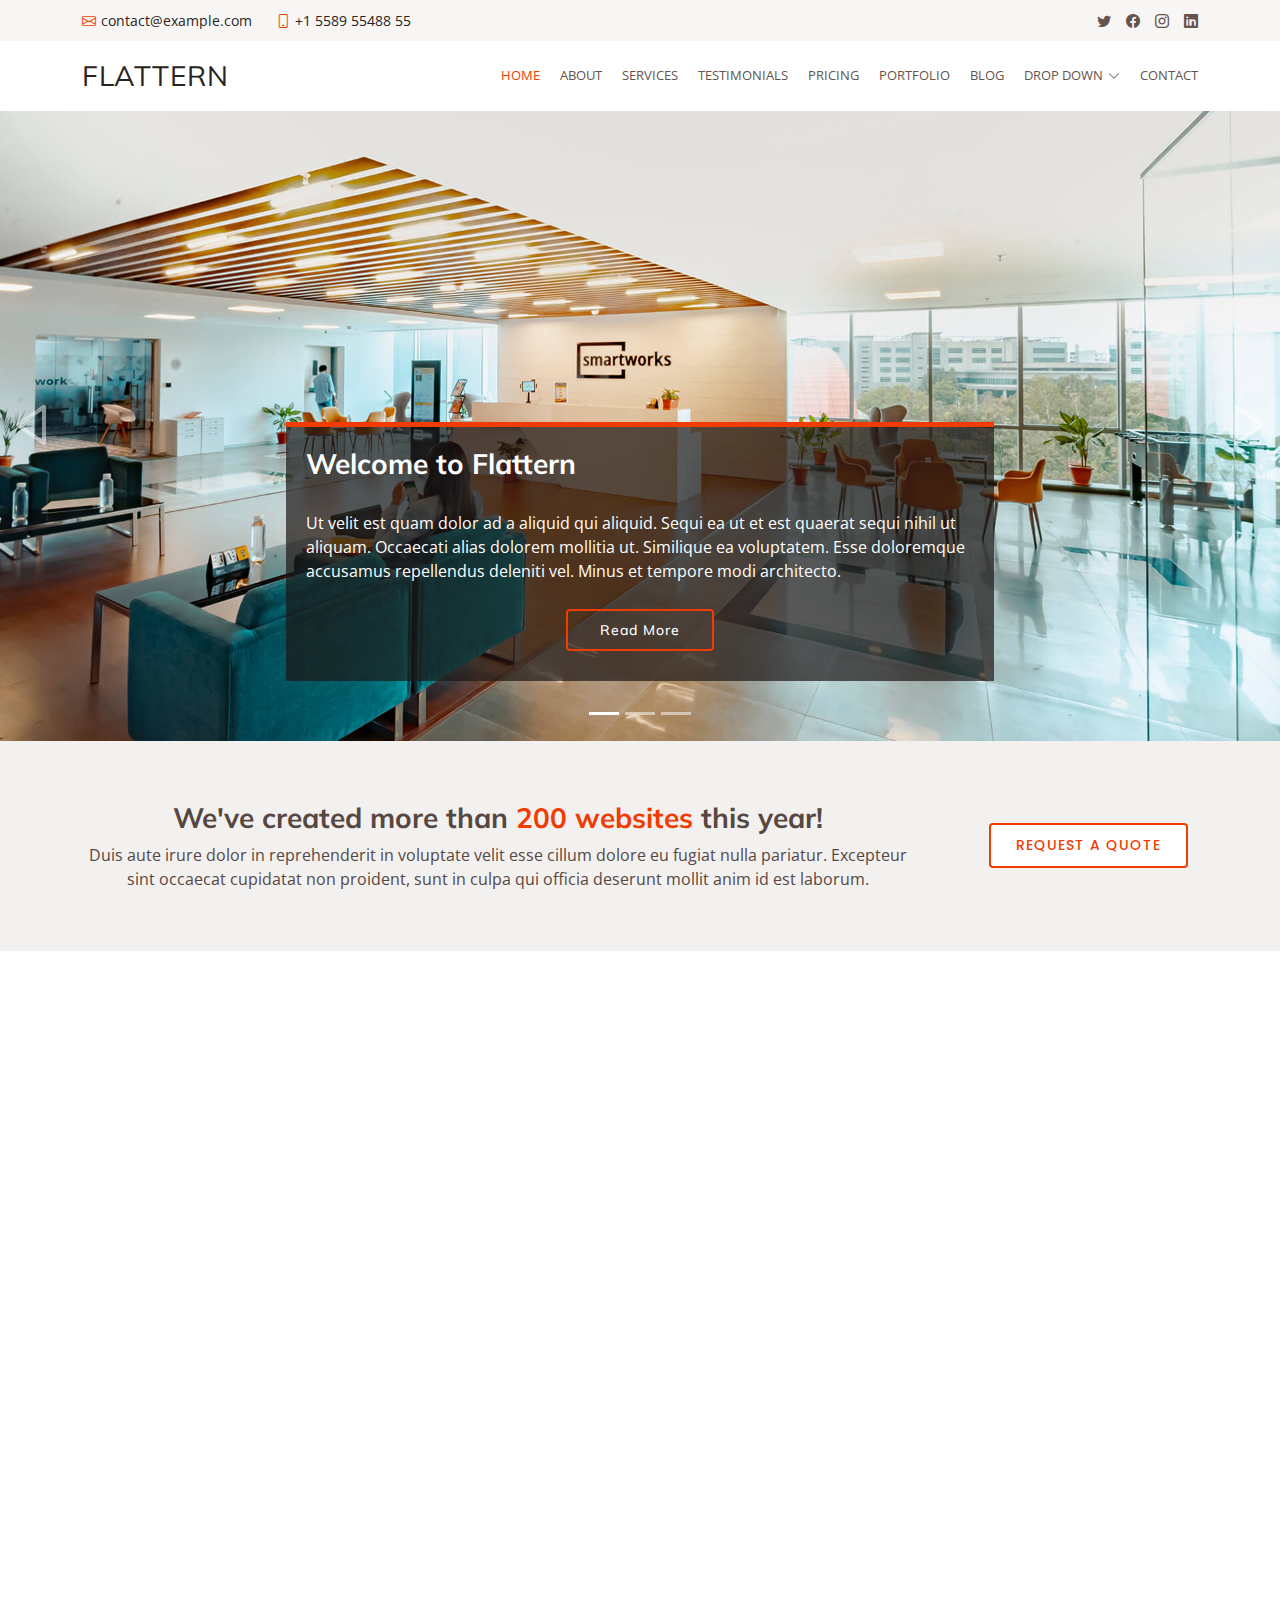
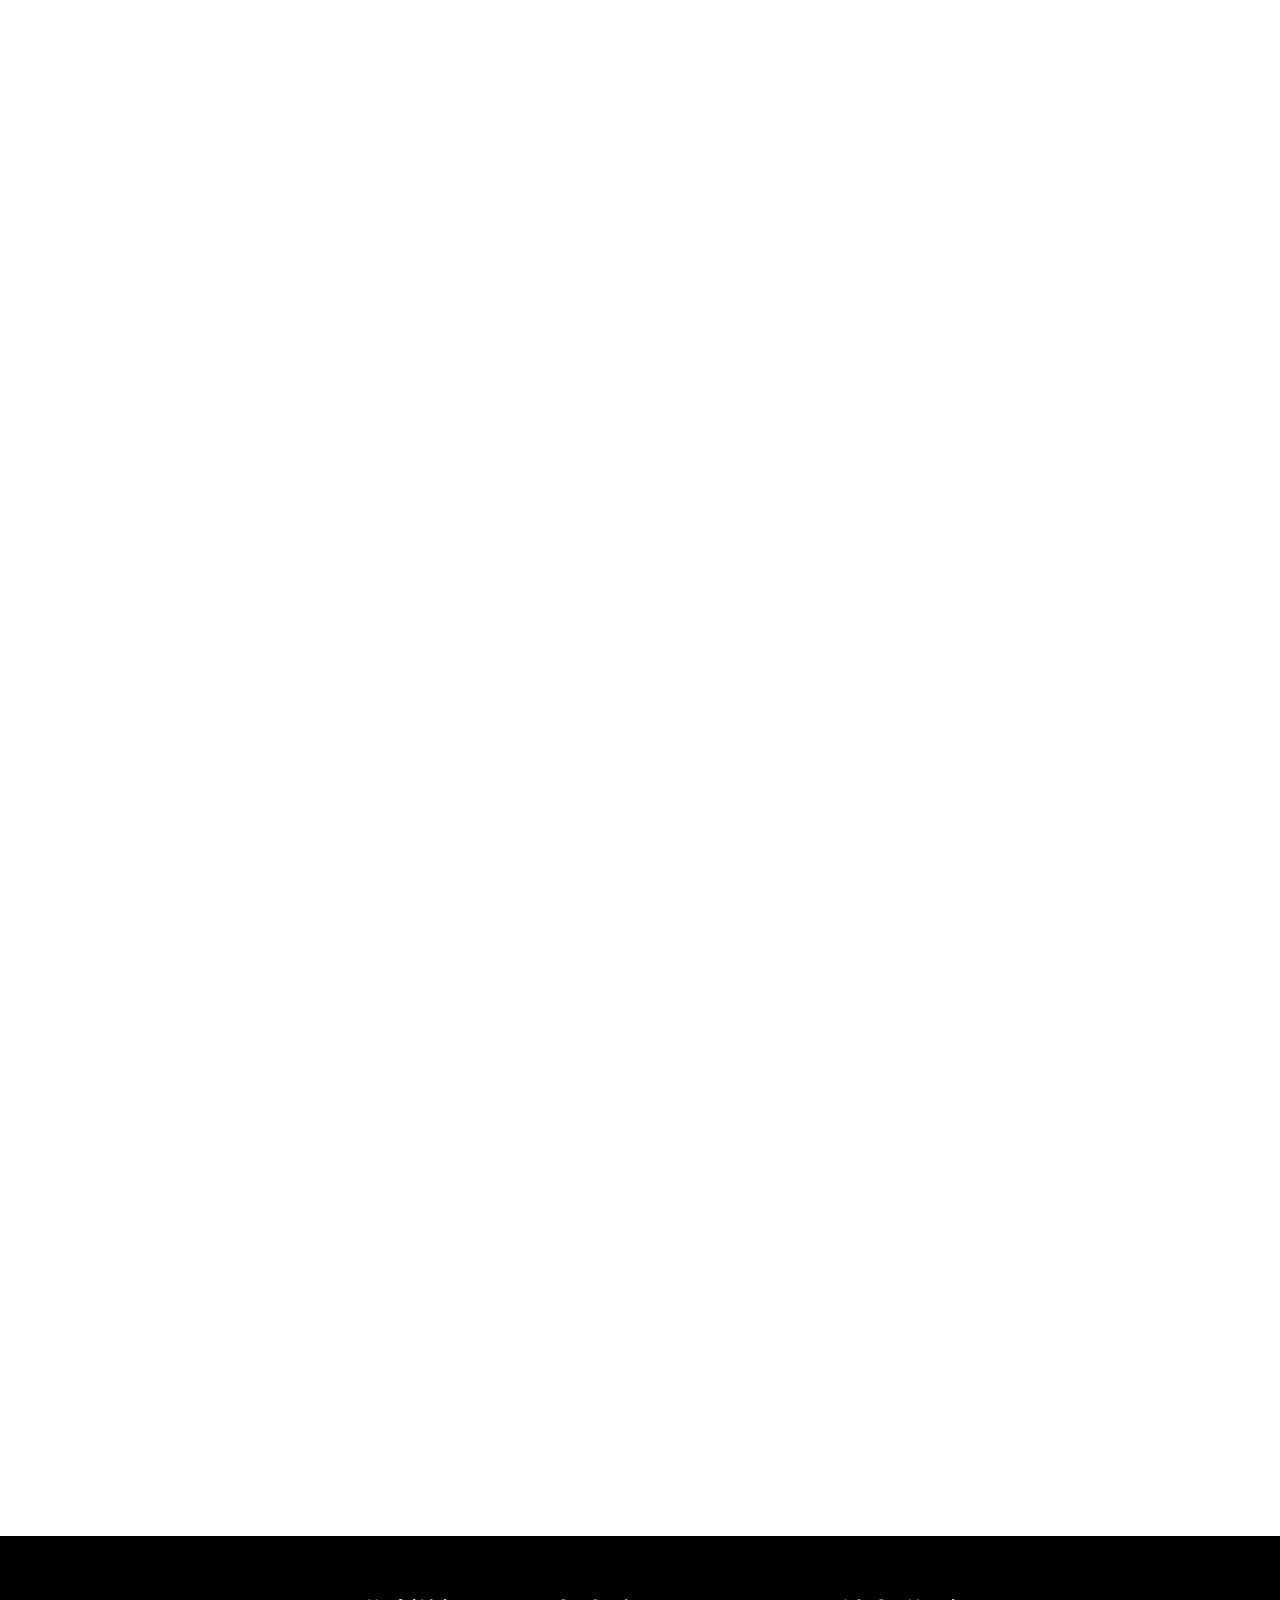
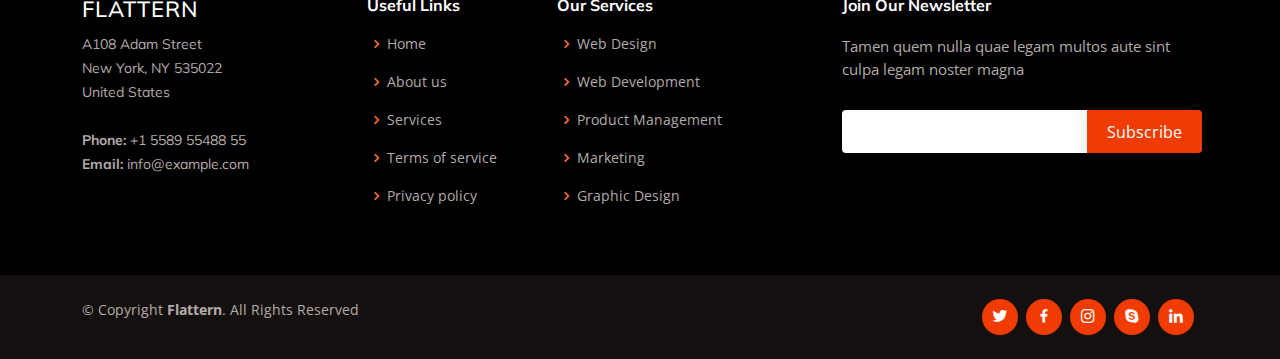
<file: index.html>
<!DOCTYPE html>
<html lang="en">

<head>
  <meta charset="utf-8">
  <meta content="width=device-width, initial-scale=1.0" name="viewport">

  <title>Flattern Bootstrap Template - Index</title>
  <meta content="" name="description">
  <meta content="" name="keywords">

  <!-- Favicons -->
  <link href="assets/img/favicon.png" rel="icon">
  <link href="assets/img/apple-touch-icon.png" rel="apple-touch-icon">

  <!-- Google Fonts -->
  <link href="https://fonts.googleapis.com/css?family=Open+Sans:300,300i,400,400i,600,600i,700,700i|Muli:300,300i,400,400i,500,500i,600,600i,700,700i|Poppins:300,300i,400,400i,500,500i,600,600i,700,700i" rel="stylesheet">

  <!-- Vendor CSS Files -->
  <link href="assets/vendor/animate.css/animate.min.css" rel="stylesheet">
  <link href="assets/vendor/aos/aos.css" rel="stylesheet">
  <link href="assets/vendor/bootstrap/css/bootstrap.min.css" rel="stylesheet">
  <link href="assets/vendor/bootstrap-icons/bootstrap-icons.css" rel="stylesheet">
  <link href="assets/vendor/boxicons/css/boxicons.min.css" rel="stylesheet">
  <link href="assets/vendor/glightbox/css/glightbox.min.css" rel="stylesheet">
  <link href="assets/vendor/swiper/swiper-bundle.min.css" rel="stylesheet">

  <!-- Template Main CSS File -->
  <link href="assets/css/style.css" rel="stylesheet">

</head>

<body>

  <!-- ======= Top Bar ======= -->
  <section id="topbar" class="d-flex align-items-center">
    <div class="container d-flex justify-content-center justify-content-md-between">
      <div class="contact-info d-flex align-items-center">
        <i class="bi bi-envelope d-flex align-items-center"><a href="mailto:contact@example.com">contact@example.com</a></i>
        <i class="bi bi-phone d-flex align-items-center ms-4"><span>+1 5589 55488 55</span></i>
      </div>
      <div class="social-links d-none d-md-flex align-items-center">
        <a href="#" class="twitter"><i class="bi bi-twitter"></i></a>
        <a href="#" class="facebook"><i class="bi bi-facebook"></i></a>
        <a href="#" class="instagram"><i class="bi bi-instagram"></i></a>
        <a href="#" class="linkedin"><i class="bi bi-linkedin"></i></i></a>
      </div>
    </div>
  </section>

  <!-- ======= Header ======= -->
  <header id="header" class="d-flex align-items-center">
    <div class="container d-flex justify-content-between">

      <div class="logo">
        <h1 class="text-light"><a href="index.html">Flattern</a></h1>
        <!-- Uncomment below if you prefer to use an image logo -->
        <!-- <a href="index.html"><img src="assets/img/logo.png" alt="" class="img-fluid"></a>-->
      </div>

      <nav id="navbar" class="navbar">
        <ul>
          <li><a class="active" href="index.html">Home</a></li>
          <li><a href="about.html">About</a></li>
          <li><a href="services.html">Services</a></li>
          <li><a href="testimonials.html">Testimonials</a></li>
          <li><a href="pricing.html">Pricing</a></li>
          <li><a href="portfolio.html">Portfolio</a></li>
          <li><a href="blog.html">Blog</a></li>
          <li class="dropdown"><a href="#"><span>Drop Down</span> <i class="bi bi-chevron-down"></i></a>
            <ul>
              <li><a href="#">Drop Down 1</a></li>
              <li class="dropdown"><a href="#"><span>Deep Drop Down</span> <i class="bi bi-chevron-right"></i></a>
                <ul>
                  <li><a href="#">Deep Drop Down 1</a></li>
                  <li><a href="#">Deep Drop Down 2</a></li>
                  <li><a href="#">Deep Drop Down 3</a></li>
                  <li><a href="#">Deep Drop Down 4</a></li>
                  <li><a href="#">Deep Drop Down 5</a></li>
                </ul>
              </li>
              <li><a href="#">Drop Down 2</a></li>
              <li><a href="#">Drop Down 3</a></li>
              <li><a href="#">Drop Down 4</a></li>
            </ul>
          </li>
          <li><a href="contact.html">Contact</a></li>
        </ul>
        <i class="bi bi-list mobile-nav-toggle"></i>
      </nav><!-- .navbar -->

    </div>
  </header><!-- End Header -->

  <!-- ======= Hero Section ======= -->
  <section id="hero">
    <div id="heroCarousel" data-bs-interval="5000" class="carousel slide carousel-fade" data-bs-ride="carousel">

      <div class="carousel-inner" role="listbox">

        <!-- Slide 1 -->
        <div class="carousel-item active" style="background-image: url(assets/img/slide/slide-1.jpg);">
          <div class="carousel-container">
            <div class="carousel-content animate__animated animate__fadeInUp">
              <h2>Welcome to <span>Flattern</span></h2>
              <p>Ut velit est quam dolor ad a aliquid qui aliquid. Sequi ea ut et est quaerat sequi nihil ut aliquam. Occaecati alias dolorem mollitia ut. Similique ea voluptatem. Esse doloremque accusamus repellendus deleniti vel. Minus et tempore modi architecto.</p>
              <div class="text-center"><a href="" class="btn-get-started">Read More</a></div>
            </div>
          </div>
        </div>

        <!-- Slide 2 -->
        <div class="carousel-item" style="background-image: url(assets/img/slide/slide-2.jpg);">
          <div class="carousel-container">
            <div class="carousel-content animate__animated animate__fadeInUp">
              <h2>Lorem Ipsum Dolor</h2>
              <p>Ut velit est quam dolor ad a aliquid qui aliquid. Sequi ea ut et est quaerat sequi nihil ut aliquam. Occaecati alias dolorem mollitia ut. Similique ea voluptatem. Esse doloremque accusamus repellendus deleniti vel. Minus et tempore modi architecto.</p>
              <div class="text-center"><a href="" class="btn-get-started">Read More</a></div>
            </div>
          </div>
        </div>

        <!-- Slide 3 -->
        <div class="carousel-item" style="background-image: url(assets/img/slide/slide-3.jpg);">
          <div class="carousel-container">
            <div class="carousel-content animate__animated animate__fadeInUp">
              <h2>Sequi ea ut et est quaerat</h2>
              <p>Ut velit est quam dolor ad a aliquid qui aliquid. Sequi ea ut et est quaerat sequi nihil ut aliquam. Occaecati alias dolorem mollitia ut. Similique ea voluptatem. Esse doloremque accusamus repellendus deleniti vel. Minus et tempore modi architecto.</p>
              <div class="text-center"><a href="" class="btn-get-started">Read More</a></div>
            </div>
          </div>
        </div>

      </div>

      <a class="carousel-control-prev" href="#heroCarousel" role="button" data-bs-slide="prev">
        <span class="carousel-control-prev-icon bx bx-left-arrow" aria-hidden="true"></span>
      </a>

      <a class="carousel-control-next" href="#heroCarousel" role="button" data-bs-slide="next">
        <span class="carousel-control-next-icon bx bx-right-arrow" aria-hidden="true"></span>
      </a>

      <ol class="carousel-indicators" id="hero-carousel-indicators"></ol>

    </div>
  </section><!-- End Hero -->

  <main id="main">

    <!-- ======= Cta Section ======= -->
    <section id="cta" class="cta">
      <div class="container">

        <div class="row">
          <div class="col-lg-9 text-center text-lg-left">
            <h3>We've created more than <span>200 websites</span> this year!</h3>
            <p> Duis aute irure dolor in reprehenderit in voluptate velit esse cillum dolore eu fugiat nulla pariatur. Excepteur sint occaecat cupidatat non proident, sunt in culpa qui officia deserunt mollit anim id est laborum.</p>
          </div>
          <div class="col-lg-3 cta-btn-container text-center">
            <a class="cta-btn align-middle" href="#">Request a quote</a>
          </div>
        </div>

      </div>
    </section><!-- End Cta Section -->

    <!-- ======= Services Section ======= -->
    <section id="services" class="services">
      <div class="container">

        <div class="row">
          <div class="col-lg-4 col-md-6">
            <div class="icon-box" data-aos="fade-up">
              <div class="icon"><i class="bi bi-briefcase"></i></div>
              <h4 class="title"><a href="">Lorem Ipsum</a></h4>
              <p class="description">Voluptatum deleniti atque corrupti quos dolores et quas molestias excepturi sint occaecati cupiditate non provident</p>
            </div>
          </div>
          <div class="col-lg-4 col-md-6">
            <div class="icon-box" data-aos="fade-up" data-aos-delay="100">
              <div class="icon"><i class="bi bi-card-checklist"></i></div>
              <h4 class="title"><a href="">Dolor Sitema</a></h4>
              <p class="description">Minim veniam, quis nostrud exercitation ullamco laboris nisi ut aliquip ex ea commodo consequat tarad limino ata</p>
            </div>
          </div>
          <div class="col-lg-4 col-md-6">
            <div class="icon-box" data-aos="fade-up" data-aos-delay="200">
              <div class="icon"><i class="bi bi-bar-chart"></i></div>
              <h4 class="title"><a href="">Sed ut perspiciatis</a></h4>
              <p class="description">Duis aute irure dolor in reprehenderit in voluptate velit esse cillum dolore eu fugiat nulla pariatur</p>
            </div>
          </div>
          <div class="col-lg-4 col-md-6">
            <div class="icon-box" data-aos="fade-up" data-aos-delay="200">
              <div class="icon"><i class="bi bi-binoculars"></i></div>
              <h4 class="title"><a href="">Magni Dolores</a></h4>
              <p class="description">Excepteur sint occaecat cupidatat non proident, sunt in culpa qui officia deserunt mollit anim id est laborum</p>
            </div>
          </div>
          <div class="col-lg-4 col-md-6">
            <div class="icon-box" data-aos="fade-up" data-aos-delay="300">
              <div class="icon"><i class="bi bi-brightness-high"></i></div>
              <h4 class="title"><a href="">Nemo Enim</a></h4>
              <p class="description">At vero eos et accusamus et iusto odio dignissimos ducimus qui blanditiis praesentium voluptatum deleniti atque</p>
            </div>
          </div>
          <div class="col-lg-4 col-md-6">
            <div class="icon-box" data-aos="fade-up" data-aos-delay="400">
              <div class="icon"><i class="bi bi-calendar4-week"></i></div>
              <h4 class="title"><a href="">Eiusmod Tempor</a></h4>
              <p class="description">Et harum quidem rerum facilis est et expedita distinctio. Nam libero tempore, cum soluta nobis est eligendi</p>
            </div>
          </div>
        </div>

      </div>
    </section><!-- End Services Section -->

    <!-- ======= Portfolio Section ======= -->
    <section id="portfolio" class="portfolio">
      <div class="container">

        <div class="row" data-aos="fade-up">
          <div class="col-lg-12 d-flex justify-content-center">
            <ul id="portfolio-flters">
              <li data-filter="*" class="filter-active">All</li>
              <li data-filter=".filter-app">App</li>
              <li data-filter=".filter-card">Card</li>
              <li data-filter=".filter-web">Web</li>
            </ul>
          </div>
        </div>

        <div class="row portfolio-container" data-aos="fade-up">

          <div class="col-lg-4 col-md-6 portfolio-item filter-app">
            <img src="assets/img/portfolio/portfolio-1.jpg" class="img-fluid" alt="">
            <div class="portfolio-info">
              <h4>App 1</h4>
              <p>App</p>
              <a href="assets/img/portfolio/portfolio-1.jpg" data-gallery="portfolioGallery" class="portfolio-lightbox preview-link" title="App 1"><i class="bx bx-plus"></i></a>
              <a href="portfolio-details.html" class="details-link" title="More Details"><i class="bx bx-link"></i></a>
            </div>
          </div>

          <div class="col-lg-4 col-md-6 portfolio-item filter-web">
            <img src="assets/img/portfolio/portfolio-2.jpg" class="img-fluid" alt="">
            <div class="portfolio-info">
              <h4>Web 3</h4>
              <p>Web</p>
              <a href="assets/img/portfolio/portfolio-2.jpg" data-gallery="portfolioGallery" class="portfolio-lightbox preview-link" title="Web 3"><i class="bx bx-plus"></i></a>
              <a href="portfolio-details.html" class="details-link" title="More Details"><i class="bx bx-link"></i></a>
            </div>
          </div>

          <div class="col-lg-4 col-md-6 portfolio-item filter-app">
            <img src="assets/img/portfolio/portfolio-3.jpg" class="img-fluid" alt="">
            <div class="portfolio-info">
              <h4>App 2</h4>
              <p>App</p>
              <a href="assets/img/portfolio/portfolio-3.jpg" data-gallery="portfolioGallery" class="portfolio-lightbox preview-link" title="App 2"><i class="bx bx-plus"></i></a>
              <a href="portfolio-details.html" class="details-link" title="More Details"><i class="bx bx-link"></i></a>
            </div>
          </div>

          <div class="col-lg-4 col-md-6 portfolio-item filter-card">
            <img src="assets/img/portfolio/portfolio-4.jpg" class="img-fluid" alt="">
            <div class="portfolio-info">
              <h4>Card 2</h4>
              <p>Card</p>
              <a href="assets/img/portfolio/portfolio-4.jpg" data-gallery="portfolioGallery" class="portfolio-lightbox preview-link" title="Card 2"><i class="bx bx-plus"></i></a>
              <a href="portfolio-details.html" class="details-link" title="More Details"><i class="bx bx-link"></i></a>
            </div>
          </div>

          <div class="col-lg-4 col-md-6 portfolio-item filter-web">
            <img src="assets/img/portfolio/portfolio-5.jpg" class="img-fluid" alt="">
            <div class="portfolio-info">
              <h4>Web 2</h4>
              <p>Web</p>
              <a href="assets/img/portfolio/portfolio-5.jpg" data-gallery="portfolioGallery" class="portfolio-lightbox preview-link" title="Web 2"><i class="bx bx-plus"></i></a>
              <a href="portfolio-details.html" class="details-link" title="More Details"><i class="bx bx-link"></i></a>
            </div>
          </div>

          <div class="col-lg-4 col-md-6 portfolio-item filter-app">
            <img src="assets/img/portfolio/portfolio-6.jpg" class="img-fluid" alt="">
            <div class="portfolio-info">
              <h4>App 3</h4>
              <p>App</p>
              <a href="assets/img/portfolio/portfolio-6.jpg" data-gallery="portfolioGallery" class="portfolio-lightbox preview-link" title="App 3"><i class="bx bx-plus"></i></a>
              <a href="portfolio-details.html" class="details-link" title="More Details"><i class="bx bx-link"></i></a>
            </div>
          </div>

          <div class="col-lg-4 col-md-6 portfolio-item filter-card">
            <img src="assets/img/portfolio/portfolio-7.jpg" class="img-fluid" alt="">
            <div class="portfolio-info">
              <h4>Card 1</h4>
              <p>Card</p>
              <a href="assets/img/portfolio/portfolio-7.jpg" data-gallery="portfolioGallery" class="portfolio-lightbox preview-link" title="Card 1"><i class="bx bx-plus"></i></a>
              <a href="portfolio-details.html" class="details-link" title="More Details"><i class="bx bx-link"></i></a>
            </div>
          </div>

          <div class="col-lg-4 col-md-6 portfolio-item filter-card">
            <img src="assets/img/portfolio/portfolio-8.jpg" class="img-fluid" alt="">
            <div class="portfolio-info">
              <h4>Card 3</h4>
              <p>Card</p>
              <a href="assets/img/portfolio/portfolio-8.jpg" data-gallery="portfolioGallery" class="portfolio-lightbox preview-link" title="Card 3"><i class="bx bx-plus"></i></a>
              <a href="portfolio-details.html" class="details-link" title="More Details"><i class="bx bx-link"></i></a>
            </div>
          </div>

          <div class="col-lg-4 col-md-6 portfolio-item filter-web">
            <img src="assets/img/portfolio/portfolio-9.jpg" class="img-fluid" alt="">
            <div class="portfolio-info">
              <h4>Web 3</h4>
              <p>Web</p>
              <a href="assets/img/portfolio/portfolio-9.jpg" data-gallery="portfolioGallery" class="portfolio-lightbox preview-link" title="Web 3"><i class="bx bx-plus"></i></a>
              <a href="portfolio-details.html" class="details-link" title="More Details"><i class="bx bx-link"></i></a>
            </div>
          </div>

        </div>

      </div>
    </section><!-- End Portfolio Section -->

    <!-- ======= Our Clients Section ======= -->
    <section id="clients" class="clients">
      <div class="container">

        <div class="section-title" data-aos="fade-up">
          <h2>Our <strong>Clients</strong></h2>
          <p>Magnam dolores commodi suscipit. Necessitatibus eius consequatur ex aliquid fuga eum quidem. Sit sint consectetur velit. Quisquam quos quisquam cupiditate. Et nemo qui impedit suscipit alias ea. Quia fugiat sit in iste officiis commodi quidem hic quas.</p>
        </div>

        <div class="row no-gutters clients-wrap clearfix" data-aos="fade-up">

          <div class="col-lg-3 col-md-4 col-xs-6">
            <div class="client-logo">
              <img src="assets/img/clients/client-1.png" class="img-fluid" alt="">
            </div>
          </div>

          <div class="col-lg-3 col-md-4 col-xs-6">
            <div class="client-logo">
              <img src="assets/img/clients/client-2.png" class="img-fluid" alt="">
            </div>
          </div>

          <div class="col-lg-3 col-md-4 col-xs-6">
            <div class="client-logo">
              <img src="assets/img/clients/client-3.png" class="img-fluid" alt="">
            </div>
          </div>

          <div class="col-lg-3 col-md-4 col-xs-6">
            <div class="client-logo">
              <img src="assets/img/clients/client-4.png" class="img-fluid" alt="">
            </div>
          </div>

          <div class="col-lg-3 col-md-4 col-xs-6">
            <div class="client-logo">
              <img src="assets/img/clients/client-5.png" class="img-fluid" alt="">
            </div>
          </div>

          <div class="col-lg-3 col-md-4 col-xs-6">
            <div class="client-logo">
              <img src="assets/img/clients/client-6.png" class="img-fluid" alt="">
            </div>
          </div>

          <div class="col-lg-3 col-md-4 col-xs-6">
            <div class="client-logo">
              <img src="assets/img/clients/client-7.png" class="img-fluid" alt="">
            </div>
          </div>

          <div class="col-lg-3 col-md-4 col-xs-6">
            <div class="client-logo">
              <img src="assets/img/clients/client-8.png" class="img-fluid" alt="">
            </div>
          </div>

        </div>

      </div>
    </section><!-- End Our Clients Section -->

  </main><!-- End #main -->

  <!-- ======= Footer ======= -->
  <footer id="footer">

    <div class="footer-top">
      <div class="container">
        <div class="row">

          <div class="col-lg-3 col-md-6 footer-contact">
            <h3>Flattern</h3>
            <p>
              A108 Adam Street <br>
              New York, NY 535022<br>
              United States <br><br>
              <strong>Phone:</strong> +1 5589 55488 55<br>
              <strong>Email:</strong> info@example.com<br>
            </p>
          </div>

          <div class="col-lg-2 col-md-6 footer-links">
            <h4>Useful Links</h4>
            <ul>
              <li><i class="bx bx-chevron-right"></i> <a href="#">Home</a></li>
              <li><i class="bx bx-chevron-right"></i> <a href="#">About us</a></li>
              <li><i class="bx bx-chevron-right"></i> <a href="#">Services</a></li>
              <li><i class="bx bx-chevron-right"></i> <a href="#">Terms of service</a></li>
              <li><i class="bx bx-chevron-right"></i> <a href="#">Privacy policy</a></li>
            </ul>
          </div>

          <div class="col-lg-3 col-md-6 footer-links">
            <h4>Our Services</h4>
            <ul>
              <li><i class="bx bx-chevron-right"></i> <a href="#">Web Design</a></li>
              <li><i class="bx bx-chevron-right"></i> <a href="#">Web Development</a></li>
              <li><i class="bx bx-chevron-right"></i> <a href="#">Product Management</a></li>
              <li><i class="bx bx-chevron-right"></i> <a href="#">Marketing</a></li>
              <li><i class="bx bx-chevron-right"></i> <a href="#">Graphic Design</a></li>
            </ul>
          </div>

          <div class="col-lg-4 col-md-6 footer-newsletter">
            <h4>Join Our Newsletter</h4>
            <p>Tamen quem nulla quae legam multos aute sint culpa legam noster magna</p>
            <form action="" method="post">
              <input type="email" name="email"><input type="submit" value="Subscribe">
            </form>
          </div>

        </div>
      </div>
    </div>

    <div class="container d-md-flex py-4">

      <div class="me-md-auto text-center text-md-start">
        <div class="copyright">
          &copy; Copyright <strong><span>Flattern</span></strong>. All Rights Reserved
        </div>

      </div>
      <div class="social-links text-center text-md-right pt-3 pt-md-0">
        <a href="#" class="twitter"><i class="bx bxl-twitter"></i></a>
        <a href="#" class="facebook"><i class="bx bxl-facebook"></i></a>
        <a href="#" class="instagram"><i class="bx bxl-instagram"></i></a>
        <a href="#" class="google-plus"><i class="bx bxl-skype"></i></a>
        <a href="#" class="linkedin"><i class="bx bxl-linkedin"></i></a>
      </div>
    </div>
  </footer><!-- End Footer -->

  <a href="#" class="back-to-top d-flex align-items-center justify-content-center"><i class="bi bi-arrow-up-short"></i></a>

  <!-- Vendor JS Files -->
  <script src="assets/vendor/aos/aos.js"></script>
  <script src="assets/vendor/bootstrap/js/bootstrap.bundle.min.js"></script>
  <script src="assets/vendor/glightbox/js/glightbox.min.js"></script>
  <script src="assets/vendor/isotope-layout/isotope.pkgd.min.js"></script>
  <script src="assets/vendor/php-email-form/validate.js"></script>
  <script src="assets/vendor/swiper/swiper-bundle.min.js"></script>
  <script src="assets/vendor/waypoints/noframework.waypoints.js"></script>

  <!-- Template Main JS File -->
  <script src="assets/js/main.js"></script>

</body>

</html>
</file>
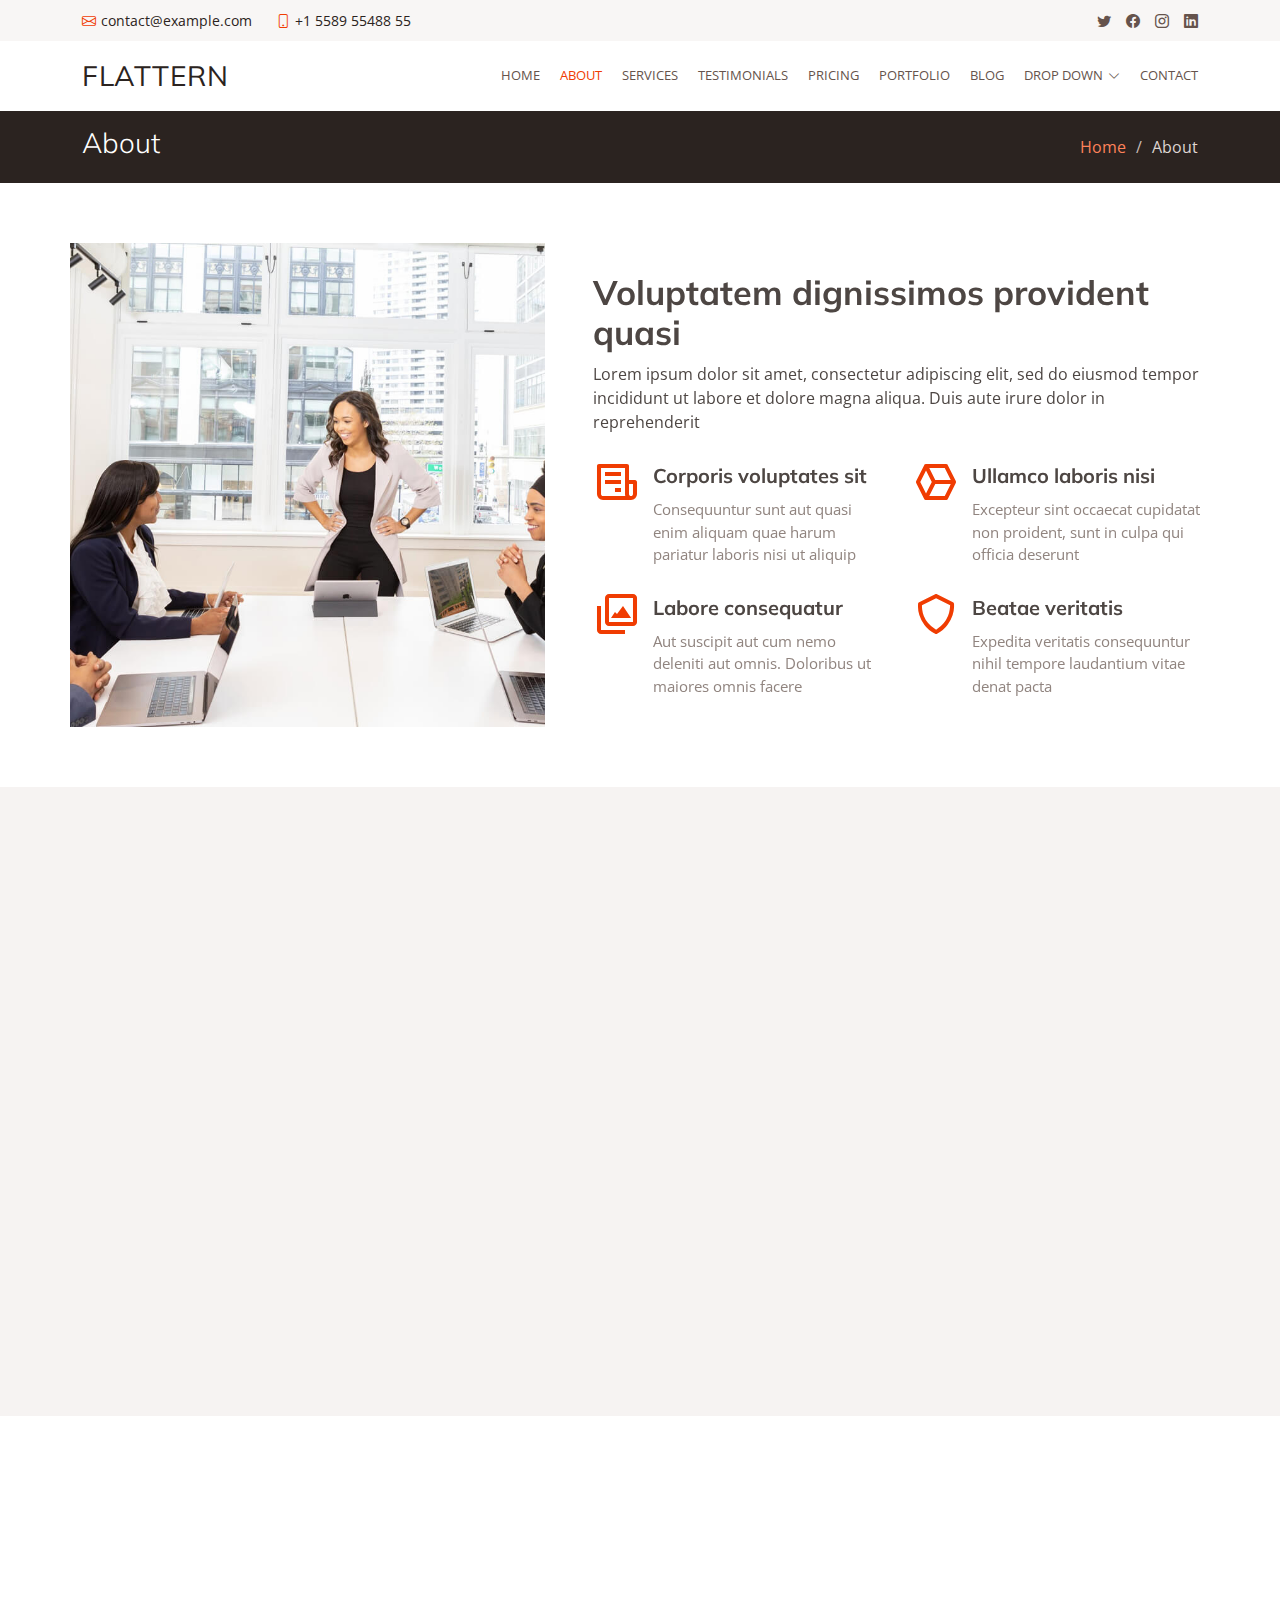
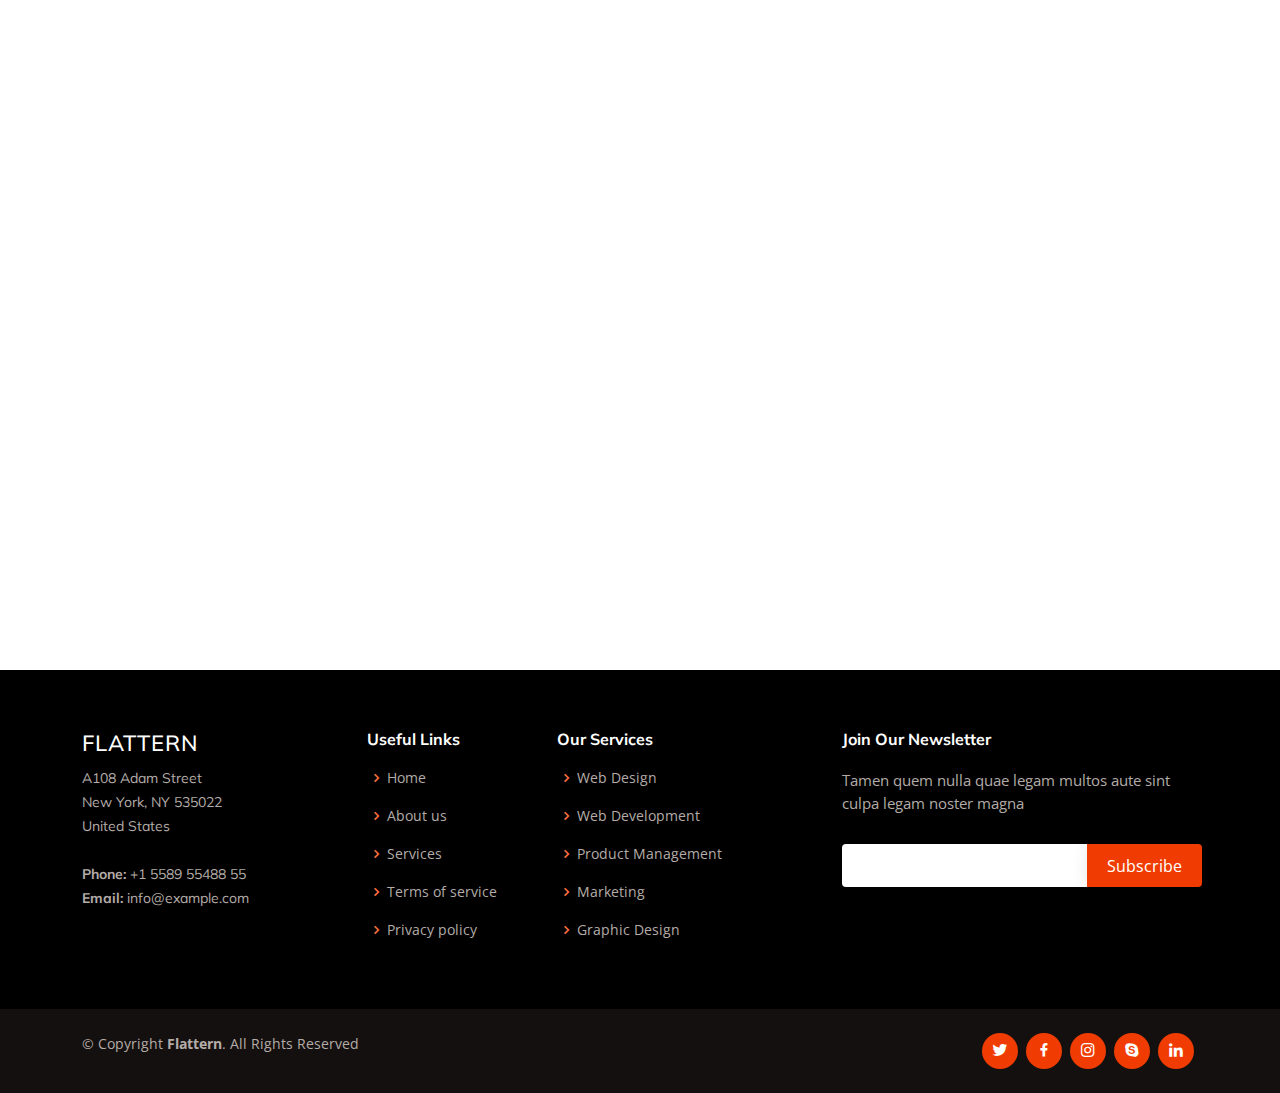
<file: about.html>
<!DOCTYPE html>
<html lang="en">

<head>
  <meta charset="utf-8">
  <meta content="width=device-width, initial-scale=1.0" name="viewport">

  <title>About - Flattern Bootstrap Template</title>
  <meta content="" name="description">
  <meta content="" name="keywords">

  <!-- Favicons -->
  <link href="assets/img/favicon.png" rel="icon">
  <link href="assets/img/apple-touch-icon.png" rel="apple-touch-icon">

  <!-- Google Fonts -->
  <link href="https://fonts.googleapis.com/css?family=Open+Sans:300,300i,400,400i,600,600i,700,700i|Muli:300,300i,400,400i,500,500i,600,600i,700,700i|Poppins:300,300i,400,400i,500,500i,600,600i,700,700i" rel="stylesheet">

  <!-- Vendor CSS Files -->
  <link href="assets/vendor/animate.css/animate.min.css" rel="stylesheet">
  <link href="assets/vendor/aos/aos.css" rel="stylesheet">
  <link href="assets/vendor/bootstrap/css/bootstrap.min.css" rel="stylesheet">
  <link href="assets/vendor/bootstrap-icons/bootstrap-icons.css" rel="stylesheet">
  <link href="assets/vendor/boxicons/css/boxicons.min.css" rel="stylesheet">
  <link href="assets/vendor/glightbox/css/glightbox.min.css" rel="stylesheet">
  <link href="assets/vendor/swiper/swiper-bundle.min.css" rel="stylesheet">

  <!-- Template Main CSS File -->
  <link href="assets/css/style.css" rel="stylesheet">

</head>

<body>

  <!-- ======= Top Bar ======= -->
  <section id="topbar" class="d-flex align-items-center">
    <div class="container d-flex justify-content-center justify-content-md-between">
      <div class="contact-info d-flex align-items-center">
        <i class="bi bi-envelope d-flex align-items-center"><a href="mailto:contact@example.com">contact@example.com</a></i>
        <i class="bi bi-phone d-flex align-items-center ms-4"><span>+1 5589 55488 55</span></i>
      </div>
      <div class="social-links d-none d-md-flex align-items-center">
        <a href="#" class="twitter"><i class="bi bi-twitter"></i></a>
        <a href="#" class="facebook"><i class="bi bi-facebook"></i></a>
        <a href="#" class="instagram"><i class="bi bi-instagram"></i></a>
        <a href="#" class="linkedin"><i class="bi bi-linkedin"></i></i></a>
      </div>
    </div>
  </section>

  <!-- ======= Header ======= -->
  <header id="header" class="d-flex align-items-center">
    <div class="container d-flex justify-content-between">

      <div class="logo">
        <h1 class="text-light"><a href="index.html">Flattern</a></h1>
        <!-- Uncomment below if you prefer to use an image logo -->
        <!-- <a href="index.html"><img src="assets/img/logo.png" alt="" class="img-fluid"></a>-->
      </div>

      <nav id="navbar" class="navbar">
        <ul>
          <li><a href="index.html">Home</a></li>
          <li><a class="active" href="about.html">About</a></li>
          <li><a href="services.html">Services</a></li>
          <li><a href="testimonials.html">Testimonials</a></li>
          <li><a href="pricing.html">Pricing</a></li>
          <li><a href="portfolio.html">Portfolio</a></li>
          <li><a href="blog.html">Blog</a></li>
          <li class="dropdown"><a href="#"><span>Drop Down</span> <i class="bi bi-chevron-down"></i></a>
            <ul>
              <li><a href="#">Drop Down 1</a></li>
              <li class="dropdown"><a href="#"><span>Deep Drop Down</span> <i class="bi bi-chevron-right"></i></a>
                <ul>
                  <li><a href="#">Deep Drop Down 1</a></li>
                  <li><a href="#">Deep Drop Down 2</a></li>
                  <li><a href="#">Deep Drop Down 3</a></li>
                  <li><a href="#">Deep Drop Down 4</a></li>
                  <li><a href="#">Deep Drop Down 5</a></li>
                </ul>
              </li>
              <li><a href="#">Drop Down 2</a></li>
              <li><a href="#">Drop Down 3</a></li>
              <li><a href="#">Drop Down 4</a></li>
            </ul>
          </li>
          <li><a href="contact.html">Contact</a></li>
        </ul>
        <i class="bi bi-list mobile-nav-toggle"></i>
      </nav><!-- .navbar -->

    </div>
  </header><!-- End Header -->

  <main id="main">

    <!-- ======= Breadcrumbs ======= -->
    <section id="breadcrumbs" class="breadcrumbs">
      <div class="container">

        <div class="d-flex justify-content-between align-items-center">
          <h2>About</h2>
          <ol>
            <li><a href="index.html">Home</a></li>
            <li>About</li>
          </ol>
        </div>

      </div>
    </section><!-- End Breadcrumbs -->

    <!-- ======= About Us Section ======= -->
    <section id="about-us" class="about-us">
      <div class="container">

        <div class="row no-gutters">
          <div class="image col-xl-5 d-flex align-items-stretch justify-content-center justify-content-lg-start" data-aos="fade-right"></div>
          <div class="col-xl-7 ps-0 ps-lg-5 pe-lg-1 d-flex align-items-stretch">
            <div class="content d-flex flex-column justify-content-center">
              <h3 data-aos="fade-up">Voluptatem dignissimos provident quasi</h3>
              <p data-aos="fade-up">
                Lorem ipsum dolor sit amet, consectetur adipiscing elit, sed do eiusmod tempor incididunt ut labore et dolore magna aliqua. Duis aute irure dolor in reprehenderit
              </p>
              <div class="row">
                <div class="col-md-6 icon-box" data-aos="fade-up">
                  <i class="bx bx-receipt"></i>
                  <h4>Corporis voluptates sit</h4>
                  <p>Consequuntur sunt aut quasi enim aliquam quae harum pariatur laboris nisi ut aliquip</p>
                </div>
                <div class="col-md-6 icon-box" data-aos="fade-up" data-aos-delay="100">
                  <i class="bx bx-cube-alt"></i>
                  <h4>Ullamco laboris nisi</h4>
                  <p>Excepteur sint occaecat cupidatat non proident, sunt in culpa qui officia deserunt</p>
                </div>
                <div class="col-md-6 icon-box" data-aos="fade-up" data-aos-delay="200">
                  <i class="bx bx-images"></i>
                  <h4>Labore consequatur</h4>
                  <p>Aut suscipit aut cum nemo deleniti aut omnis. Doloribus ut maiores omnis facere</p>
                </div>
                <div class="col-md-6 icon-box" data-aos="fade-up" data-aos-delay="300">
                  <i class="bx bx-shield"></i>
                  <h4>Beatae veritatis</h4>
                  <p>Expedita veritatis consequuntur nihil tempore laudantium vitae denat pacta</p>
                </div>
              </div>
            </div><!-- End .content-->
          </div>
        </div>

      </div>
    </section><!-- End About Us Section -->

    <!-- ======= Our Team Section ======= -->
    <section id="team" class="team section-bg">
      <div class="container">

        <div class="section-title" data-aos="fade-up">
          <h2>Our <strong>Team</strong></h2>
          <p>Magnam dolores commodi suscipit. Necessitatibus eius consequatur ex aliquid fuga eum quidem. Sit sint consectetur velit. Quisquam quos quisquam cupiditate. Et nemo qui impedit suscipit alias ea. Quia fugiat sit in iste officiis commodi quidem hic quas.</p>
        </div>

        <div class="row">

          <div class="col-lg-3 col-md-6 d-flex align-items-stretch">
            <div class="member" data-aos="fade-up">
              <div class="member-img">
                <img src="assets/img/team/team-1.jpg" class="img-fluid" alt="">
                <div class="social">
                  <a href=""><i class="bi bi-twitter"></i></a>
                  <a href=""><i class="bi bi-facebook"></i></a>
                  <a href=""><i class="bi bi-instagram"></i></a>
                  <a href=""><i class="bi bi-linkedin"></i></a>
                </div>
              </div>
              <div class="member-info">
                <h4>Walter White</h4>
                <span>Chief Executive Officer</span>
              </div>
            </div>
          </div>

          <div class="col-lg-3 col-md-6 d-flex align-items-stretch">
            <div class="member" data-aos="fade-up" data-aos-delay="100">
              <div class="member-img">
                <img src="assets/img/team/team-2.jpg" class="img-fluid" alt="">
                <div class="social">
                  <a href=""><i class="bi bi-twitter"></i></a>
                  <a href=""><i class="bi bi-facebook"></i></a>
                  <a href=""><i class="bi bi-instagram"></i></a>
                  <a href=""><i class="bi bi-linkedin"></i></a>
                </div>
              </div>
              <div class="member-info">
                <h4>Sarah Jhonson</h4>
                <span>Product Manager</span>
              </div>
            </div>
          </div>

          <div class="col-lg-3 col-md-6 d-flex align-items-stretch">
            <div class="member" data-aos="fade-up" data-aos-delay="200">
              <div class="member-img">
                <img src="assets/img/team/team-3.jpg" class="img-fluid" alt="">
                <div class="social">
                  <a href=""><i class="bi bi-twitter"></i></a>
                  <a href=""><i class="bi bi-facebook"></i></a>
                  <a href=""><i class="bi bi-instagram"></i></a>
                  <a href=""><i class="bi bi-linkedin"></i></a>
                </div>
              </div>
              <div class="member-info">
                <h4>William Anderson</h4>
                <span>CTO</span>
              </div>
            </div>
          </div>

          <div class="col-lg-3 col-md-6 d-flex align-items-stretch">
            <div class="member" data-aos="fade-up" data-aos-delay="300">
              <div class="member-img">
                <img src="assets/img/team/team-4.jpg" class="img-fluid" alt="">
                <div class="social">
                  <a href=""><i class="bi bi-twitter"></i></a>
                  <a href=""><i class="bi bi-facebook"></i></a>
                  <a href=""><i class="bi bi-instagram"></i></a>
                  <a href=""><i class="bi bi-linkedin"></i></a>
                </div>
              </div>
              <div class="member-info">
                <h4>Amanda Jepson</h4>
                <span>Accountant</span>
              </div>
            </div>
          </div>

        </div>

      </div>
    </section><!-- End Our Team Section -->

    <!-- ======= Our Skills Section ======= -->
    <section id="skills" class="skills">
      <div class="container">

        <div class="section-title" data-aos="fade-up">
          <h2>Our <strong>Skills</strong></h2>
          <p>Magnam dolores commodi suscipit. Necessitatibus eius consequatur ex aliquid fuga eum quidem. Sit sint consectetur velit. Quisquam quos quisquam cupiditate. Et nemo qui impedit suscipit alias ea. Quia fugiat sit in iste officiis commodi quidem hic quas.</p>
        </div>

        <div class="row skills-content">

          <div class="col-lg-6" data-aos="fade-up">

            <div class="progress">
              <span class="skill">HTML <i class="val">100%</i></span>
              <div class="progress-bar-wrap">
                <div class="progress-bar" role="progressbar" aria-valuenow="100" aria-valuemin="0" aria-valuemax="100"></div>
              </div>
            </div>

            <div class="progress">
              <span class="skill">CSS <i class="val">90%</i></span>
              <div class="progress-bar-wrap">
                <div class="progress-bar" role="progressbar" aria-valuenow="90" aria-valuemin="0" aria-valuemax="100"></div>
              </div>
            </div>

            <div class="progress">
              <span class="skill">JavaScript <i class="val">75%</i></span>
              <div class="progress-bar-wrap">
                <div class="progress-bar" role="progressbar" aria-valuenow="75" aria-valuemin="0" aria-valuemax="100"></div>
              </div>
            </div>

          </div>

          <div class="col-lg-6" data-aos="fade-up" data-aos-delay="100">

            <div class="progress">
              <span class="skill">PHP <i class="val">80%</i></span>
              <div class="progress-bar-wrap">
                <div class="progress-bar" role="progressbar" aria-valuenow="80" aria-valuemin="0" aria-valuemax="100"></div>
              </div>
            </div>

            <div class="progress">
              <span class="skill">WordPress/CMS <i class="val">90%</i></span>
              <div class="progress-bar-wrap">
                <div class="progress-bar" role="progressbar" aria-valuenow="90" aria-valuemin="0" aria-valuemax="100"></div>
              </div>
            </div>

            <div class="progress">
              <span class="skill">Photoshop <i class="val">55%</i></span>
              <div class="progress-bar-wrap">
                <div class="progress-bar" role="progressbar" aria-valuenow="55" aria-valuemin="0" aria-valuemax="100"></div>
              </div>
            </div>

          </div>

        </div>

      </div>
    </section><!-- End Our Skills Section -->

    <!-- ======= Our Clients Section ======= -->
    <section id="clients" class="clients">
      <div class="container">

        <div class="section-title" data-aos="fade-up">
          <h2>Our <strong>Clients</strong></h2>
          <p>Magnam dolores commodi suscipit. Necessitatibus eius consequatur ex aliquid fuga eum quidem. Sit sint consectetur velit. Quisquam quos quisquam cupiditate. Et nemo qui impedit suscipit alias ea. Quia fugiat sit in iste officiis commodi quidem hic quas.</p>
        </div>

        <div class="row no-gutters clients-wrap clearfix" data-aos="fade-up">

          <div class="col-lg-3 col-md-4 col-xs-6">
            <div class="client-logo">
              <img src="assets/img/clients/client-1.png" class="img-fluid" alt="">
            </div>
          </div>

          <div class="col-lg-3 col-md-4 col-xs-6">
            <div class="client-logo">
              <img src="assets/img/clients/client-2.png" class="img-fluid" alt="">
            </div>
          </div>

          <div class="col-lg-3 col-md-4 col-xs-6">
            <div class="client-logo">
              <img src="assets/img/clients/client-3.png" class="img-fluid" alt="">
            </div>
          </div>

          <div class="col-lg-3 col-md-4 col-xs-6">
            <div class="client-logo">
              <img src="assets/img/clients/client-4.png" class="img-fluid" alt="">
            </div>
          </div>

          <div class="col-lg-3 col-md-4 col-xs-6">
            <div class="client-logo">
              <img src="assets/img/clients/client-5.png" class="img-fluid" alt="">
            </div>
          </div>

          <div class="col-lg-3 col-md-4 col-xs-6">
            <div class="client-logo">
              <img src="assets/img/clients/client-6.png" class="img-fluid" alt="">
            </div>
          </div>

          <div class="col-lg-3 col-md-4 col-xs-6">
            <div class="client-logo">
              <img src="assets/img/clients/client-7.png" class="img-fluid" alt="">
            </div>
          </div>

          <div class="col-lg-3 col-md-4 col-xs-6">
            <div class="client-logo">
              <img src="assets/img/clients/client-8.png" class="img-fluid" alt="">
            </div>
          </div>

        </div>

      </div>
    </section><!-- End Our Clients Section -->

  </main><!-- End #main -->

  <!-- ======= Footer ======= -->
  <footer id="footer">

    <div class="footer-top">
      <div class="container">
        <div class="row">

          <div class="col-lg-3 col-md-6 footer-contact">
            <h3>Flattern</h3>
            <p>
              A108 Adam Street <br>
              New York, NY 535022<br>
              United States <br><br>
              <strong>Phone:</strong> +1 5589 55488 55<br>
              <strong>Email:</strong> info@example.com<br>
            </p>
          </div>

          <div class="col-lg-2 col-md-6 footer-links">
            <h4>Useful Links</h4>
            <ul>
              <li><i class="bx bx-chevron-right"></i> <a href="#">Home</a></li>
              <li><i class="bx bx-chevron-right"></i> <a href="#">About us</a></li>
              <li><i class="bx bx-chevron-right"></i> <a href="#">Services</a></li>
              <li><i class="bx bx-chevron-right"></i> <a href="#">Terms of service</a></li>
              <li><i class="bx bx-chevron-right"></i> <a href="#">Privacy policy</a></li>
            </ul>
          </div>

          <div class="col-lg-3 col-md-6 footer-links">
            <h4>Our Services</h4>
            <ul>
              <li><i class="bx bx-chevron-right"></i> <a href="#">Web Design</a></li>
              <li><i class="bx bx-chevron-right"></i> <a href="#">Web Development</a></li>
              <li><i class="bx bx-chevron-right"></i> <a href="#">Product Management</a></li>
              <li><i class="bx bx-chevron-right"></i> <a href="#">Marketing</a></li>
              <li><i class="bx bx-chevron-right"></i> <a href="#">Graphic Design</a></li>
            </ul>
          </div>

          <div class="col-lg-4 col-md-6 footer-newsletter">
            <h4>Join Our Newsletter</h4>
            <p>Tamen quem nulla quae legam multos aute sint culpa legam noster magna</p>
            <form action="" method="post">
              <input type="email" name="email"><input type="submit" value="Subscribe">
            </form>
          </div>

        </div>
      </div>
    </div>

    <div class="container d-md-flex py-4">

      <div class="me-md-auto text-center text-md-start">
        <div class="copyright">
          &copy; Copyright <strong><span>Flattern</span></strong>. All Rights Reserved
        </div>

      </div>
      <div class="social-links text-center text-md-right pt-3 pt-md-0">
        <a href="#" class="twitter"><i class="bx bxl-twitter"></i></a>
        <a href="#" class="facebook"><i class="bx bxl-facebook"></i></a>
        <a href="#" class="instagram"><i class="bx bxl-instagram"></i></a>
        <a href="#" class="google-plus"><i class="bx bxl-skype"></i></a>
        <a href="#" class="linkedin"><i class="bx bxl-linkedin"></i></a>
      </div>
    </div>
  </footer><!-- End Footer -->

  <a href="#" class="back-to-top d-flex align-items-center justify-content-center"><i class="bi bi-arrow-up-short"></i></a>

  <!-- Vendor JS Files -->
  <script src="assets/vendor/aos/aos.js"></script>
  <script src="assets/vendor/bootstrap/js/bootstrap.bundle.min.js"></script>
  <script src="assets/vendor/glightbox/js/glightbox.min.js"></script>
  <script src="assets/vendor/isotope-layout/isotope.pkgd.min.js"></script>
  <script src="assets/vendor/php-email-form/validate.js"></script>
  <script src="assets/vendor/swiper/swiper-bundle.min.js"></script>
  <script src="assets/vendor/waypoints/noframework.waypoints.js"></script>

  <!-- Template Main JS File -->
  <script src="assets/js/main.js"></script>

</body>

</html>
</file>
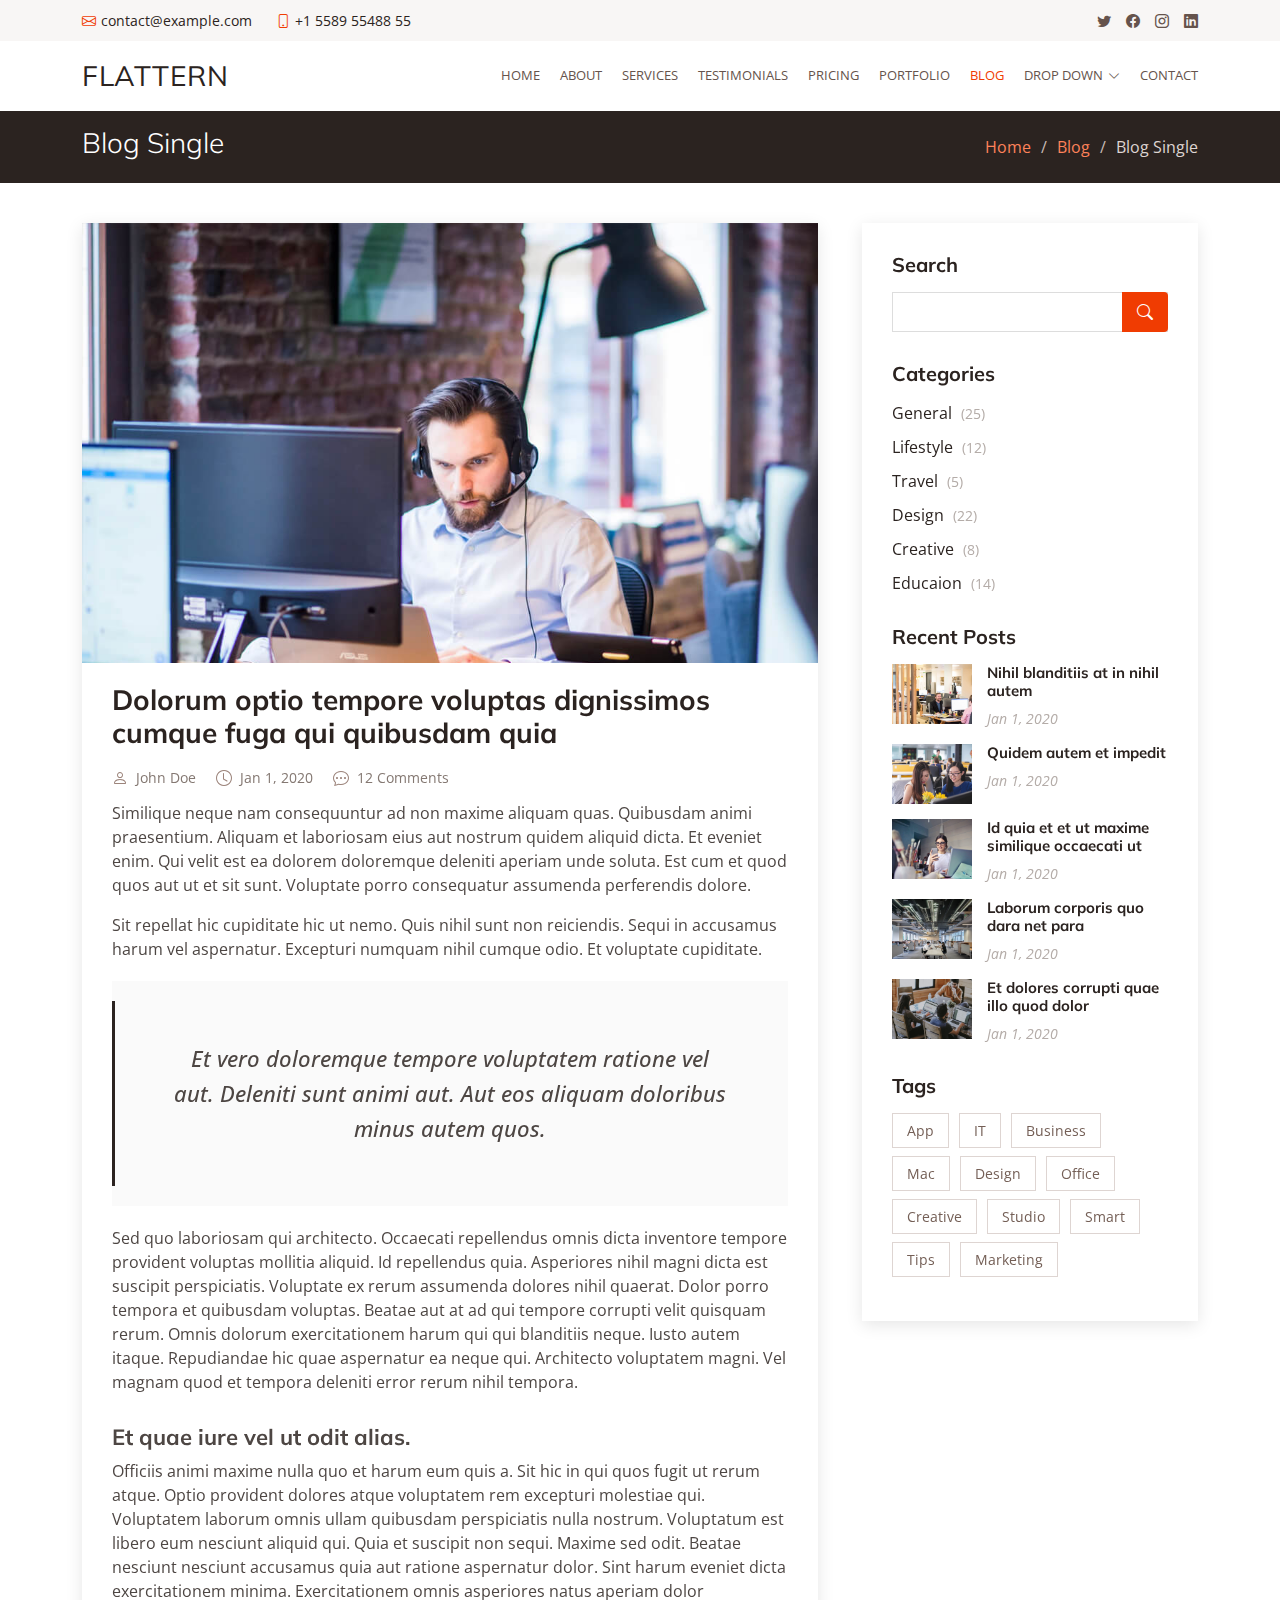
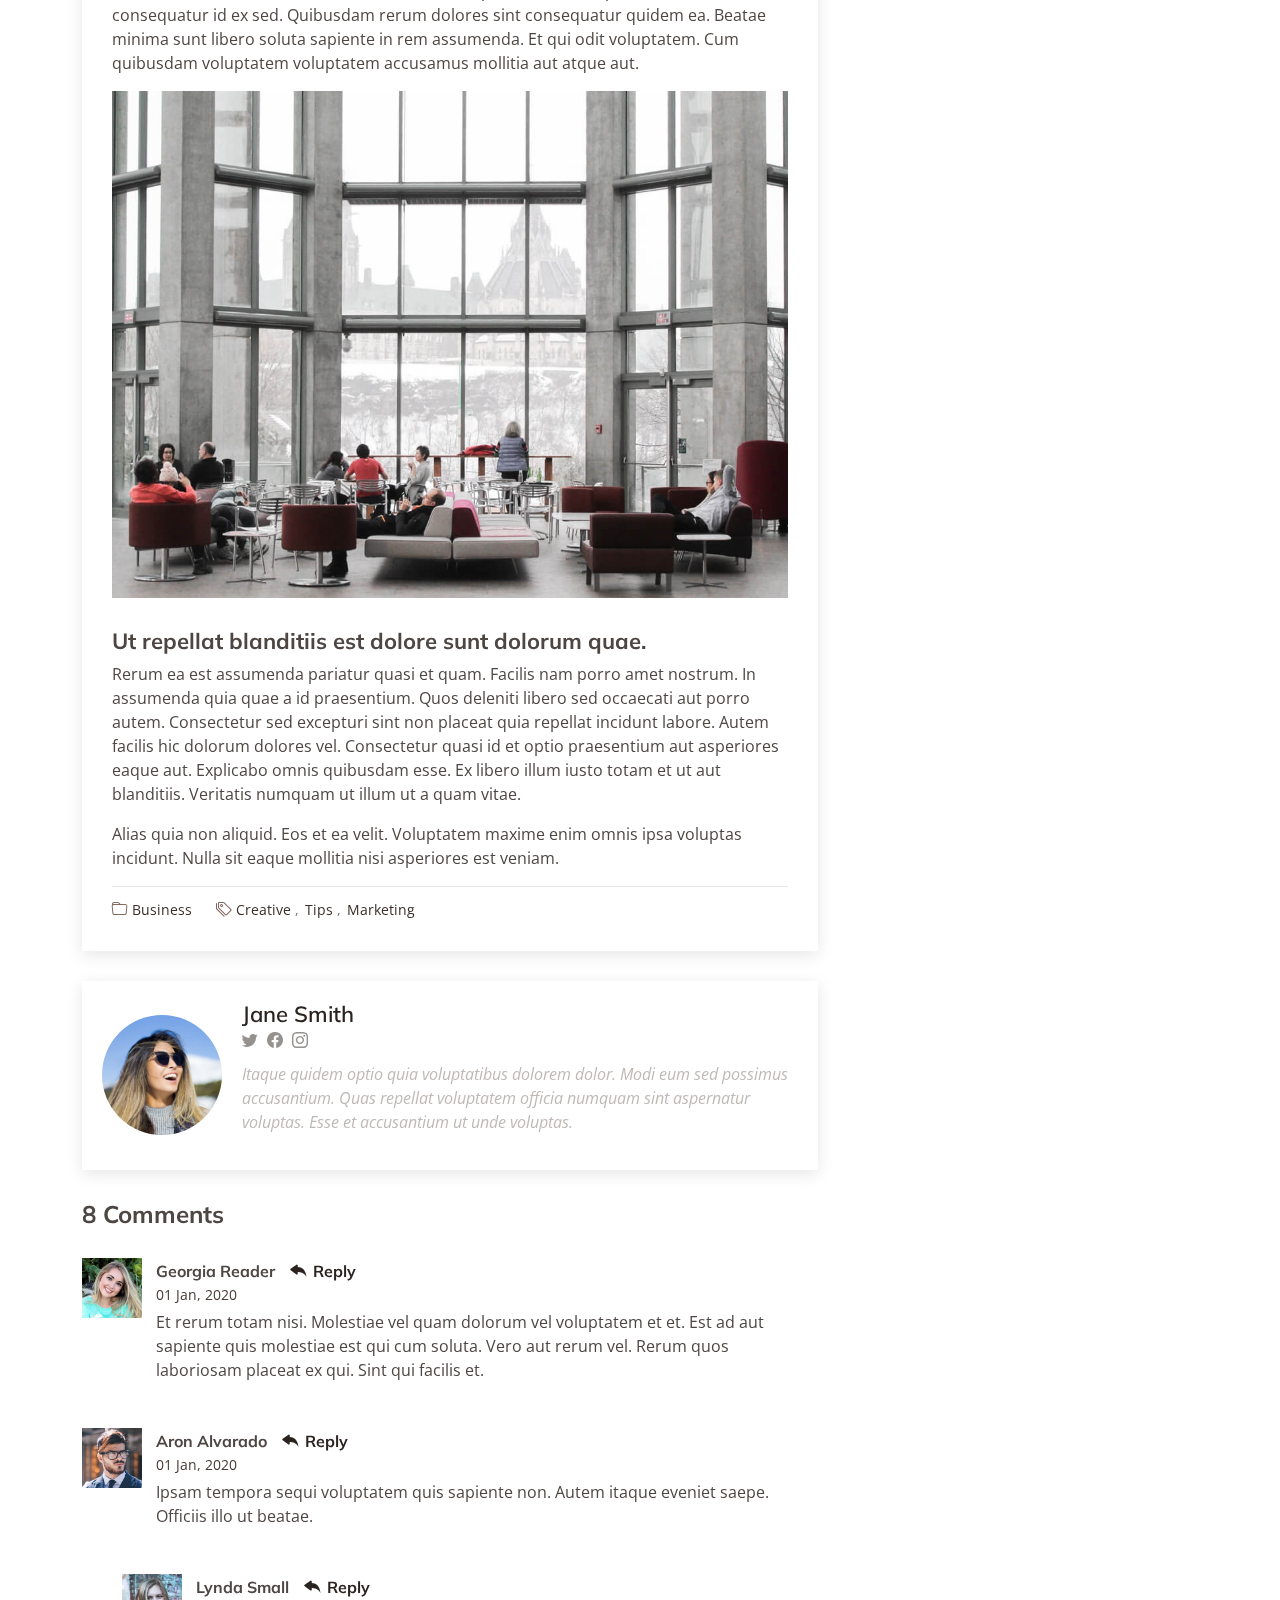
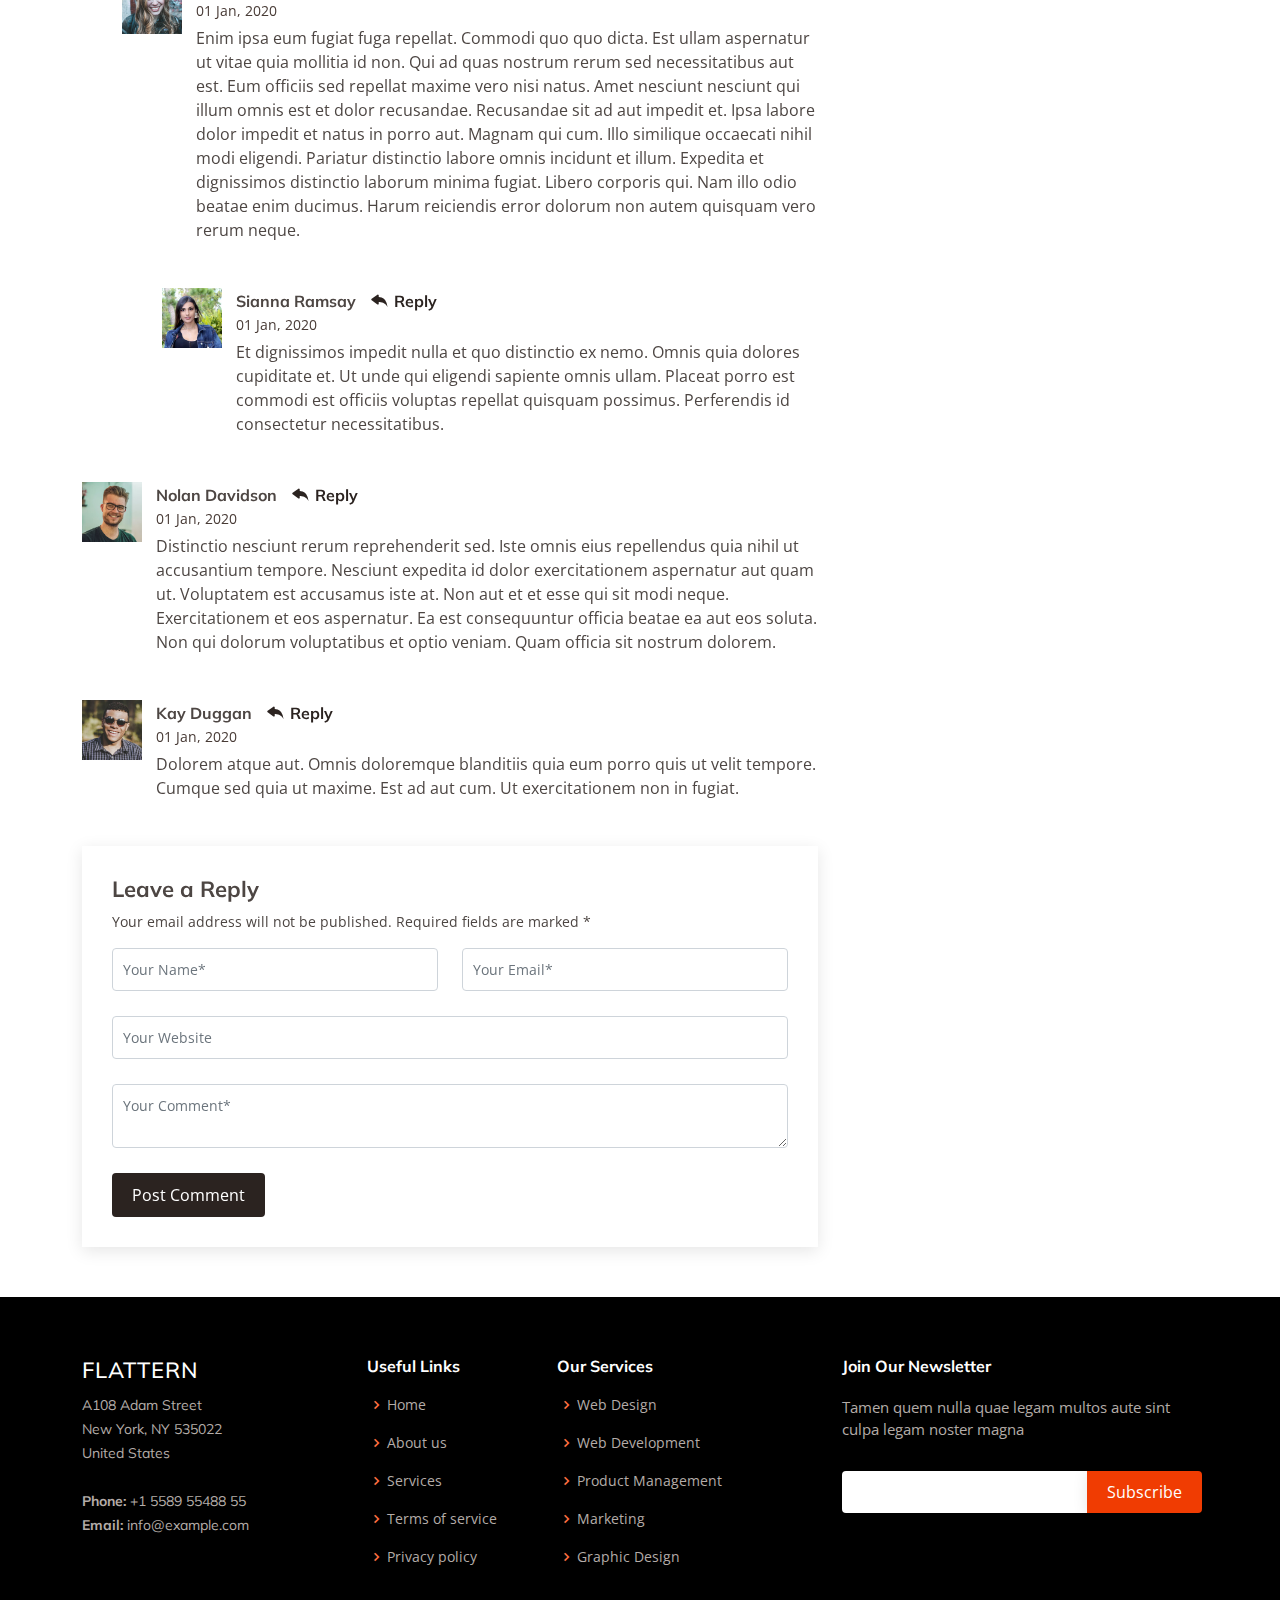
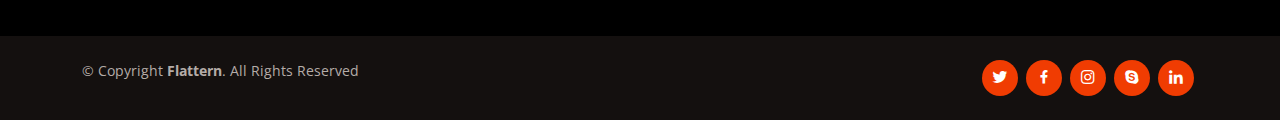
<file: blog-single.html>
<!DOCTYPE html>
<html lang="en">

<head>
  <meta charset="utf-8">
  <meta content="width=device-width, initial-scale=1.0" name="viewport">

  <title>Blog Single - Flattern Bootstrap Template</title>
  <meta content="" name="description">
  <meta content="" name="keywords">

  <!-- Favicons -->
  <link href="assets/img/favicon.png" rel="icon">
  <link href="assets/img/apple-touch-icon.png" rel="apple-touch-icon">

  <!-- Google Fonts -->
  <link href="https://fonts.googleapis.com/css?family=Open+Sans:300,300i,400,400i,600,600i,700,700i|Muli:300,300i,400,400i,500,500i,600,600i,700,700i|Poppins:300,300i,400,400i,500,500i,600,600i,700,700i" rel="stylesheet">

  <!-- Vendor CSS Files -->
  <link href="assets/vendor/animate.css/animate.min.css" rel="stylesheet">
  <link href="assets/vendor/aos/aos.css" rel="stylesheet">
  <link href="assets/vendor/bootstrap/css/bootstrap.min.css" rel="stylesheet">
  <link href="assets/vendor/bootstrap-icons/bootstrap-icons.css" rel="stylesheet">
  <link href="assets/vendor/boxicons/css/boxicons.min.css" rel="stylesheet">
  <link href="assets/vendor/glightbox/css/glightbox.min.css" rel="stylesheet">
  <link href="assets/vendor/swiper/swiper-bundle.min.css" rel="stylesheet">

  <!-- Template Main CSS File -->
  <link href="assets/css/style.css" rel="stylesheet">

</head>

<body>

  <!-- ======= Top Bar ======= -->
  <section id="topbar" class="d-flex align-items-center">
    <div class="container d-flex justify-content-center justify-content-md-between">
      <div class="contact-info d-flex align-items-center">
        <i class="bi bi-envelope d-flex align-items-center"><a href="mailto:contact@example.com">contact@example.com</a></i>
        <i class="bi bi-phone d-flex align-items-center ms-4"><span>+1 5589 55488 55</span></i>
      </div>
      <div class="social-links d-none d-md-flex align-items-center">
        <a href="#" class="twitter"><i class="bi bi-twitter"></i></a>
        <a href="#" class="facebook"><i class="bi bi-facebook"></i></a>
        <a href="#" class="instagram"><i class="bi bi-instagram"></i></a>
        <a href="#" class="linkedin"><i class="bi bi-linkedin"></i></i></a>
      </div>
    </div>
  </section>

  <!-- ======= Header ======= -->
  <header id="header" class="d-flex align-items-center">
    <div class="container d-flex justify-content-between">

      <div class="logo">
        <h1 class="text-light"><a href="index.html">Flattern</a></h1>
        <!-- Uncomment below if you prefer to use an image logo -->
        <!-- <a href="index.html"><img src="assets/img/logo.png" alt="" class="img-fluid"></a>-->
      </div>

      <nav id="navbar" class="navbar">
        <ul>
          <li><a href="index.html">Home</a></li>
          <li><a href="about.html">About</a></li>
          <li><a href="services.html">Services</a></li>
          <li><a href="testimonials.html">Testimonials</a></li>
          <li><a href="pricing.html">Pricing</a></li>
          <li><a href="portfolio.html">Portfolio</a></li>
          <li><a class="active" href="blog.html">Blog</a></li>
          <li class="dropdown"><a href="#"><span>Drop Down</span> <i class="bi bi-chevron-down"></i></a>
            <ul>
              <li><a href="#">Drop Down 1</a></li>
              <li class="dropdown"><a href="#"><span>Deep Drop Down</span> <i class="bi bi-chevron-right"></i></a>
                <ul>
                  <li><a href="#">Deep Drop Down 1</a></li>
                  <li><a href="#">Deep Drop Down 2</a></li>
                  <li><a href="#">Deep Drop Down 3</a></li>
                  <li><a href="#">Deep Drop Down 4</a></li>
                  <li><a href="#">Deep Drop Down 5</a></li>
                </ul>
              </li>
              <li><a href="#">Drop Down 2</a></li>
              <li><a href="#">Drop Down 3</a></li>
              <li><a href="#">Drop Down 4</a></li>
            </ul>
          </li>
          <li><a href="contact.html">Contact</a></li>
        </ul>
        <i class="bi bi-list mobile-nav-toggle"></i>
      </nav><!-- .navbar -->

    </div>
  </header><!-- End Header -->

  <main id="main">

    <!-- ======= Breadcrumbs ======= -->
    <section id="breadcrumbs" class="breadcrumbs">
      <div class="container">

        <div class="d-flex justify-content-between align-items-center">
          <h2>Blog Single</h2>
          <ol>
            <li><a href="index.html">Home</a></li>
            <li><a href="blog.html">Blog</a></li>
            <li>Blog Single</li>
          </ol>
        </div>

      </div>
    </section><!-- End Breadcrumbs -->

    <!-- ======= Blog Single Section ======= -->
    <section id="blog" class="blog">
      <div class="container" data-aos="fade-up">

        <div class="row">

          <div class="col-lg-8 entries">

            <article class="entry entry-single">

              <div class="entry-img">
                <img src="assets/img/blog/blog-1.jpg" alt="" class="img-fluid">
              </div>

              <h2 class="entry-title">
                <a href="blog-single.html">Dolorum optio tempore voluptas dignissimos cumque fuga qui quibusdam quia</a>
              </h2>

              <div class="entry-meta">
                <ul>
                  <li class="d-flex align-items-center"><i class="bi bi-person"></i> <a href="blog-single.html">John Doe</a></li>
                  <li class="d-flex align-items-center"><i class="bi bi-clock"></i> <a href="blog-single.html"><time datetime="2020-01-01">Jan 1, 2020</time></a></li>
                  <li class="d-flex align-items-center"><i class="bi bi-chat-dots"></i> <a href="blog-single.html">12 Comments</a></li>
                </ul>
              </div>

              <div class="entry-content">
                <p>
                  Similique neque nam consequuntur ad non maxime aliquam quas. Quibusdam animi praesentium. Aliquam et laboriosam eius aut nostrum quidem aliquid dicta.
                  Et eveniet enim. Qui velit est ea dolorem doloremque deleniti aperiam unde soluta. Est cum et quod quos aut ut et sit sunt. Voluptate porro consequatur assumenda perferendis dolore.
                </p>

                <p>
                  Sit repellat hic cupiditate hic ut nemo. Quis nihil sunt non reiciendis. Sequi in accusamus harum vel aspernatur. Excepturi numquam nihil cumque odio. Et voluptate cupiditate.
                </p>

                <blockquote>
                  <p>
                    Et vero doloremque tempore voluptatem ratione vel aut. Deleniti sunt animi aut. Aut eos aliquam doloribus minus autem quos.
                  </p>
                </blockquote>

                <p>
                  Sed quo laboriosam qui architecto. Occaecati repellendus omnis dicta inventore tempore provident voluptas mollitia aliquid. Id repellendus quia. Asperiores nihil magni dicta est suscipit perspiciatis. Voluptate ex rerum assumenda dolores nihil quaerat.
                  Dolor porro tempora et quibusdam voluptas. Beatae aut at ad qui tempore corrupti velit quisquam rerum. Omnis dolorum exercitationem harum qui qui blanditiis neque.
                  Iusto autem itaque. Repudiandae hic quae aspernatur ea neque qui. Architecto voluptatem magni. Vel magnam quod et tempora deleniti error rerum nihil tempora.
                </p>

                <h3>Et quae iure vel ut odit alias.</h3>
                <p>
                  Officiis animi maxime nulla quo et harum eum quis a. Sit hic in qui quos fugit ut rerum atque. Optio provident dolores atque voluptatem rem excepturi molestiae qui. Voluptatem laborum omnis ullam quibusdam perspiciatis nulla nostrum. Voluptatum est libero eum nesciunt aliquid qui.
                  Quia et suscipit non sequi. Maxime sed odit. Beatae nesciunt nesciunt accusamus quia aut ratione aspernatur dolor. Sint harum eveniet dicta exercitationem minima. Exercitationem omnis asperiores natus aperiam dolor consequatur id ex sed. Quibusdam rerum dolores sint consequatur quidem ea.
                  Beatae minima sunt libero soluta sapiente in rem assumenda. Et qui odit voluptatem. Cum quibusdam voluptatem voluptatem accusamus mollitia aut atque aut.
                </p>
                <img src="assets/img/blog/blog-inside-post.jpg" class="img-fluid" alt="">

                <h3>Ut repellat blanditiis est dolore sunt dolorum quae.</h3>
                <p>
                  Rerum ea est assumenda pariatur quasi et quam. Facilis nam porro amet nostrum. In assumenda quia quae a id praesentium. Quos deleniti libero sed occaecati aut porro autem. Consectetur sed excepturi sint non placeat quia repellat incidunt labore. Autem facilis hic dolorum dolores vel.
                  Consectetur quasi id et optio praesentium aut asperiores eaque aut. Explicabo omnis quibusdam esse. Ex libero illum iusto totam et ut aut blanditiis. Veritatis numquam ut illum ut a quam vitae.
                </p>
                <p>
                  Alias quia non aliquid. Eos et ea velit. Voluptatem maxime enim omnis ipsa voluptas incidunt. Nulla sit eaque mollitia nisi asperiores est veniam.
                </p>

              </div>

              <div class="entry-footer">
                <i class="bi bi-folder"></i>
                <ul class="cats">
                  <li><a href="#">Business</a></li>
                </ul>

                <i class="bi bi-tags"></i>
                <ul class="tags">
                  <li><a href="#">Creative</a></li>
                  <li><a href="#">Tips</a></li>
                  <li><a href="#">Marketing</a></li>
                </ul>
              </div>

            </article><!-- End blog entry -->

            <div class="blog-author d-flex align-items-center">
              <img src="assets/img/blog/blog-author.jpg" class="rounded-circle float-left" alt="">
              <div>
                <h4>Jane Smith</h4>
                <div class="social-links">
                  <a href="https://twitters.com/#"><i class="bi bi-twitter"></i></a>
                  <a href="https://facebook.com/#"><i class="bi bi-facebook"></i></a>
                  <a href="https://instagram.com/#"><i class="biu bi-instagram"></i></a>
                </div>
                <p>
                  Itaque quidem optio quia voluptatibus dolorem dolor. Modi eum sed possimus accusantium. Quas repellat voluptatem officia numquam sint aspernatur voluptas. Esse et accusantium ut unde voluptas.
                </p>
              </div>
            </div><!-- End blog author bio -->

            <div class="blog-comments">

              <h4 class="comments-count">8 Comments</h4>

              <div id="comment-1" class="comment">
                <div class="d-flex">
                  <div class="comment-img"><img src="assets/img/blog/comments-1.jpg" alt=""></div>
                  <div>
                    <h5><a href="">Georgia Reader</a> <a href="#" class="reply"><i class="bi bi-reply-fill"></i> Reply</a></h5>
                    <time datetime="2020-01-01">01 Jan, 2020</time>
                    <p>
                      Et rerum totam nisi. Molestiae vel quam dolorum vel voluptatem et et. Est ad aut sapiente quis molestiae est qui cum soluta.
                      Vero aut rerum vel. Rerum quos laboriosam placeat ex qui. Sint qui facilis et.
                    </p>
                  </div>
                </div>
              </div><!-- End comment #1 -->

              <div id="comment-2" class="comment">
                <div class="d-flex">
                  <div class="comment-img"><img src="assets/img/blog/comments-2.jpg" alt=""></div>
                  <div>
                    <h5><a href="">Aron Alvarado</a> <a href="#" class="reply"><i class="bi bi-reply-fill"></i> Reply</a></h5>
                    <time datetime="2020-01-01">01 Jan, 2020</time>
                    <p>
                      Ipsam tempora sequi voluptatem quis sapiente non. Autem itaque eveniet saepe. Officiis illo ut beatae.
                    </p>
                  </div>
                </div>

                <div id="comment-reply-1" class="comment comment-reply">
                  <div class="d-flex">
                    <div class="comment-img"><img src="assets/img/blog/comments-3.jpg" alt=""></div>
                    <div>
                      <h5><a href="">Lynda Small</a> <a href="#" class="reply"><i class="bi bi-reply-fill"></i> Reply</a></h5>
                      <time datetime="2020-01-01">01 Jan, 2020</time>
                      <p>
                        Enim ipsa eum fugiat fuga repellat. Commodi quo quo dicta. Est ullam aspernatur ut vitae quia mollitia id non. Qui ad quas nostrum rerum sed necessitatibus aut est. Eum officiis sed repellat maxime vero nisi natus. Amet nesciunt nesciunt qui illum omnis est et dolor recusandae.

                        Recusandae sit ad aut impedit et. Ipsa labore dolor impedit et natus in porro aut. Magnam qui cum. Illo similique occaecati nihil modi eligendi. Pariatur distinctio labore omnis incidunt et illum. Expedita et dignissimos distinctio laborum minima fugiat.

                        Libero corporis qui. Nam illo odio beatae enim ducimus. Harum reiciendis error dolorum non autem quisquam vero rerum neque.
                      </p>
                    </div>
                  </div>

                  <div id="comment-reply-2" class="comment comment-reply">
                    <div class="d-flex">
                      <div class="comment-img"><img src="assets/img/blog/comments-4.jpg" alt=""></div>
                      <div>
                        <h5><a href="">Sianna Ramsay</a> <a href="#" class="reply"><i class="bi bi-reply-fill"></i> Reply</a></h5>
                        <time datetime="2020-01-01">01 Jan, 2020</time>
                        <p>
                          Et dignissimos impedit nulla et quo distinctio ex nemo. Omnis quia dolores cupiditate et. Ut unde qui eligendi sapiente omnis ullam. Placeat porro est commodi est officiis voluptas repellat quisquam possimus. Perferendis id consectetur necessitatibus.
                        </p>
                      </div>
                    </div>

                  </div><!-- End comment reply #2-->

                </div><!-- End comment reply #1-->

              </div><!-- End comment #2-->

              <div id="comment-3" class="comment">
                <div class="d-flex">
                  <div class="comment-img"><img src="assets/img/blog/comments-5.jpg" alt=""></div>
                  <div>
                    <h5><a href="">Nolan Davidson</a> <a href="#" class="reply"><i class="bi bi-reply-fill"></i> Reply</a></h5>
                    <time datetime="2020-01-01">01 Jan, 2020</time>
                    <p>
                      Distinctio nesciunt rerum reprehenderit sed. Iste omnis eius repellendus quia nihil ut accusantium tempore. Nesciunt expedita id dolor exercitationem aspernatur aut quam ut. Voluptatem est accusamus iste at.
                      Non aut et et esse qui sit modi neque. Exercitationem et eos aspernatur. Ea est consequuntur officia beatae ea aut eos soluta. Non qui dolorum voluptatibus et optio veniam. Quam officia sit nostrum dolorem.
                    </p>
                  </div>
                </div>

              </div><!-- End comment #3 -->

              <div id="comment-4" class="comment">
                <div class="d-flex">
                  <div class="comment-img"><img src="assets/img/blog/comments-6.jpg" alt=""></div>
                  <div>
                    <h5><a href="">Kay Duggan</a> <a href="#" class="reply"><i class="bi bi-reply-fill"></i> Reply</a></h5>
                    <time datetime="2020-01-01">01 Jan, 2020</time>
                    <p>
                      Dolorem atque aut. Omnis doloremque blanditiis quia eum porro quis ut velit tempore. Cumque sed quia ut maxime. Est ad aut cum. Ut exercitationem non in fugiat.
                    </p>
                  </div>
                </div>

              </div><!-- End comment #4 -->

              <div class="reply-form">
                <h4>Leave a Reply</h4>
                <p>Your email address will not be published. Required fields are marked * </p>
                <form action="">
                  <div class="row">
                    <div class="col-md-6 form-group">
                      <input name="name" type="text" class="form-control" placeholder="Your Name*">
                    </div>
                    <div class="col-md-6 form-group">
                      <input name="email" type="text" class="form-control" placeholder="Your Email*">
                    </div>
                  </div>
                  <div class="row">
                    <div class="col form-group">
                      <input name="website" type="text" class="form-control" placeholder="Your Website">
                    </div>
                  </div>
                  <div class="row">
                    <div class="col form-group">
                      <textarea name="comment" class="form-control" placeholder="Your Comment*"></textarea>
                    </div>
                  </div>
                  <button type="submit" class="btn btn-primary">Post Comment</button>

                </form>

              </div>

            </div><!-- End blog comments -->

          </div><!-- End blog entries list -->

          <div class="col-lg-4">

            <div class="sidebar">

              <h3 class="sidebar-title">Search</h3>
              <div class="sidebar-item search-form">
                <form action="">
                  <input type="text">
                  <button type="submit"><i class="bi bi-search"></i></button>
                </form>
              </div><!-- End sidebar search formn-->

              <h3 class="sidebar-title">Categories</h3>
              <div class="sidebar-item categories">
                <ul>
                  <li><a href="#">General <span>(25)</span></a></li>
                  <li><a href="#">Lifestyle <span>(12)</span></a></li>
                  <li><a href="#">Travel <span>(5)</span></a></li>
                  <li><a href="#">Design <span>(22)</span></a></li>
                  <li><a href="#">Creative <span>(8)</span></a></li>
                  <li><a href="#">Educaion <span>(14)</span></a></li>
                </ul>
              </div><!-- End sidebar categories-->

              <h3 class="sidebar-title">Recent Posts</h3>
              <div class="sidebar-item recent-posts">
                <div class="post-item clearfix">
                  <img src="assets/img/blog/blog-recent-1.jpg" alt="">
                  <h4><a href="blog-single.html">Nihil blanditiis at in nihil autem</a></h4>
                  <time datetime="2020-01-01">Jan 1, 2020</time>
                </div>

                <div class="post-item clearfix">
                  <img src="assets/img/blog/blog-recent-2.jpg" alt="">
                  <h4><a href="blog-single.html">Quidem autem et impedit</a></h4>
                  <time datetime="2020-01-01">Jan 1, 2020</time>
                </div>

                <div class="post-item clearfix">
                  <img src="assets/img/blog/blog-recent-3.jpg" alt="">
                  <h4><a href="blog-single.html">Id quia et et ut maxime similique occaecati ut</a></h4>
                  <time datetime="2020-01-01">Jan 1, 2020</time>
                </div>

                <div class="post-item clearfix">
                  <img src="assets/img/blog/blog-recent-4.jpg" alt="">
                  <h4><a href="blog-single.html">Laborum corporis quo dara net para</a></h4>
                  <time datetime="2020-01-01">Jan 1, 2020</time>
                </div>

                <div class="post-item clearfix">
                  <img src="assets/img/blog/blog-recent-5.jpg" alt="">
                  <h4><a href="blog-single.html">Et dolores corrupti quae illo quod dolor</a></h4>
                  <time datetime="2020-01-01">Jan 1, 2020</time>
                </div>

              </div><!-- End sidebar recent posts-->

              <h3 class="sidebar-title">Tags</h3>
              <div class="sidebar-item tags">
                <ul>
                  <li><a href="#">App</a></li>
                  <li><a href="#">IT</a></li>
                  <li><a href="#">Business</a></li>
                  <li><a href="#">Mac</a></li>
                  <li><a href="#">Design</a></li>
                  <li><a href="#">Office</a></li>
                  <li><a href="#">Creative</a></li>
                  <li><a href="#">Studio</a></li>
                  <li><a href="#">Smart</a></li>
                  <li><a href="#">Tips</a></li>
                  <li><a href="#">Marketing</a></li>
                </ul>
              </div><!-- End sidebar tags-->

            </div><!-- End sidebar -->

          </div><!-- End blog sidebar -->

        </div>

      </div>
    </section><!-- End Blog Single Section -->

  </main><!-- End #main -->

  <!-- ======= Footer ======= -->
  <footer id="footer">

    <div class="footer-top">
      <div class="container">
        <div class="row">

          <div class="col-lg-3 col-md-6 footer-contact">
            <h3>Flattern</h3>
            <p>
              A108 Adam Street <br>
              New York, NY 535022<br>
              United States <br><br>
              <strong>Phone:</strong> +1 5589 55488 55<br>
              <strong>Email:</strong> info@example.com<br>
            </p>
          </div>

          <div class="col-lg-2 col-md-6 footer-links">
            <h4>Useful Links</h4>
            <ul>
              <li><i class="bx bx-chevron-right"></i> <a href="#">Home</a></li>
              <li><i class="bx bx-chevron-right"></i> <a href="#">About us</a></li>
              <li><i class="bx bx-chevron-right"></i> <a href="#">Services</a></li>
              <li><i class="bx bx-chevron-right"></i> <a href="#">Terms of service</a></li>
              <li><i class="bx bx-chevron-right"></i> <a href="#">Privacy policy</a></li>
            </ul>
          </div>

          <div class="col-lg-3 col-md-6 footer-links">
            <h4>Our Services</h4>
            <ul>
              <li><i class="bx bx-chevron-right"></i> <a href="#">Web Design</a></li>
              <li><i class="bx bx-chevron-right"></i> <a href="#">Web Development</a></li>
              <li><i class="bx bx-chevron-right"></i> <a href="#">Product Management</a></li>
              <li><i class="bx bx-chevron-right"></i> <a href="#">Marketing</a></li>
              <li><i class="bx bx-chevron-right"></i> <a href="#">Graphic Design</a></li>
            </ul>
          </div>

          <div class="col-lg-4 col-md-6 footer-newsletter">
            <h4>Join Our Newsletter</h4>
            <p>Tamen quem nulla quae legam multos aute sint culpa legam noster magna</p>
            <form action="" method="post">
              <input type="email" name="email"><input type="submit" value="Subscribe">
            </form>
          </div>

        </div>
      </div>
    </div>

    <div class="container d-md-flex py-4">

      <div class="me-md-auto text-center text-md-start">
        <div class="copyright">
          &copy; Copyright <strong><span>Flattern</span></strong>. All Rights Reserved
        </div>

      </div>
      <div class="social-links text-center text-md-right pt-3 pt-md-0">
        <a href="#" class="twitter"><i class="bx bxl-twitter"></i></a>
        <a href="#" class="facebook"><i class="bx bxl-facebook"></i></a>
        <a href="#" class="instagram"><i class="bx bxl-instagram"></i></a>
        <a href="#" class="google-plus"><i class="bx bxl-skype"></i></a>
        <a href="#" class="linkedin"><i class="bx bxl-linkedin"></i></a>
      </div>
    </div>
  </footer><!-- End Footer -->

  <a href="#" class="back-to-top d-flex align-items-center justify-content-center"><i class="bi bi-arrow-up-short"></i></a>

  <!-- Vendor JS Files -->
  <script src="assets/vendor/aos/aos.js"></script>
  <script src="assets/vendor/bootstrap/js/bootstrap.bundle.min.js"></script>
  <script src="assets/vendor/glightbox/js/glightbox.min.js"></script>
  <script src="assets/vendor/isotope-layout/isotope.pkgd.min.js"></script>
  <script src="assets/vendor/php-email-form/validate.js"></script>
  <script src="assets/vendor/swiper/swiper-bundle.min.js"></script>
  <script src="assets/vendor/waypoints/noframework.waypoints.js"></script>

  <!-- Template Main JS File -->
  <script src="assets/js/main.js"></script>

</body>

</html>
</file>
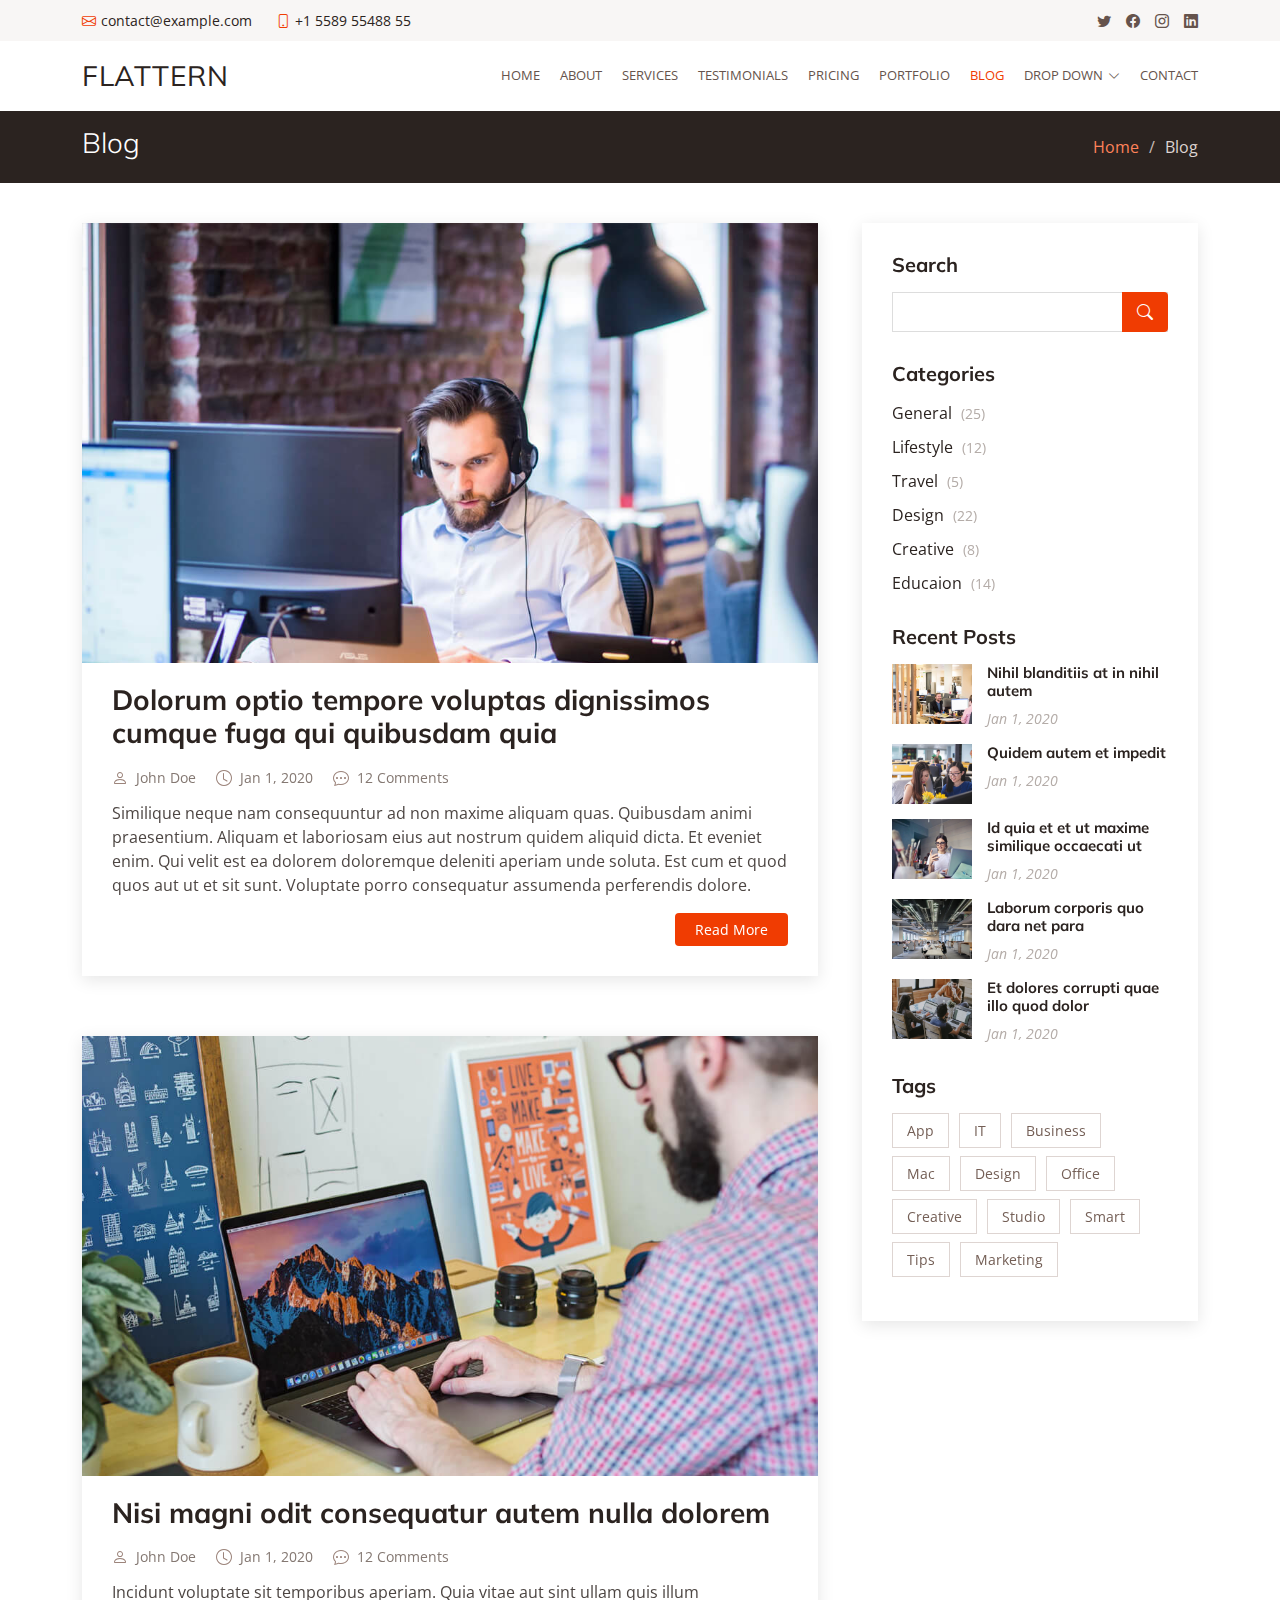
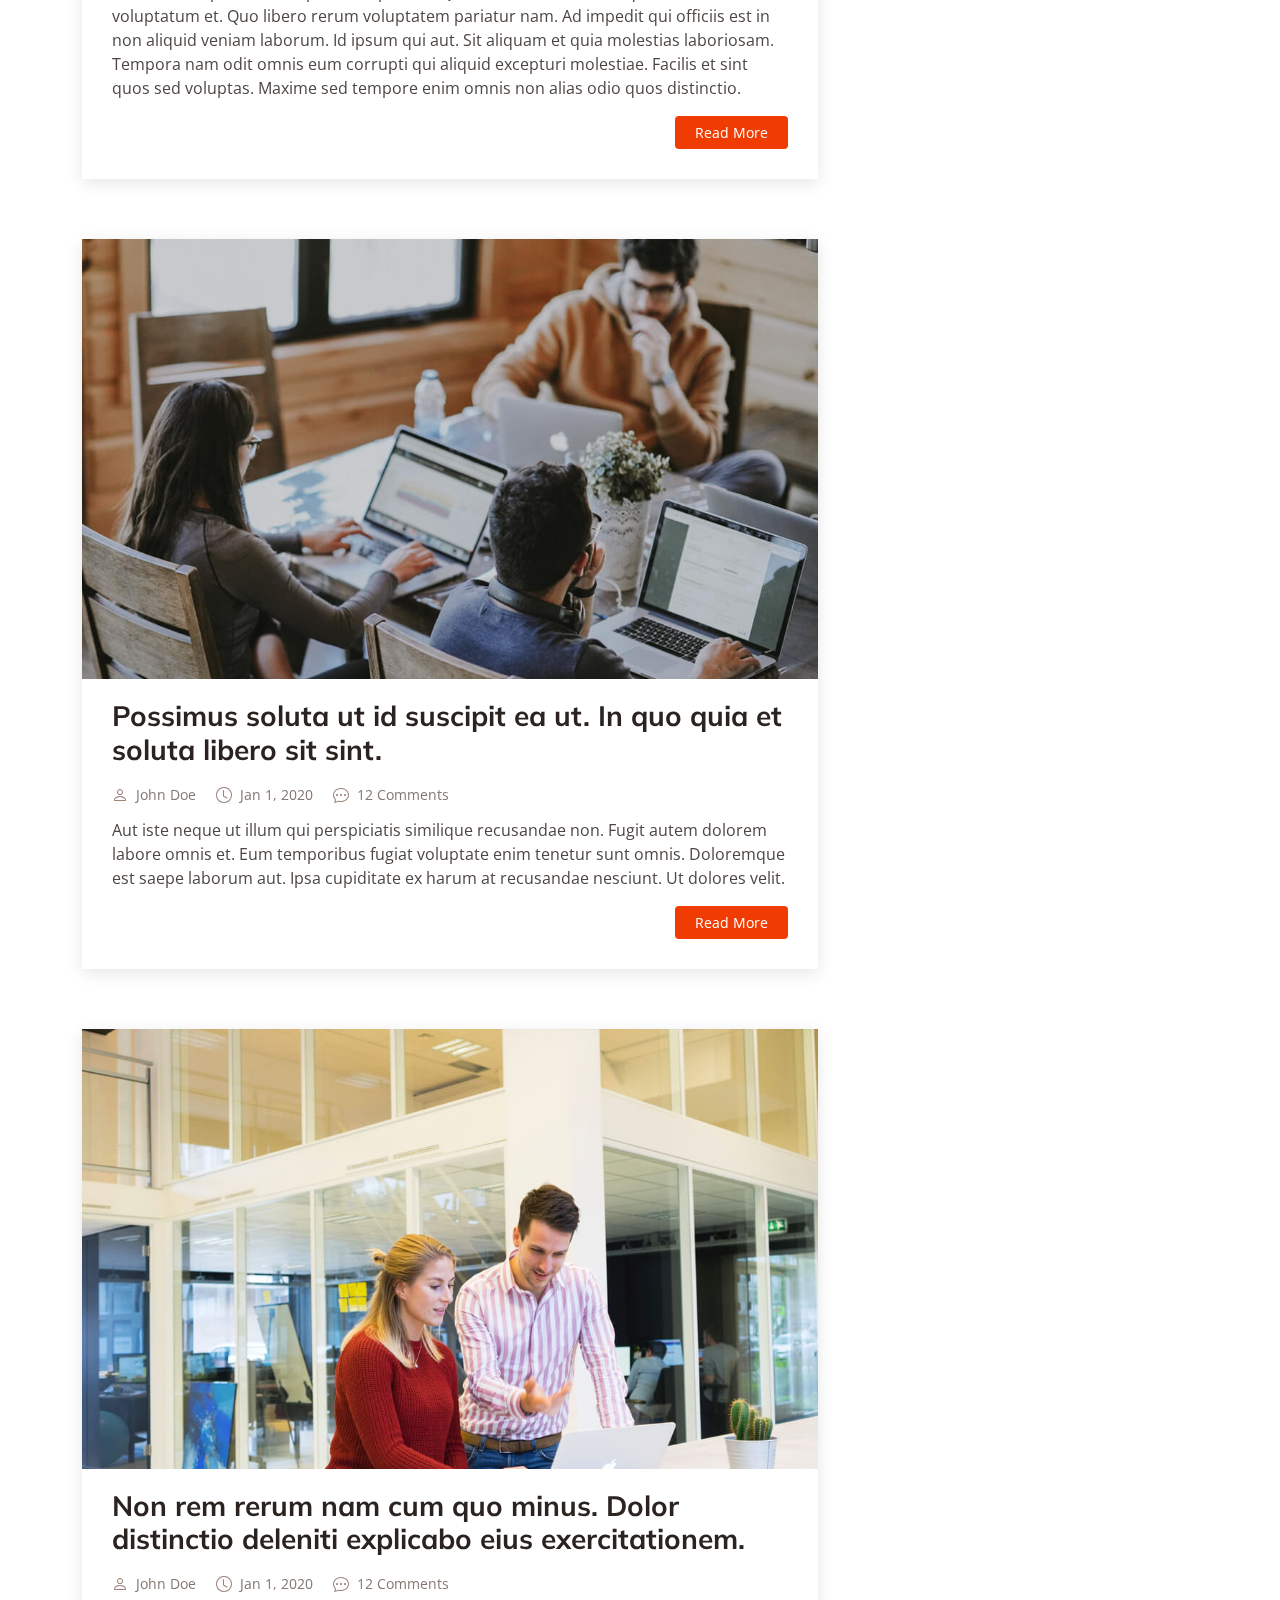
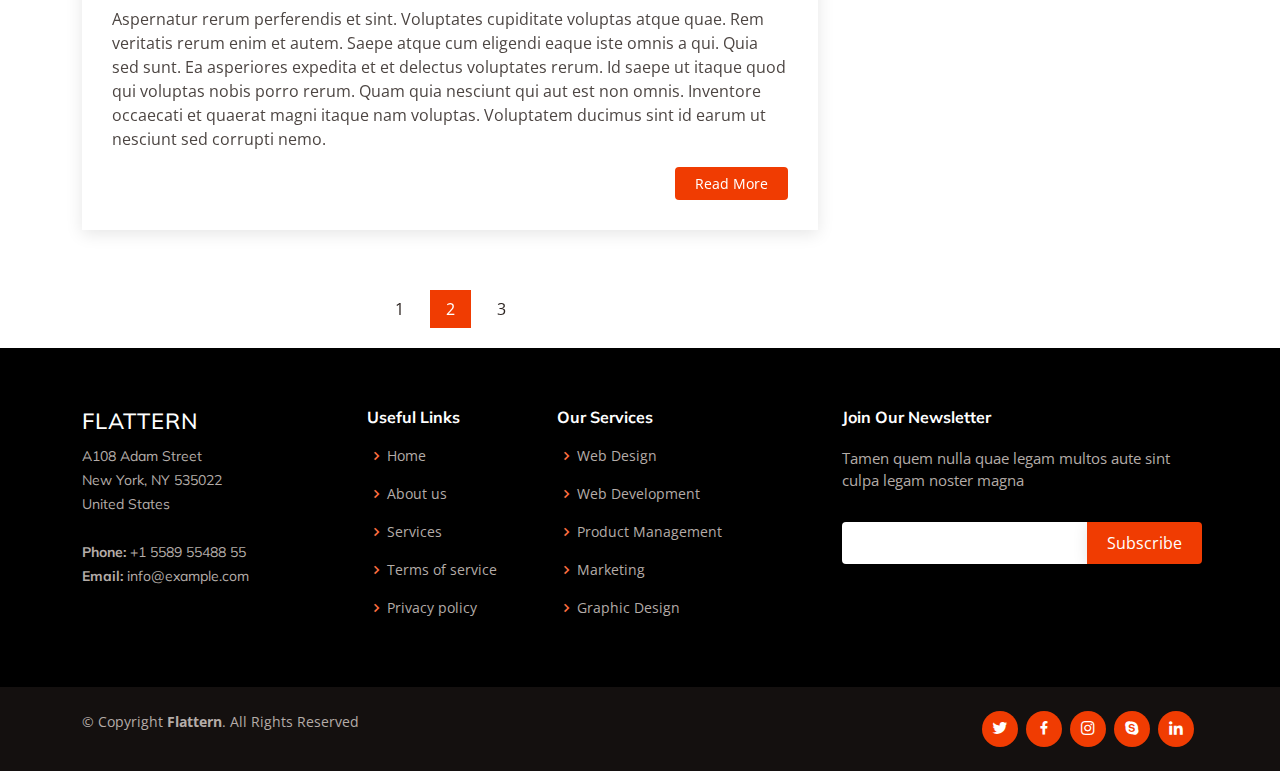
<file: blog.html>
<!DOCTYPE html>
<html lang="en">

<head>
  <meta charset="utf-8">
  <meta content="width=device-width, initial-scale=1.0" name="viewport">

  <title>Blog - Flattern Bootstrap Template</title>
  <meta content="" name="description">
  <meta content="" name="keywords">

  <!-- Favicons -->
  <link href="assets/img/favicon.png" rel="icon">
  <link href="assets/img/apple-touch-icon.png" rel="apple-touch-icon">

  <!-- Google Fonts -->
  <link href="https://fonts.googleapis.com/css?family=Open+Sans:300,300i,400,400i,600,600i,700,700i|Muli:300,300i,400,400i,500,500i,600,600i,700,700i|Poppins:300,300i,400,400i,500,500i,600,600i,700,700i" rel="stylesheet">

  <!-- Vendor CSS Files -->
  <link href="assets/vendor/animate.css/animate.min.css" rel="stylesheet">
  <link href="assets/vendor/aos/aos.css" rel="stylesheet">
  <link href="assets/vendor/bootstrap/css/bootstrap.min.css" rel="stylesheet">
  <link href="assets/vendor/bootstrap-icons/bootstrap-icons.css" rel="stylesheet">
  <link href="assets/vendor/boxicons/css/boxicons.min.css" rel="stylesheet">
  <link href="assets/vendor/glightbox/css/glightbox.min.css" rel="stylesheet">
  <link href="assets/vendor/swiper/swiper-bundle.min.css" rel="stylesheet">

  <!-- Template Main CSS File -->
  <link href="assets/css/style.css" rel="stylesheet">

</head>

<body>

  <!-- ======= Top Bar ======= -->
  <section id="topbar" class="d-flex align-items-center">
    <div class="container d-flex justify-content-center justify-content-md-between">
      <div class="contact-info d-flex align-items-center">
        <i class="bi bi-envelope d-flex align-items-center"><a href="mailto:contact@example.com">contact@example.com</a></i>
        <i class="bi bi-phone d-flex align-items-center ms-4"><span>+1 5589 55488 55</span></i>
      </div>
      <div class="social-links d-none d-md-flex align-items-center">
        <a href="#" class="twitter"><i class="bi bi-twitter"></i></a>
        <a href="#" class="facebook"><i class="bi bi-facebook"></i></a>
        <a href="#" class="instagram"><i class="bi bi-instagram"></i></a>
        <a href="#" class="linkedin"><i class="bi bi-linkedin"></i></i></a>
      </div>
    </div>
  </section>

  <!-- ======= Header ======= -->
  <header id="header" class="d-flex align-items-center">
    <div class="container d-flex justify-content-between">

      <div class="logo">
        <h1 class="text-light"><a href="index.html">Flattern</a></h1>
        <!-- Uncomment below if you prefer to use an image logo -->
        <!-- <a href="index.html"><img src="assets/img/logo.png" alt="" class="img-fluid"></a>-->
      </div>

      <nav id="navbar" class="navbar">
        <ul>
          <li><a href="index.html">Home</a></li>
          <li><a href="about.html">About</a></li>
          <li><a href="services.html">Services</a></li>
          <li><a href="testimonials.html">Testimonials</a></li>
          <li><a href="pricing.html">Pricing</a></li>
          <li><a href="portfolio.html">Portfolio</a></li>
          <li><a class="active" href="blog.html">Blog</a></li>
          <li class="dropdown"><a href="#"><span>Drop Down</span> <i class="bi bi-chevron-down"></i></a>
            <ul>
              <li><a href="#">Drop Down 1</a></li>
              <li class="dropdown"><a href="#"><span>Deep Drop Down</span> <i class="bi bi-chevron-right"></i></a>
                <ul>
                  <li><a href="#">Deep Drop Down 1</a></li>
                  <li><a href="#">Deep Drop Down 2</a></li>
                  <li><a href="#">Deep Drop Down 3</a></li>
                  <li><a href="#">Deep Drop Down 4</a></li>
                  <li><a href="#">Deep Drop Down 5</a></li>
                </ul>
              </li>
              <li><a href="#">Drop Down 2</a></li>
              <li><a href="#">Drop Down 3</a></li>
              <li><a href="#">Drop Down 4</a></li>
            </ul>
          </li>
          <li><a href="contact.html">Contact</a></li>
        </ul>
        <i class="bi bi-list mobile-nav-toggle"></i>
      </nav><!-- .navbar -->

    </div>
  </header><!-- End Header -->

  <main id="main">

    <!-- ======= Breadcrumbs ======= -->
    <section id="breadcrumbs" class="breadcrumbs">
      <div class="container">

        <div class="d-flex justify-content-between align-items-center">
          <h2>Blog</h2>
          <ol>
            <li><a href="index.html">Home</a></li>
            <li>Blog</li>
          </ol>
        </div>

      </div>
    </section><!-- End Breadcrumbs -->

    <!-- ======= Blog Section ======= -->
    <section id="blog" class="blog">
      <div class="container" data-aos="fade-up">

        <div class="row">

          <div class="col-lg-8 entries">

            <article class="entry">

              <div class="entry-img">
                <img src="assets/img/blog/blog-1.jpg" alt="" class="img-fluid">
              </div>

              <h2 class="entry-title">
                <a href="blog-single.html">Dolorum optio tempore voluptas dignissimos cumque fuga qui quibusdam quia</a>
              </h2>

              <div class="entry-meta">
                <ul>
                  <li class="d-flex align-items-center"><i class="bi bi-person"></i> <a href="blog-single.html">John Doe</a></li>
                  <li class="d-flex align-items-center"><i class="bi bi-clock"></i> <a href="blog-single.html"><time datetime="2020-01-01">Jan 1, 2020</time></a></li>
                  <li class="d-flex align-items-center"><i class="bi bi-chat-dots"></i> <a href="blog-single.html">12 Comments</a></li>
                </ul>
              </div>

              <div class="entry-content">
                <p>
                  Similique neque nam consequuntur ad non maxime aliquam quas. Quibusdam animi praesentium. Aliquam et laboriosam eius aut nostrum quidem aliquid dicta.
                  Et eveniet enim. Qui velit est ea dolorem doloremque deleniti aperiam unde soluta. Est cum et quod quos aut ut et sit sunt. Voluptate porro consequatur assumenda perferendis dolore.
                </p>
                <div class="read-more">
                  <a href="blog-single.html">Read More</a>
                </div>
              </div>

            </article><!-- End blog entry -->

            <article class="entry">

              <div class="entry-img">
                <img src="assets/img/blog/blog-2.jpg" alt="" class="img-fluid">
              </div>

              <h2 class="entry-title">
                <a href="blog-single.html">Nisi magni odit consequatur autem nulla dolorem</a>
              </h2>

              <div class="entry-meta">
                <ul>
                  <li class="d-flex align-items-center"><i class="bi bi-person"></i> <a href="blog-single.html">John Doe</a></li>
                  <li class="d-flex align-items-center"><i class="bi bi-clock"></i> <a href="blog-single.html"><time datetime="2020-01-01">Jan 1, 2020</time></a></li>
                  <li class="d-flex align-items-center"><i class="bi bi-chat-dots"></i> <a href="blog-single.html">12 Comments</a></li>
                </ul>
              </div>

              <div class="entry-content">
                <p>
                  Incidunt voluptate sit temporibus aperiam. Quia vitae aut sint ullam quis illum voluptatum et. Quo libero rerum voluptatem pariatur nam.
                  Ad impedit qui officiis est in non aliquid veniam laborum. Id ipsum qui aut. Sit aliquam et quia molestias laboriosam. Tempora nam odit omnis eum corrupti qui aliquid excepturi molestiae. Facilis et sint quos sed voluptas. Maxime sed tempore enim omnis non alias odio quos distinctio.
                </p>
                <div class="read-more">
                  <a href="blog-single.html">Read More</a>
                </div>
              </div>

            </article><!-- End blog entry -->

            <article class="entry">

              <div class="entry-img">
                <img src="assets/img/blog/blog-3.jpg" alt="" class="img-fluid">
              </div>

              <h2 class="entry-title">
                <a href="blog-single.html">Possimus soluta ut id suscipit ea ut. In quo quia et soluta libero sit sint.</a>
              </h2>

              <div class="entry-meta">
                <ul>
                  <li class="d-flex align-items-center"><i class="bi bi-person"></i> <a href="blog-single.html">John Doe</a></li>
                  <li class="d-flex align-items-center"><i class="bi bi-clock"></i> <a href="blog-single.html"><time datetime="2020-01-01">Jan 1, 2020</time></a></li>
                  <li class="d-flex align-items-center"><i class="bi bi-chat-dots"></i> <a href="blog-single.html">12 Comments</a></li>
                </ul>
              </div>

              <div class="entry-content">
                <p>
                  Aut iste neque ut illum qui perspiciatis similique recusandae non. Fugit autem dolorem labore omnis et. Eum temporibus fugiat voluptate enim tenetur sunt omnis.
                  Doloremque est saepe laborum aut. Ipsa cupiditate ex harum at recusandae nesciunt. Ut dolores velit.
                </p>
                <div class="read-more">
                  <a href="blog-single.html">Read More</a>
                </div>
              </div>

            </article><!-- End blog entry -->

            <article class="entry">

              <div class="entry-img">
                <img src="assets/img/blog/blog-4.jpg" alt="" class="img-fluid">
              </div>

              <h2 class="entry-title">
                <a href="blog-single.html">Non rem rerum nam cum quo minus. Dolor distinctio deleniti explicabo eius exercitationem.</a>
              </h2>

              <div class="entry-meta">
                <ul>
                  <li class="d-flex align-items-center"><i class="bi bi-person"></i> <a href="blog-single.html">John Doe</a></li>
                  <li class="d-flex align-items-center"><i class="bi bi-clock"></i> <a href="blog-single.html"><time datetime="2020-01-01">Jan 1, 2020</time></a></li>
                  <li class="d-flex align-items-center"><i class="bi bi-chat-dots"></i> <a href="blog-single.html">12 Comments</a></li>
                </ul>
              </div>

              <div class="entry-content">
                <p>
                  Aspernatur rerum perferendis et sint. Voluptates cupiditate voluptas atque quae. Rem veritatis rerum enim et autem. Saepe atque cum eligendi eaque iste omnis a qui.
                  Quia sed sunt. Ea asperiores expedita et et delectus voluptates rerum. Id saepe ut itaque quod qui voluptas nobis porro rerum. Quam quia nesciunt qui aut est non omnis. Inventore occaecati et quaerat magni itaque nam voluptas. Voluptatem ducimus sint id earum ut nesciunt sed corrupti nemo.
                </p>
                <div class="read-more">
                  <a href="blog-single.html">Read More</a>
                </div>
              </div>

            </article><!-- End blog entry -->

            <div class="blog-pagination">
              <ul class="justify-content-center">
                <li><a href="#">1</a></li>
                <li class="active"><a href="#">2</a></li>
                <li><a href="#">3</a></li>
              </ul>
            </div>

          </div><!-- End blog entries list -->

          <div class="col-lg-4">

            <div class="sidebar">

              <h3 class="sidebar-title">Search</h3>
              <div class="sidebar-item search-form">
                <form action="">
                  <input type="text">
                  <button type="submit"><i class="bi bi-search"></i></button>
                </form>
              </div><!-- End sidebar search formn-->

              <h3 class="sidebar-title">Categories</h3>
              <div class="sidebar-item categories">
                <ul>
                  <li><a href="#">General <span>(25)</span></a></li>
                  <li><a href="#">Lifestyle <span>(12)</span></a></li>
                  <li><a href="#">Travel <span>(5)</span></a></li>
                  <li><a href="#">Design <span>(22)</span></a></li>
                  <li><a href="#">Creative <span>(8)</span></a></li>
                  <li><a href="#">Educaion <span>(14)</span></a></li>
                </ul>
              </div><!-- End sidebar categories-->

              <h3 class="sidebar-title">Recent Posts</h3>
              <div class="sidebar-item recent-posts">
                <div class="post-item clearfix">
                  <img src="assets/img/blog/blog-recent-1.jpg" alt="">
                  <h4><a href="blog-single.html">Nihil blanditiis at in nihil autem</a></h4>
                  <time datetime="2020-01-01">Jan 1, 2020</time>
                </div>

                <div class="post-item clearfix">
                  <img src="assets/img/blog/blog-recent-2.jpg" alt="">
                  <h4><a href="blog-single.html">Quidem autem et impedit</a></h4>
                  <time datetime="2020-01-01">Jan 1, 2020</time>
                </div>

                <div class="post-item clearfix">
                  <img src="assets/img/blog/blog-recent-3.jpg" alt="">
                  <h4><a href="blog-single.html">Id quia et et ut maxime similique occaecati ut</a></h4>
                  <time datetime="2020-01-01">Jan 1, 2020</time>
                </div>

                <div class="post-item clearfix">
                  <img src="assets/img/blog/blog-recent-4.jpg" alt="">
                  <h4><a href="blog-single.html">Laborum corporis quo dara net para</a></h4>
                  <time datetime="2020-01-01">Jan 1, 2020</time>
                </div>

                <div class="post-item clearfix">
                  <img src="assets/img/blog/blog-recent-5.jpg" alt="">
                  <h4><a href="blog-single.html">Et dolores corrupti quae illo quod dolor</a></h4>
                  <time datetime="2020-01-01">Jan 1, 2020</time>
                </div>

              </div><!-- End sidebar recent posts-->

              <h3 class="sidebar-title">Tags</h3>
              <div class="sidebar-item tags">
                <ul>
                  <li><a href="#">App</a></li>
                  <li><a href="#">IT</a></li>
                  <li><a href="#">Business</a></li>
                  <li><a href="#">Mac</a></li>
                  <li><a href="#">Design</a></li>
                  <li><a href="#">Office</a></li>
                  <li><a href="#">Creative</a></li>
                  <li><a href="#">Studio</a></li>
                  <li><a href="#">Smart</a></li>
                  <li><a href="#">Tips</a></li>
                  <li><a href="#">Marketing</a></li>
                </ul>
              </div><!-- End sidebar tags-->

            </div><!-- End sidebar -->

          </div><!-- End blog sidebar -->

        </div>

      </div>
    </section><!-- End Blog Section -->

  </main><!-- End #main -->

  <!-- ======= Footer ======= -->
  <footer id="footer">

    <div class="footer-top">
      <div class="container">
        <div class="row">

          <div class="col-lg-3 col-md-6 footer-contact">
            <h3>Flattern</h3>
            <p>
              A108 Adam Street <br>
              New York, NY 535022<br>
              United States <br><br>
              <strong>Phone:</strong> +1 5589 55488 55<br>
              <strong>Email:</strong> info@example.com<br>
            </p>
          </div>

          <div class="col-lg-2 col-md-6 footer-links">
            <h4>Useful Links</h4>
            <ul>
              <li><i class="bx bx-chevron-right"></i> <a href="#">Home</a></li>
              <li><i class="bx bx-chevron-right"></i> <a href="#">About us</a></li>
              <li><i class="bx bx-chevron-right"></i> <a href="#">Services</a></li>
              <li><i class="bx bx-chevron-right"></i> <a href="#">Terms of service</a></li>
              <li><i class="bx bx-chevron-right"></i> <a href="#">Privacy policy</a></li>
            </ul>
          </div>

          <div class="col-lg-3 col-md-6 footer-links">
            <h4>Our Services</h4>
            <ul>
              <li><i class="bx bx-chevron-right"></i> <a href="#">Web Design</a></li>
              <li><i class="bx bx-chevron-right"></i> <a href="#">Web Development</a></li>
              <li><i class="bx bx-chevron-right"></i> <a href="#">Product Management</a></li>
              <li><i class="bx bx-chevron-right"></i> <a href="#">Marketing</a></li>
              <li><i class="bx bx-chevron-right"></i> <a href="#">Graphic Design</a></li>
            </ul>
          </div>

          <div class="col-lg-4 col-md-6 footer-newsletter">
            <h4>Join Our Newsletter</h4>
            <p>Tamen quem nulla quae legam multos aute sint culpa legam noster magna</p>
            <form action="" method="post">
              <input type="email" name="email"><input type="submit" value="Subscribe">
            </form>
          </div>

        </div>
      </div>
    </div>

    <div class="container d-md-flex py-4">

      <div class="me-md-auto text-center text-md-start">
        <div class="copyright">
          &copy; Copyright <strong><span>Flattern</span></strong>. All Rights Reserved
        </div>

      </div>
      <div class="social-links text-center text-md-right pt-3 pt-md-0">
        <a href="#" class="twitter"><i class="bx bxl-twitter"></i></a>
        <a href="#" class="facebook"><i class="bx bxl-facebook"></i></a>
        <a href="#" class="instagram"><i class="bx bxl-instagram"></i></a>
        <a href="#" class="google-plus"><i class="bx bxl-skype"></i></a>
        <a href="#" class="linkedin"><i class="bx bxl-linkedin"></i></a>
      </div>
    </div>
  </footer><!-- End Footer -->

  <a href="#" class="back-to-top d-flex align-items-center justify-content-center"><i class="bi bi-arrow-up-short"></i></a>

  <!-- Vendor JS Files -->
  <script src="assets/vendor/aos/aos.js"></script>
  <script src="assets/vendor/bootstrap/js/bootstrap.bundle.min.js"></script>
  <script src="assets/vendor/glightbox/js/glightbox.min.js"></script>
  <script src="assets/vendor/isotope-layout/isotope.pkgd.min.js"></script>
  <script src="assets/vendor/php-email-form/validate.js"></script>
  <script src="assets/vendor/swiper/swiper-bundle.min.js"></script>
  <script src="assets/vendor/waypoints/noframework.waypoints.js"></script>

  <!-- Template Main JS File -->
  <script src="assets/js/main.js"></script>

</body>

</html>
</file>
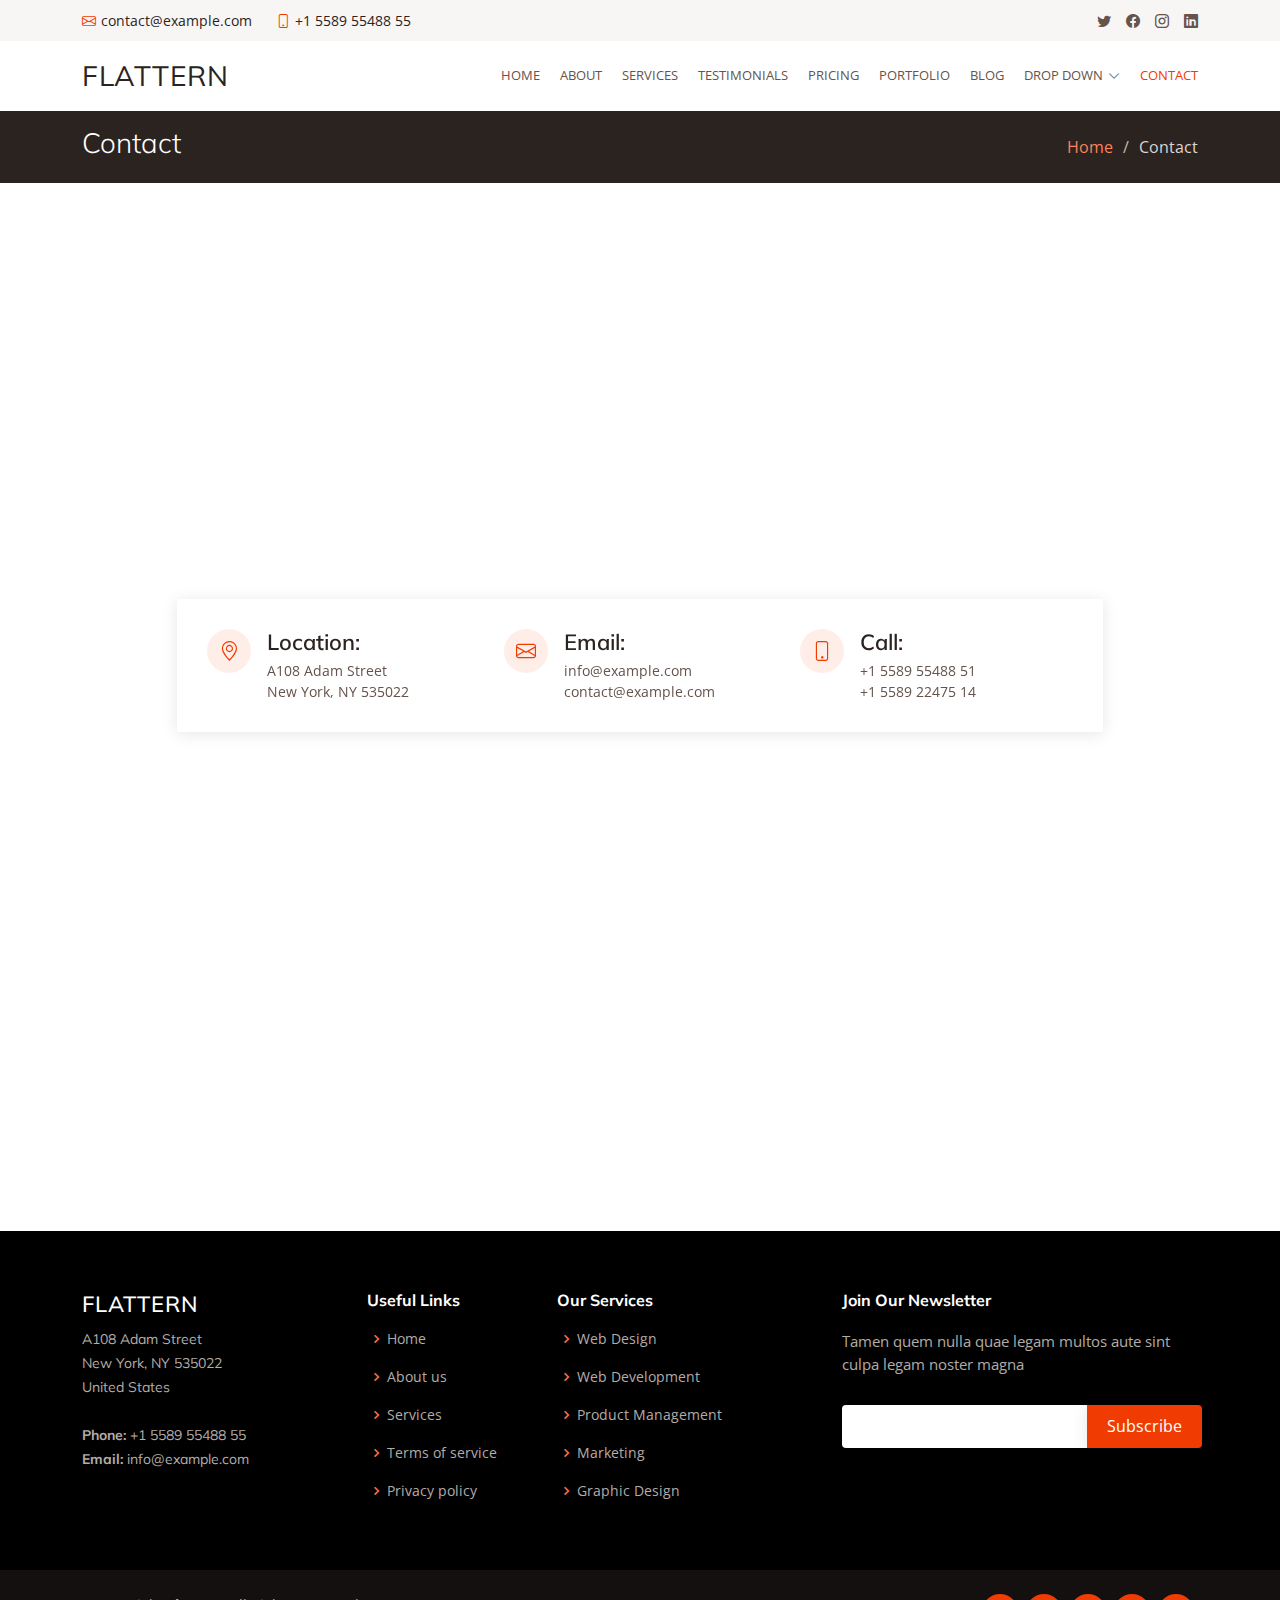
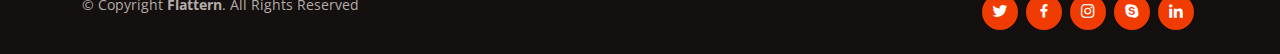
<file: contact.html>
<!DOCTYPE html>
<html lang="en">

<head>
  <meta charset="utf-8">
  <meta content="width=device-width, initial-scale=1.0" name="viewport">

  <title>Contact - Flattern Bootstrap Template</title>
  <meta content="" name="description">
  <meta content="" name="keywords">

  <!-- Favicons -->
  <link href="assets/img/favicon.png" rel="icon">
  <link href="assets/img/apple-touch-icon.png" rel="apple-touch-icon">

  <!-- Google Fonts -->
  <link href="https://fonts.googleapis.com/css?family=Open+Sans:300,300i,400,400i,600,600i,700,700i|Muli:300,300i,400,400i,500,500i,600,600i,700,700i|Poppins:300,300i,400,400i,500,500i,600,600i,700,700i" rel="stylesheet">

  <!-- Vendor CSS Files -->
  <link href="assets/vendor/animate.css/animate.min.css" rel="stylesheet">
  <link href="assets/vendor/aos/aos.css" rel="stylesheet">
  <link href="assets/vendor/bootstrap/css/bootstrap.min.css" rel="stylesheet">
  <link href="assets/vendor/bootstrap-icons/bootstrap-icons.css" rel="stylesheet">
  <link href="assets/vendor/boxicons/css/boxicons.min.css" rel="stylesheet">
  <link href="assets/vendor/glightbox/css/glightbox.min.css" rel="stylesheet">
  <link href="assets/vendor/swiper/swiper-bundle.min.css" rel="stylesheet">

  <!-- Template Main CSS File -->
  <link href="assets/css/style.css" rel="stylesheet">

</head>

<body>

  <!-- ======= Top Bar ======= -->
  <section id="topbar" class="d-flex align-items-center">
    <div class="container d-flex justify-content-center justify-content-md-between">
      <div class="contact-info d-flex align-items-center">
        <i class="bi bi-envelope d-flex align-items-center"><a href="mailto:contact@example.com">contact@example.com</a></i>
        <i class="bi bi-phone d-flex align-items-center ms-4"><span>+1 5589 55488 55</span></i>
      </div>
      <div class="social-links d-none d-md-flex align-items-center">
        <a href="#" class="twitter"><i class="bi bi-twitter"></i></a>
        <a href="#" class="facebook"><i class="bi bi-facebook"></i></a>
        <a href="#" class="instagram"><i class="bi bi-instagram"></i></a>
        <a href="#" class="linkedin"><i class="bi bi-linkedin"></i></i></a>
      </div>
    </div>
  </section>

  <!-- ======= Header ======= -->
  <header id="header" class="d-flex align-items-center">
    <div class="container d-flex justify-content-between">

      <div class="logo">
        <h1 class="text-light"><a href="index.html">Flattern</a></h1>
        <!-- Uncomment below if you prefer to use an image logo -->
        <!-- <a href="index.html"><img src="assets/img/logo.png" alt="" class="img-fluid"></a>-->
      </div>

      <nav id="navbar" class="navbar">
        <ul>
          <li><a href="index.html">Home</a></li>
          <li><a href="about.html">About</a></li>
          <li><a href="services.html">Services</a></li>
          <li><a href="testimonials.html">Testimonials</a></li>
          <li><a href="pricing.html">Pricing</a></li>
          <li><a href="portfolio.html">Portfolio</a></li>
          <li><a href="blog.html">Blog</a></li>
          <li class="dropdown"><a href="#"><span>Drop Down</span> <i class="bi bi-chevron-down"></i></a>
            <ul>
              <li><a href="#">Drop Down 1</a></li>
              <li class="dropdown"><a href="#"><span>Deep Drop Down</span> <i class="bi bi-chevron-right"></i></a>
                <ul>
                  <li><a href="#">Deep Drop Down 1</a></li>
                  <li><a href="#">Deep Drop Down 2</a></li>
                  <li><a href="#">Deep Drop Down 3</a></li>
                  <li><a href="#">Deep Drop Down 4</a></li>
                  <li><a href="#">Deep Drop Down 5</a></li>
                </ul>
              </li>
              <li><a href="#">Drop Down 2</a></li>
              <li><a href="#">Drop Down 3</a></li>
              <li><a href="#">Drop Down 4</a></li>
            </ul>
          </li>
          <li><a class="active" href="contact.html">Contact</a></li>
        </ul>
        <i class="bi bi-list mobile-nav-toggle"></i>
      </nav><!-- .navbar -->

    </div>
  </header><!-- End Header -->

  <main id="main">

    <!-- ======= Breadcrumbs ======= -->
    <section id="breadcrumbs" class="breadcrumbs">
      <div class="container">

        <div class="d-flex justify-content-between align-items-center">
          <h2>Contact</h2>
          <ol>
            <li><a href="index.html">Home</a></li>
            <li>Contact</li>
          </ol>
        </div>

      </div>
    </section><!-- End Breadcrumbs -->

    <!-- ======= Contact Section ======= -->
    <div class="map-section">
      <iframe style="border:0; width: 100%; height: 350px;" src="https://www.google.com/maps/embed?pb=!1m14!1m8!1m3!1d12097.433213460943!2d-74.0062269!3d40.7101282!3m2!1i1024!2i768!4f13.1!3m3!1m2!1s0x0%3A0xb89d1fe6bc499443!2sDowntown+Conference+Center!5e0!3m2!1smk!2sbg!4v1539943755621" frameborder="0" allowfullscreen></iframe>
    </div>

    <section id="contact" class="contact">
      <div class="container">

        <div class="row justify-content-center" data-aos="fade-up">

          <div class="col-lg-10">

            <div class="info-wrap">
              <div class="row">
                <div class="col-lg-4 info">
                  <i class="bi bi-geo-alt"></i>
                  <h4>Location:</h4>
                  <p>A108 Adam Street<br>New York, NY 535022</p>
                </div>

                <div class="col-lg-4 info mt-4 mt-lg-0">
                  <i class="bi bi-envelope"></i>
                  <h4>Email:</h4>
                  <p>info@example.com<br>contact@example.com</p>
                </div>

                <div class="col-lg-4 info mt-4 mt-lg-0">
                  <i class="bi bi-phone"></i>
                  <h4>Call:</h4>
                  <p>+1 5589 55488 51<br>+1 5589 22475 14</p>
                </div>
              </div>
            </div>

          </div>

        </div>

        <div class="row mt-5 justify-content-center" data-aos="fade-up">
          <div class="col-lg-10">
            <form action="forms/contact.php" method="post" role="form" class="php-email-form">
              <div class="row">
                <div class="col-md-6 form-group">
                  <input type="text" name="name" class="form-control" id="name" placeholder="Your Name" required>
                </div>
                <div class="col-md-6 form-group mt-3 mt-md-0">
                  <input type="email" class="form-control" name="email" id="email" placeholder="Your Email" required>
                </div>
              </div>
              <div class="form-group mt-3">
                <input type="text" class="form-control" name="subject" id="subject" placeholder="Subject" required>
              </div>
              <div class="form-group mt-3">
                <textarea class="form-control" name="message" rows="5" placeholder="Message" required></textarea>
              </div>
              <div class="my-3">
                <div class="loading">Loading</div>
                <div class="error-message"></div>
                <div class="sent-message">Your message has been sent. Thank you!</div>
              </div>
              <div class="text-center"><button type="submit">Send Message</button></div>
            </form>
          </div>

        </div>

      </div>
    </section><!-- End Contact Section -->

  </main><!-- End #main -->

  <!-- ======= Footer ======= -->
  <footer id="footer">

    <div class="footer-top">
      <div class="container">
        <div class="row">

          <div class="col-lg-3 col-md-6 footer-contact">
            <h3>Flattern</h3>
            <p>
              A108 Adam Street <br>
              New York, NY 535022<br>
              United States <br><br>
              <strong>Phone:</strong> +1 5589 55488 55<br>
              <strong>Email:</strong> info@example.com<br>
            </p>
          </div>

          <div class="col-lg-2 col-md-6 footer-links">
            <h4>Useful Links</h4>
            <ul>
              <li><i class="bx bx-chevron-right"></i> <a href="#">Home</a></li>
              <li><i class="bx bx-chevron-right"></i> <a href="#">About us</a></li>
              <li><i class="bx bx-chevron-right"></i> <a href="#">Services</a></li>
              <li><i class="bx bx-chevron-right"></i> <a href="#">Terms of service</a></li>
              <li><i class="bx bx-chevron-right"></i> <a href="#">Privacy policy</a></li>
            </ul>
          </div>

          <div class="col-lg-3 col-md-6 footer-links">
            <h4>Our Services</h4>
            <ul>
              <li><i class="bx bx-chevron-right"></i> <a href="#">Web Design</a></li>
              <li><i class="bx bx-chevron-right"></i> <a href="#">Web Development</a></li>
              <li><i class="bx bx-chevron-right"></i> <a href="#">Product Management</a></li>
              <li><i class="bx bx-chevron-right"></i> <a href="#">Marketing</a></li>
              <li><i class="bx bx-chevron-right"></i> <a href="#">Graphic Design</a></li>
            </ul>
          </div>

          <div class="col-lg-4 col-md-6 footer-newsletter">
            <h4>Join Our Newsletter</h4>
            <p>Tamen quem nulla quae legam multos aute sint culpa legam noster magna</p>
            <form action="" method="post">
              <input type="email" name="email"><input type="submit" value="Subscribe">
            </form>
          </div>

        </div>
      </div>
    </div>

    <div class="container d-md-flex py-4">

      <div class="me-md-auto text-center text-md-start">
        <div class="copyright">
          &copy; Copyright <strong><span>Flattern</span></strong>. All Rights Reserved
        </div>

      </div>
      <div class="social-links text-center text-md-right pt-3 pt-md-0">
        <a href="#" class="twitter"><i class="bx bxl-twitter"></i></a>
        <a href="#" class="facebook"><i class="bx bxl-facebook"></i></a>
        <a href="#" class="instagram"><i class="bx bxl-instagram"></i></a>
        <a href="#" class="google-plus"><i class="bx bxl-skype"></i></a>
        <a href="#" class="linkedin"><i class="bx bxl-linkedin"></i></a>
      </div>
    </div>
  </footer><!-- End Footer -->

  <a href="#" class="back-to-top d-flex align-items-center justify-content-center"><i class="bi bi-arrow-up-short"></i></a>

  <!-- Vendor JS Files -->
  <script src="assets/vendor/aos/aos.js"></script>
  <script src="assets/vendor/bootstrap/js/bootstrap.bundle.min.js"></script>
  <script src="assets/vendor/glightbox/js/glightbox.min.js"></script>
  <script src="assets/vendor/isotope-layout/isotope.pkgd.min.js"></script>
  <script src="assets/vendor/php-email-form/validate.js"></script>
  <script src="assets/vendor/swiper/swiper-bundle.min.js"></script>
  <script src="assets/vendor/waypoints/noframework.waypoints.js"></script>

  <!-- Template Main JS File -->
  <script src="assets/js/main.js"></script>

</body>

</html>
</file>
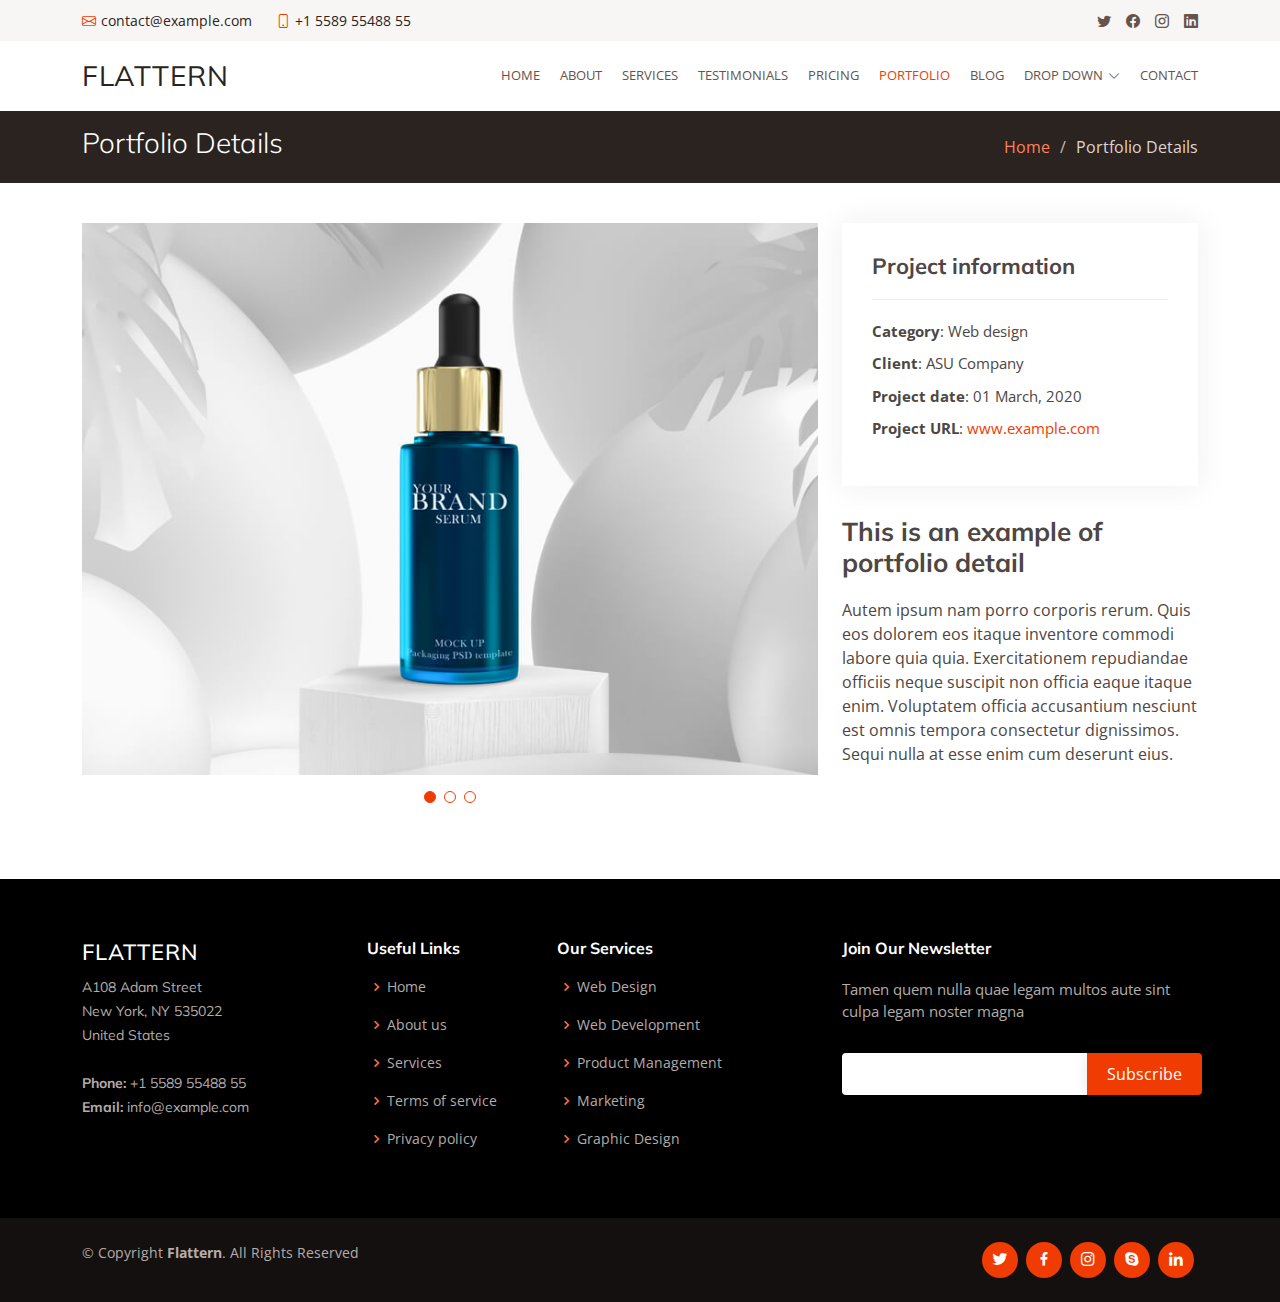
<file: portfolio-details.html>
<!DOCTYPE html>
<html lang="en">

<head>
  <meta charset="utf-8">
  <meta content="width=device-width, initial-scale=1.0" name="viewport">

  <title>Portfolio Details - Flattern Bootstrap Template</title>
  <meta content="" name="description">
  <meta content="" name="keywords">

  <!-- Favicons -->
  <link href="assets/img/favicon.png" rel="icon">
  <link href="assets/img/apple-touch-icon.png" rel="apple-touch-icon">

  <!-- Google Fonts -->
  <link href="https://fonts.googleapis.com/css?family=Open+Sans:300,300i,400,400i,600,600i,700,700i|Muli:300,300i,400,400i,500,500i,600,600i,700,700i|Poppins:300,300i,400,400i,500,500i,600,600i,700,700i" rel="stylesheet">

  <!-- Vendor CSS Files -->
  <link href="assets/vendor/animate.css/animate.min.css" rel="stylesheet">
  <link href="assets/vendor/aos/aos.css" rel="stylesheet">
  <link href="assets/vendor/bootstrap/css/bootstrap.min.css" rel="stylesheet">
  <link href="assets/vendor/bootstrap-icons/bootstrap-icons.css" rel="stylesheet">
  <link href="assets/vendor/boxicons/css/boxicons.min.css" rel="stylesheet">
  <link href="assets/vendor/glightbox/css/glightbox.min.css" rel="stylesheet">
  <link href="assets/vendor/swiper/swiper-bundle.min.css" rel="stylesheet">

  <!-- Template Main CSS File -->
  <link href="assets/css/style.css" rel="stylesheet">

</head>

<body>

  <!-- ======= Top Bar ======= -->
  <section id="topbar" class="d-flex align-items-center">
    <div class="container d-flex justify-content-center justify-content-md-between">
      <div class="contact-info d-flex align-items-center">
        <i class="bi bi-envelope d-flex align-items-center"><a href="mailto:contact@example.com">contact@example.com</a></i>
        <i class="bi bi-phone d-flex align-items-center ms-4"><span>+1 5589 55488 55</span></i>
      </div>
      <div class="social-links d-none d-md-flex align-items-center">
        <a href="#" class="twitter"><i class="bi bi-twitter"></i></a>
        <a href="#" class="facebook"><i class="bi bi-facebook"></i></a>
        <a href="#" class="instagram"><i class="bi bi-instagram"></i></a>
        <a href="#" class="linkedin"><i class="bi bi-linkedin"></i></i></a>
      </div>
    </div>
  </section>

  <!-- ======= Header ======= -->
  <header id="header" class="d-flex align-items-center">
    <div class="container d-flex justify-content-between">

      <div class="logo">
        <h1 class="text-light"><a href="index.html">Flattern</a></h1>
        <!-- Uncomment below if you prefer to use an image logo -->
        <!-- <a href="index.html"><img src="assets/img/logo.png" alt="" class="img-fluid"></a>-->
      </div>

      <nav id="navbar" class="navbar">
        <ul>
          <li><a href="index.html">Home</a></li>
          <li><a href="about.html">About</a></li>
          <li><a href="services.html">Services</a></li>
          <li><a href="testimonials.html">Testimonials</a></li>
          <li><a href="pricing.html">Pricing</a></li>
          <li><a class="active" href="portfolio.html">Portfolio</a></li>
          <li><a href="blog.html">Blog</a></li>
          <li class="dropdown"><a href="#"><span>Drop Down</span> <i class="bi bi-chevron-down"></i></a>
            <ul>
              <li><a href="#">Drop Down 1</a></li>
              <li class="dropdown"><a href="#"><span>Deep Drop Down</span> <i class="bi bi-chevron-right"></i></a>
                <ul>
                  <li><a href="#">Deep Drop Down 1</a></li>
                  <li><a href="#">Deep Drop Down 2</a></li>
                  <li><a href="#">Deep Drop Down 3</a></li>
                  <li><a href="#">Deep Drop Down 4</a></li>
                  <li><a href="#">Deep Drop Down 5</a></li>
                </ul>
              </li>
              <li><a href="#">Drop Down 2</a></li>
              <li><a href="#">Drop Down 3</a></li>
              <li><a href="#">Drop Down 4</a></li>
            </ul>
          </li>
          <li><a href="contact.html">Contact</a></li>
        </ul>
        <i class="bi bi-list mobile-nav-toggle"></i>
      </nav><!-- .navbar -->

    </div>
  </header><!-- End Header -->

  <main id="main">

    <!-- ======= Breadcrumbs ======= -->
    <section id="breadcrumbs" class="breadcrumbs">
      <div class="container">

        <div class="d-flex justify-content-between align-items-center">
          <h2>Portfolio Details</h2>
          <ol>
            <li><a href="index.html">Home</a></li>
            <li>Portfolio Details</li>
          </ol>
        </div>

      </div>
    </section><!-- End Breadcrumbs -->

    <!-- ======= Portfolio Details Section ======= -->
    <section id="portfolio-details" class="portfolio-details">
      <div class="container">

        <div class="row gy-4">

          <div class="col-lg-8">
            <div class="portfolio-details-slider swiper-container">
              <div class="swiper-wrapper align-items-center">

                <div class="swiper-slide">
                  <img src="assets/img/portfolio/portfolio-1.jpg" alt="">
                </div>

                <div class="swiper-slide">
                  <img src="assets/img/portfolio/portfolio-2.jpg" alt="">
                </div>

                <div class="swiper-slide">
                  <img src="assets/img/portfolio/portfolio-3.jpg" alt="">
                </div>

              </div>
              <div class="swiper-pagination"></div>
            </div>
          </div>

          <div class="col-lg-4">
            <div class="portfolio-info">
              <h3>Project information</h3>
              <ul>
                <li><strong>Category</strong>: Web design</li>
                <li><strong>Client</strong>: ASU Company</li>
                <li><strong>Project date</strong>: 01 March, 2020</li>
                <li><strong>Project URL</strong>: <a href="#">www.example.com</a></li>
              </ul>
            </div>
            <div class="portfolio-description">
              <h2>This is an example of portfolio detail</h2>
              <p>
                Autem ipsum nam porro corporis rerum. Quis eos dolorem eos itaque inventore commodi labore quia quia. Exercitationem repudiandae officiis neque suscipit non officia eaque itaque enim. Voluptatem officia accusantium nesciunt est omnis tempora consectetur dignissimos. Sequi nulla at esse enim cum deserunt eius.
              </p>
            </div>
          </div>

        </div>

      </div>
    </section><!-- End Portfolio Details Section -->

  </main><!-- End #main -->

  <!-- ======= Footer ======= -->
  <footer id="footer">

    <div class="footer-top">
      <div class="container">
        <div class="row">

          <div class="col-lg-3 col-md-6 footer-contact">
            <h3>Flattern</h3>
            <p>
              A108 Adam Street <br>
              New York, NY 535022<br>
              United States <br><br>
              <strong>Phone:</strong> +1 5589 55488 55<br>
              <strong>Email:</strong> info@example.com<br>
            </p>
          </div>

          <div class="col-lg-2 col-md-6 footer-links">
            <h4>Useful Links</h4>
            <ul>
              <li><i class="bx bx-chevron-right"></i> <a href="#">Home</a></li>
              <li><i class="bx bx-chevron-right"></i> <a href="#">About us</a></li>
              <li><i class="bx bx-chevron-right"></i> <a href="#">Services</a></li>
              <li><i class="bx bx-chevron-right"></i> <a href="#">Terms of service</a></li>
              <li><i class="bx bx-chevron-right"></i> <a href="#">Privacy policy</a></li>
            </ul>
          </div>

          <div class="col-lg-3 col-md-6 footer-links">
            <h4>Our Services</h4>
            <ul>
              <li><i class="bx bx-chevron-right"></i> <a href="#">Web Design</a></li>
              <li><i class="bx bx-chevron-right"></i> <a href="#">Web Development</a></li>
              <li><i class="bx bx-chevron-right"></i> <a href="#">Product Management</a></li>
              <li><i class="bx bx-chevron-right"></i> <a href="#">Marketing</a></li>
              <li><i class="bx bx-chevron-right"></i> <a href="#">Graphic Design</a></li>
            </ul>
          </div>

          <div class="col-lg-4 col-md-6 footer-newsletter">
            <h4>Join Our Newsletter</h4>
            <p>Tamen quem nulla quae legam multos aute sint culpa legam noster magna</p>
            <form action="" method="post">
              <input type="email" name="email"><input type="submit" value="Subscribe">
            </form>
          </div>

        </div>
      </div>
    </div>

    <div class="container d-md-flex py-4">

      <div class="me-md-auto text-center text-md-start">
        <div class="copyright">
          &copy; Copyright <strong><span>Flattern</span></strong>. All Rights Reserved
        </div>

      </div>
      <div class="social-links text-center text-md-right pt-3 pt-md-0">
        <a href="#" class="twitter"><i class="bx bxl-twitter"></i></a>
        <a href="#" class="facebook"><i class="bx bxl-facebook"></i></a>
        <a href="#" class="instagram"><i class="bx bxl-instagram"></i></a>
        <a href="#" class="google-plus"><i class="bx bxl-skype"></i></a>
        <a href="#" class="linkedin"><i class="bx bxl-linkedin"></i></a>
      </div>
    </div>
  </footer><!-- End Footer -->

  <a href="#" class="back-to-top d-flex align-items-center justify-content-center"><i class="bi bi-arrow-up-short"></i></a>

  <!-- Vendor JS Files -->
  <script src="assets/vendor/aos/aos.js"></script>
  <script src="assets/vendor/bootstrap/js/bootstrap.bundle.min.js"></script>
  <script src="assets/vendor/glightbox/js/glightbox.min.js"></script>
  <script src="assets/vendor/isotope-layout/isotope.pkgd.min.js"></script>
  <script src="assets/vendor/php-email-form/validate.js"></script>
  <script src="assets/vendor/swiper/swiper-bundle.min.js"></script>
  <script src="assets/vendor/waypoints/noframework.waypoints.js"></script>

  <!-- Template Main JS File -->
  <script src="assets/js/main.js"></script>

</body>

</html>
</file>
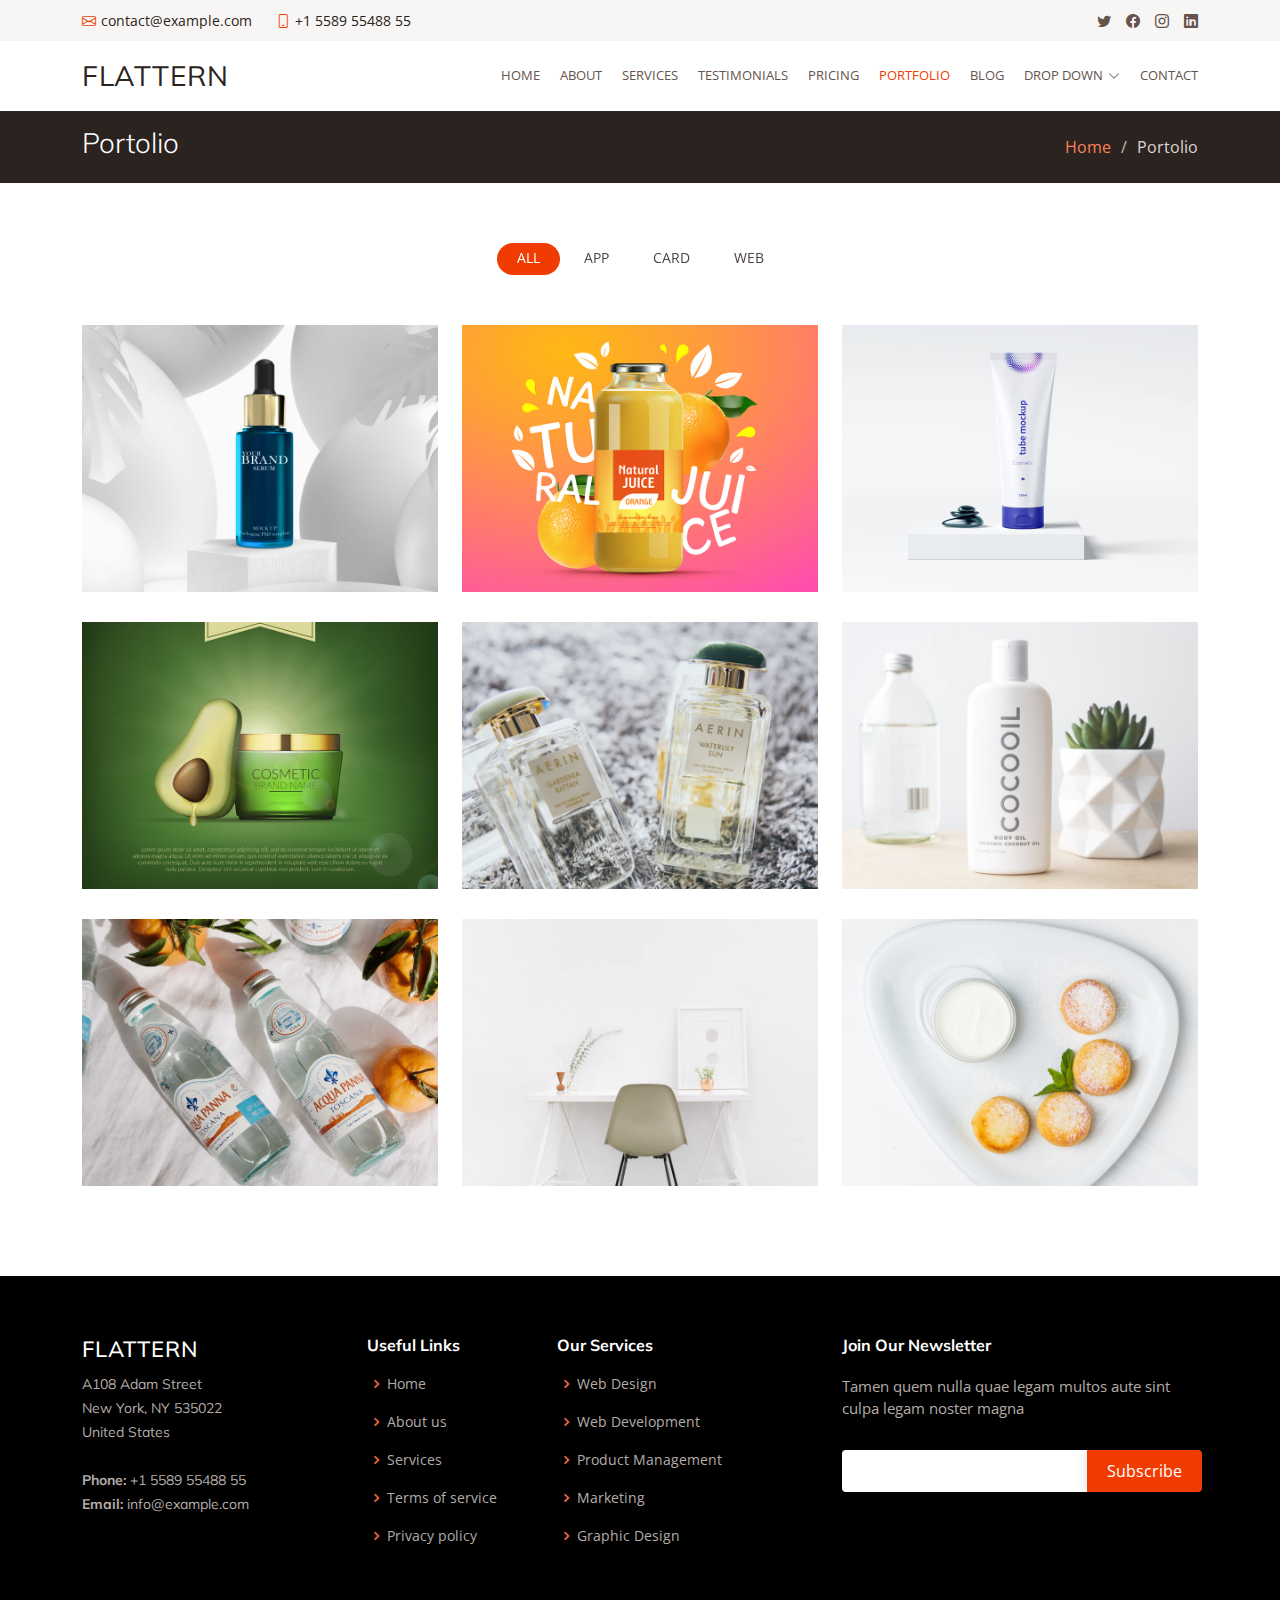
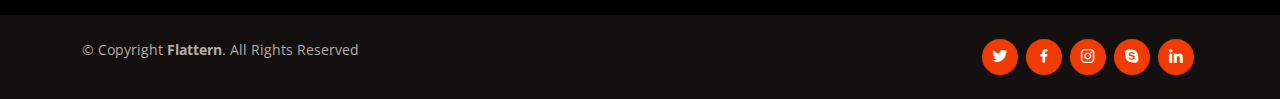
<file: portfolio.html>
<!DOCTYPE html>
<html lang="en">

<head>
  <meta charset="utf-8">
  <meta content="width=device-width, initial-scale=1.0" name="viewport">

  <title>Portfolio - Flattern Bootstrap Template</title>
  <meta content="" name="description">
  <meta content="" name="keywords">

  <!-- Favicons -->
  <link href="assets/img/favicon.png" rel="icon">
  <link href="assets/img/apple-touch-icon.png" rel="apple-touch-icon">

  <!-- Google Fonts -->
  <link href="https://fonts.googleapis.com/css?family=Open+Sans:300,300i,400,400i,600,600i,700,700i|Muli:300,300i,400,400i,500,500i,600,600i,700,700i|Poppins:300,300i,400,400i,500,500i,600,600i,700,700i" rel="stylesheet">

  <!-- Vendor CSS Files -->
  <link href="assets/vendor/animate.css/animate.min.css" rel="stylesheet">
  <link href="assets/vendor/aos/aos.css" rel="stylesheet">
  <link href="assets/vendor/bootstrap/css/bootstrap.min.css" rel="stylesheet">
  <link href="assets/vendor/bootstrap-icons/bootstrap-icons.css" rel="stylesheet">
  <link href="assets/vendor/boxicons/css/boxicons.min.css" rel="stylesheet">
  <link href="assets/vendor/glightbox/css/glightbox.min.css" rel="stylesheet">
  <link href="assets/vendor/swiper/swiper-bundle.min.css" rel="stylesheet">

  <!-- Template Main CSS File -->
  <link href="assets/css/style.css" rel="stylesheet">

</head>

<body>

  <!-- ======= Top Bar ======= -->
  <section id="topbar" class="d-flex align-items-center">
    <div class="container d-flex justify-content-center justify-content-md-between">
      <div class="contact-info d-flex align-items-center">
        <i class="bi bi-envelope d-flex align-items-center"><a href="mailto:contact@example.com">contact@example.com</a></i>
        <i class="bi bi-phone d-flex align-items-center ms-4"><span>+1 5589 55488 55</span></i>
      </div>
      <div class="social-links d-none d-md-flex align-items-center">
        <a href="#" class="twitter"><i class="bi bi-twitter"></i></a>
        <a href="#" class="facebook"><i class="bi bi-facebook"></i></a>
        <a href="#" class="instagram"><i class="bi bi-instagram"></i></a>
        <a href="#" class="linkedin"><i class="bi bi-linkedin"></i></i></a>
      </div>
    </div>
  </section>

  <!-- ======= Header ======= -->
  <header id="header" class="d-flex align-items-center">
    <div class="container d-flex justify-content-between">

      <div class="logo">
        <h1 class="text-light"><a href="index.html">Flattern</a></h1>
        <!-- Uncomment below if you prefer to use an image logo -->
        <!-- <a href="index.html"><img src="assets/img/logo.png" alt="" class="img-fluid"></a>-->
      </div>

      <nav id="navbar" class="navbar">
        <ul>
          <li><a href="index.html">Home</a></li>
          <li><a href="about.html">About</a></li>
          <li><a href="services.html">Services</a></li>
          <li><a href="testimonials.html">Testimonials</a></li>
          <li><a href="pricing.html">Pricing</a></li>
          <li><a class="active" href="portfolio.html">Portfolio</a></li>
          <li><a href="blog.html">Blog</a></li>
          <li class="dropdown"><a href="#"><span>Drop Down</span> <i class="bi bi-chevron-down"></i></a>
            <ul>
              <li><a href="#">Drop Down 1</a></li>
              <li class="dropdown"><a href="#"><span>Deep Drop Down</span> <i class="bi bi-chevron-right"></i></a>
                <ul>
                  <li><a href="#">Deep Drop Down 1</a></li>
                  <li><a href="#">Deep Drop Down 2</a></li>
                  <li><a href="#">Deep Drop Down 3</a></li>
                  <li><a href="#">Deep Drop Down 4</a></li>
                  <li><a href="#">Deep Drop Down 5</a></li>
                </ul>
              </li>
              <li><a href="#">Drop Down 2</a></li>
              <li><a href="#">Drop Down 3</a></li>
              <li><a href="#">Drop Down 4</a></li>
            </ul>
          </li>
          <li><a href="contact.html">Contact</a></li>
        </ul>
        <i class="bi bi-list mobile-nav-toggle"></i>
      </nav><!-- .navbar -->

    </div>
  </header><!-- End Header -->

  <main id="main">

    <!-- ======= Breadcrumbs ======= -->
    <section id="breadcrumbs" class="breadcrumbs">
      <div class="container">

        <div class="d-flex justify-content-between align-items-center">
          <h2>Portolio</h2>
          <ol>
            <li><a href="index.html">Home</a></li>
            <li>Portolio</li>
          </ol>
        </div>

      </div>
    </section><!-- End Breadcrumbs -->

    <!-- ======= Portfolio Section ======= -->
    <section id="portfolio" class="portfolio">
      <div class="container">

        <div class="row" data-aos="fade-up">
          <div class="col-lg-12 d-flex justify-content-center">
            <ul id="portfolio-flters">
              <li data-filter="*" class="filter-active">All</li>
              <li data-filter=".filter-app">App</li>
              <li data-filter=".filter-card">Card</li>
              <li data-filter=".filter-web">Web</li>
            </ul>
          </div>
        </div>

        <div class="row portfolio-container" data-aos="fade-up">

          <div class="col-lg-4 col-md-6 portfolio-item filter-app">
            <img src="assets/img/portfolio/portfolio-1.jpg" class="img-fluid" alt="">
            <div class="portfolio-info">
              <h4>App 1</h4>
              <p>App</p>
              <a href="assets/img/portfolio/portfolio-1.jpg" data-gallery="portfolioGallery" class="portfolio-lightbox preview-link" title="App 1"><i class="bx bx-plus"></i></a>
              <a href="portfolio-details.html" class="details-link" title="More Details"><i class="bx bx-link"></i></a>
            </div>
          </div>

          <div class="col-lg-4 col-md-6 portfolio-item filter-web">
            <img src="assets/img/portfolio/portfolio-2.jpg" class="img-fluid" alt="">
            <div class="portfolio-info">
              <h4>Web 3</h4>
              <p>Web</p>
              <a href="assets/img/portfolio/portfolio-2.jpg" data-gallery="portfolioGallery" class="portfolio-lightbox preview-link" title="Web 3"><i class="bx bx-plus"></i></a>
              <a href="portfolio-details.html" class="details-link" title="More Details"><i class="bx bx-link"></i></a>
            </div>
          </div>

          <div class="col-lg-4 col-md-6 portfolio-item filter-app">
            <img src="assets/img/portfolio/portfolio-3.jpg" class="img-fluid" alt="">
            <div class="portfolio-info">
              <h4>App 2</h4>
              <p>App</p>
              <a href="assets/img/portfolio/portfolio-3.jpg" data-gallery="portfolioGallery" class="portfolio-lightbox preview-link" title="App 2"><i class="bx bx-plus"></i></a>
              <a href="portfolio-details.html" class="details-link" title="More Details"><i class="bx bx-link"></i></a>
            </div>
          </div>

          <div class="col-lg-4 col-md-6 portfolio-item filter-card">
            <img src="assets/img/portfolio/portfolio-4.jpg" class="img-fluid" alt="">
            <div class="portfolio-info">
              <h4>Card 2</h4>
              <p>Card</p>
              <a href="assets/img/portfolio/portfolio-4.jpg" data-gallery="portfolioGallery" class="portfolio-lightbox preview-link" title="Card 2"><i class="bx bx-plus"></i></a>
              <a href="portfolio-details.html" class="details-link" title="More Details"><i class="bx bx-link"></i></a>
            </div>
          </div>

          <div class="col-lg-4 col-md-6 portfolio-item filter-web">
            <img src="assets/img/portfolio/portfolio-5.jpg" class="img-fluid" alt="">
            <div class="portfolio-info">
              <h4>Web 2</h4>
              <p>Web</p>
              <a href="assets/img/portfolio/portfolio-5.jpg" data-gallery="portfolioGallery" class="portfolio-lightbox preview-link" title="Web 2"><i class="bx bx-plus"></i></a>
              <a href="portfolio-details.html" class="details-link" title="More Details"><i class="bx bx-link"></i></a>
            </div>
          </div>

          <div class="col-lg-4 col-md-6 portfolio-item filter-app">
            <img src="assets/img/portfolio/portfolio-6.jpg" class="img-fluid" alt="">
            <div class="portfolio-info">
              <h4>App 3</h4>
              <p>App</p>
              <a href="assets/img/portfolio/portfolio-6.jpg" data-gallery="portfolioGallery" class="portfolio-lightbox preview-link" title="App 3"><i class="bx bx-plus"></i></a>
              <a href="portfolio-details.html" class="details-link" title="More Details"><i class="bx bx-link"></i></a>
            </div>
          </div>

          <div class="col-lg-4 col-md-6 portfolio-item filter-card">
            <img src="assets/img/portfolio/portfolio-7.jpg" class="img-fluid" alt="">
            <div class="portfolio-info">
              <h4>Card 1</h4>
              <p>Card</p>
              <a href="assets/img/portfolio/portfolio-7.jpg" data-gallery="portfolioGallery" class="portfolio-lightbox preview-link" title="Card 1"><i class="bx bx-plus"></i></a>
              <a href="portfolio-details.html" class="details-link" title="More Details"><i class="bx bx-link"></i></a>
            </div>
          </div>

          <div class="col-lg-4 col-md-6 portfolio-item filter-card">
            <img src="assets/img/portfolio/portfolio-8.jpg" class="img-fluid" alt="">
            <div class="portfolio-info">
              <h4>Card 3</h4>
              <p>Card</p>
              <a href="assets/img/portfolio/portfolio-8.jpg" data-gallery="portfolioGallery" class="portfolio-lightbox preview-link" title="Card 3"><i class="bx bx-plus"></i></a>
              <a href="portfolio-details.html" class="details-link" title="More Details"><i class="bx bx-link"></i></a>
            </div>
          </div>

          <div class="col-lg-4 col-md-6 portfolio-item filter-web">
            <img src="assets/img/portfolio/portfolio-9.jpg" class="img-fluid" alt="">
            <div class="portfolio-info">
              <h4>Web 3</h4>
              <p>Web</p>
              <a href="assets/img/portfolio/portfolio-9.jpg" data-gallery="portfolioGallery" class="portfolio-lightbox preview-link" title="Web 3"><i class="bx bx-plus"></i></a>
              <a href="portfolio-details.html" class="details-link" title="More Details"><i class="bx bx-link"></i></a>
            </div>
          </div>

        </div>

      </div>
    </section><!-- End Portfolio Section -->

  </main><!-- End #main -->

  <!-- ======= Footer ======= -->
  <footer id="footer">

    <div class="footer-top">
      <div class="container">
        <div class="row">

          <div class="col-lg-3 col-md-6 footer-contact">
            <h3>Flattern</h3>
            <p>
              A108 Adam Street <br>
              New York, NY 535022<br>
              United States <br><br>
              <strong>Phone:</strong> +1 5589 55488 55<br>
              <strong>Email:</strong> info@example.com<br>
            </p>
          </div>

          <div class="col-lg-2 col-md-6 footer-links">
            <h4>Useful Links</h4>
            <ul>
              <li><i class="bx bx-chevron-right"></i> <a href="#">Home</a></li>
              <li><i class="bx bx-chevron-right"></i> <a href="#">About us</a></li>
              <li><i class="bx bx-chevron-right"></i> <a href="#">Services</a></li>
              <li><i class="bx bx-chevron-right"></i> <a href="#">Terms of service</a></li>
              <li><i class="bx bx-chevron-right"></i> <a href="#">Privacy policy</a></li>
            </ul>
          </div>

          <div class="col-lg-3 col-md-6 footer-links">
            <h4>Our Services</h4>
            <ul>
              <li><i class="bx bx-chevron-right"></i> <a href="#">Web Design</a></li>
              <li><i class="bx bx-chevron-right"></i> <a href="#">Web Development</a></li>
              <li><i class="bx bx-chevron-right"></i> <a href="#">Product Management</a></li>
              <li><i class="bx bx-chevron-right"></i> <a href="#">Marketing</a></li>
              <li><i class="bx bx-chevron-right"></i> <a href="#">Graphic Design</a></li>
            </ul>
          </div>

          <div class="col-lg-4 col-md-6 footer-newsletter">
            <h4>Join Our Newsletter</h4>
            <p>Tamen quem nulla quae legam multos aute sint culpa legam noster magna</p>
            <form action="" method="post">
              <input type="email" name="email"><input type="submit" value="Subscribe">
            </form>
          </div>

        </div>
      </div>
    </div>

    <div class="container d-md-flex py-4">

      <div class="me-md-auto text-center text-md-start">
        <div class="copyright">
          &copy; Copyright <strong><span>Flattern</span></strong>. All Rights Reserved
        </div>

      </div>
      <div class="social-links text-center text-md-right pt-3 pt-md-0">
        <a href="#" class="twitter"><i class="bx bxl-twitter"></i></a>
        <a href="#" class="facebook"><i class="bx bxl-facebook"></i></a>
        <a href="#" class="instagram"><i class="bx bxl-instagram"></i></a>
        <a href="#" class="google-plus"><i class="bx bxl-skype"></i></a>
        <a href="#" class="linkedin"><i class="bx bxl-linkedin"></i></a>
      </div>
    </div>
  </footer><!-- End Footer -->

  <a href="#" class="back-to-top d-flex align-items-center justify-content-center"><i class="bi bi-arrow-up-short"></i></a>

  <!-- Vendor JS Files -->
  <script src="assets/vendor/aos/aos.js"></script>
  <script src="assets/vendor/bootstrap/js/bootstrap.bundle.min.js"></script>
  <script src="assets/vendor/glightbox/js/glightbox.min.js"></script>
  <script src="assets/vendor/isotope-layout/isotope.pkgd.min.js"></script>
  <script src="assets/vendor/php-email-form/validate.js"></script>
  <script src="assets/vendor/swiper/swiper-bundle.min.js"></script>
  <script src="assets/vendor/waypoints/noframework.waypoints.js"></script>

  <!-- Template Main JS File -->
  <script src="assets/js/main.js"></script>

</body>

</html>
</file>
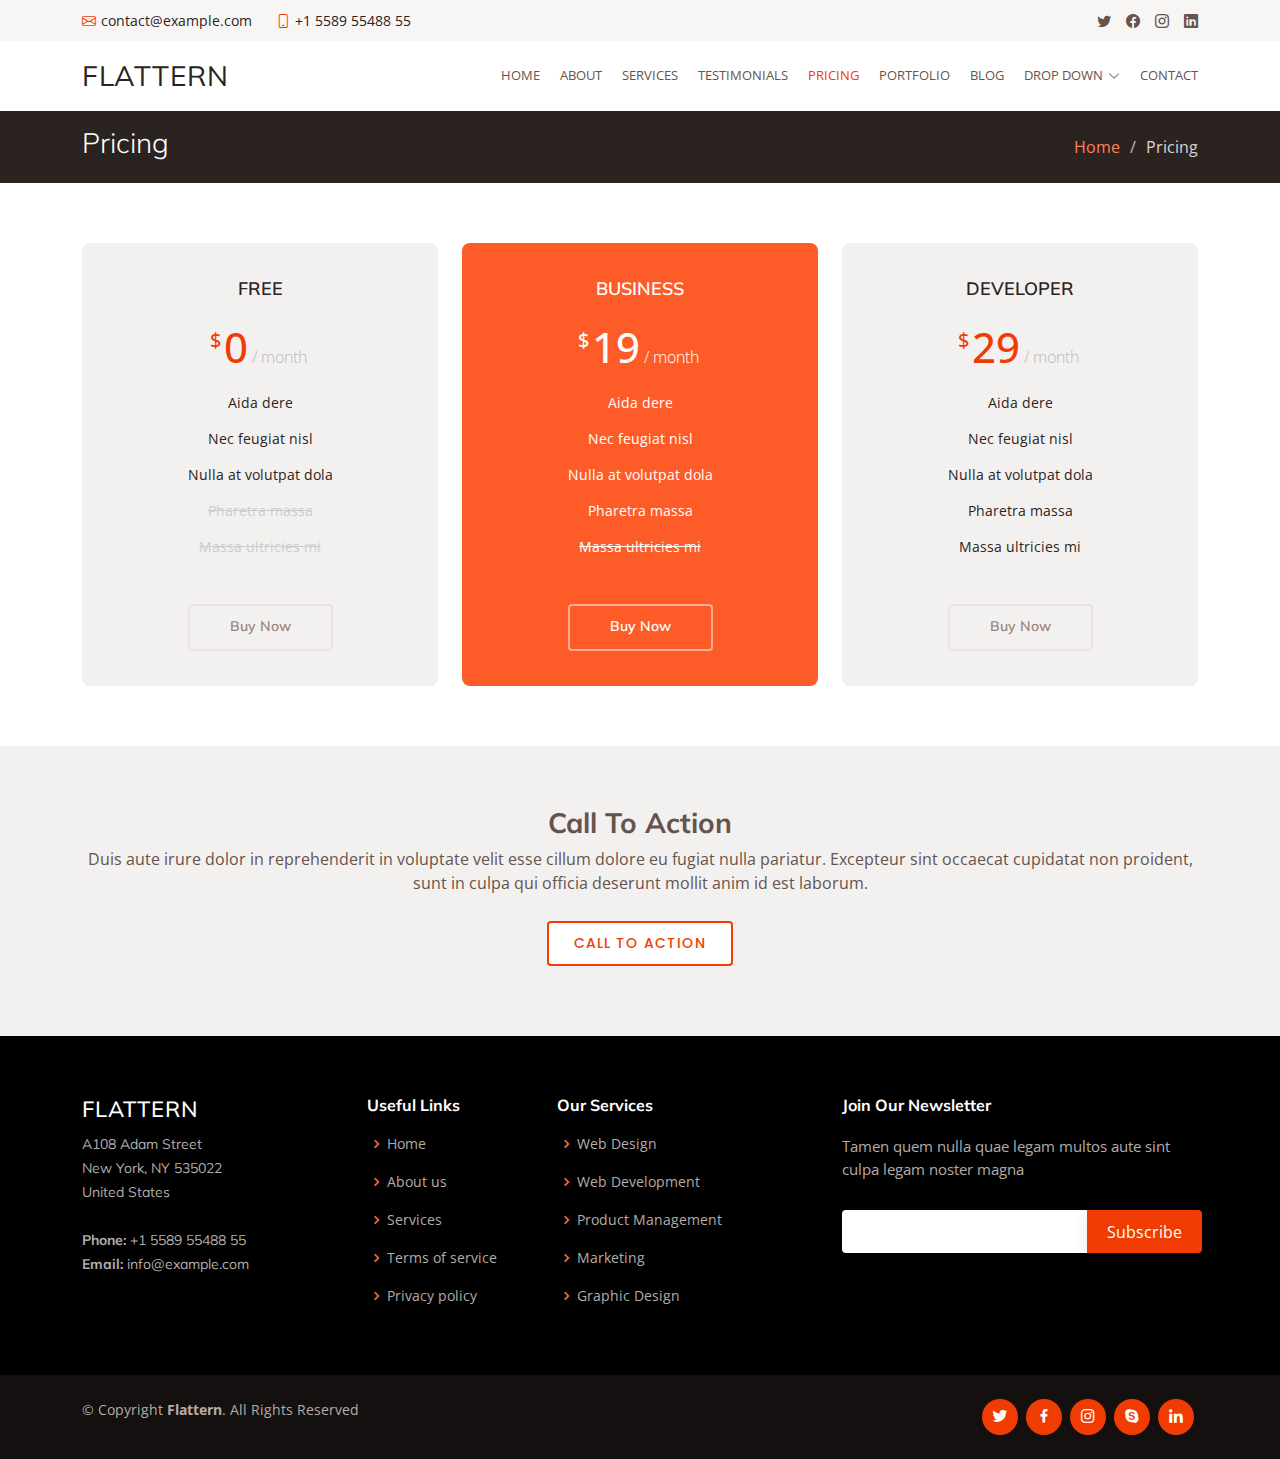
<file: pricing.html>
<!DOCTYPE html>
<html lang="en">

<head>
  <meta charset="utf-8">
  <meta content="width=device-width, initial-scale=1.0" name="viewport">

  <title>Pricing - Flattern Bootstrap Template</title>
  <meta content="" name="description">
  <meta content="" name="keywords">

  <!-- Favicons -->
  <link href="assets/img/favicon.png" rel="icon">
  <link href="assets/img/apple-touch-icon.png" rel="apple-touch-icon">

  <!-- Google Fonts -->
  <link href="https://fonts.googleapis.com/css?family=Open+Sans:300,300i,400,400i,600,600i,700,700i|Muli:300,300i,400,400i,500,500i,600,600i,700,700i|Poppins:300,300i,400,400i,500,500i,600,600i,700,700i" rel="stylesheet">

  <!-- Vendor CSS Files -->
  <link href="assets/vendor/animate.css/animate.min.css" rel="stylesheet">
  <link href="assets/vendor/aos/aos.css" rel="stylesheet">
  <link href="assets/vendor/bootstrap/css/bootstrap.min.css" rel="stylesheet">
  <link href="assets/vendor/bootstrap-icons/bootstrap-icons.css" rel="stylesheet">
  <link href="assets/vendor/boxicons/css/boxicons.min.css" rel="stylesheet">
  <link href="assets/vendor/glightbox/css/glightbox.min.css" rel="stylesheet">
  <link href="assets/vendor/swiper/swiper-bundle.min.css" rel="stylesheet">

  <!-- Template Main CSS File -->
  <link href="assets/css/style.css" rel="stylesheet">

</head>

<body>

  <!-- ======= Top Bar ======= -->
  <section id="topbar" class="d-flex align-items-center">
    <div class="container d-flex justify-content-center justify-content-md-between">
      <div class="contact-info d-flex align-items-center">
        <i class="bi bi-envelope d-flex align-items-center"><a href="mailto:contact@example.com">contact@example.com</a></i>
        <i class="bi bi-phone d-flex align-items-center ms-4"><span>+1 5589 55488 55</span></i>
      </div>
      <div class="social-links d-none d-md-flex align-items-center">
        <a href="#" class="twitter"><i class="bi bi-twitter"></i></a>
        <a href="#" class="facebook"><i class="bi bi-facebook"></i></a>
        <a href="#" class="instagram"><i class="bi bi-instagram"></i></a>
        <a href="#" class="linkedin"><i class="bi bi-linkedin"></i></i></a>
      </div>
    </div>
  </section>

  <!-- ======= Header ======= -->
  <header id="header" class="d-flex align-items-center">
    <div class="container d-flex justify-content-between">

      <div class="logo">
        <h1 class="text-light"><a href="index.html">Flattern</a></h1>
        <!-- Uncomment below if you prefer to use an image logo -->
        <!-- <a href="index.html"><img src="assets/img/logo.png" alt="" class="img-fluid"></a>-->
      </div>

      <nav id="navbar" class="navbar">
        <ul>
          <li><a href="index.html">Home</a></li>
          <li><a href="about.html">About</a></li>
          <li><a href="services.html">Services</a></li>
          <li><a href="testimonials.html">Testimonials</a></li>
          <li><a class="active" href="pricing.html">Pricing</a></li>
          <li><a href="portfolio.html">Portfolio</a></li>
          <li><a href="blog.html">Blog</a></li>
          <li class="dropdown"><a href="#"><span>Drop Down</span> <i class="bi bi-chevron-down"></i></a>
            <ul>
              <li><a href="#">Drop Down 1</a></li>
              <li class="dropdown"><a href="#"><span>Deep Drop Down</span> <i class="bi bi-chevron-right"></i></a>
                <ul>
                  <li><a href="#">Deep Drop Down 1</a></li>
                  <li><a href="#">Deep Drop Down 2</a></li>
                  <li><a href="#">Deep Drop Down 3</a></li>
                  <li><a href="#">Deep Drop Down 4</a></li>
                  <li><a href="#">Deep Drop Down 5</a></li>
                </ul>
              </li>
              <li><a href="#">Drop Down 2</a></li>
              <li><a href="#">Drop Down 3</a></li>
              <li><a href="#">Drop Down 4</a></li>
            </ul>
          </li>
          <li><a href="contact.html">Contact</a></li>
        </ul>
        <i class="bi bi-list mobile-nav-toggle"></i>
      </nav><!-- .navbar -->

    </div>
  </header><!-- End Header -->

  <main id="main">

    <!-- ======= Breadcrumbs ======= -->
    <section id="breadcrumbs" class="breadcrumbs">
      <div class="container">

        <div class="d-flex justify-content-between align-items-center">
          <h2>Pricing</h2>
          <ol>
            <li><a href="index.html">Home</a></li>
            <li>Pricing</li>
          </ol>
        </div>

      </div>
    </section><!-- End Breadcrumbs -->

    <!-- ======= Pricing Section ======= -->
    <section id="pricing" class="pricing">
      <div class="container">

        <div class="row">

          <div class="col-lg-4 col-md-6">
            <div class="box" data-aos="fade-right">
              <h3>Free</h3>
              <h4><sup>$</sup>0<span> / month</span></h4>
              <ul>
                <li>Aida dere</li>
                <li>Nec feugiat nisl</li>
                <li>Nulla at volutpat dola</li>
                <li class="na">Pharetra massa</li>
                <li class="na">Massa ultricies mi</li>
              </ul>
              <div class="btn-wrap">
                <a href="#" class="btn-buy">Buy Now</a>
              </div>
            </div>
          </div>

          <div class="col-lg-4 col-md-6 mt-4 mt-md-0">
            <div class="box featured" data-aos="fade-up">
              <h3>Business</h3>
              <h4><sup>$</sup>19<span> / month</span></h4>
              <ul>
                <li>Aida dere</li>
                <li>Nec feugiat nisl</li>
                <li>Nulla at volutpat dola</li>
                <li>Pharetra massa</li>
                <li class="na">Massa ultricies mi</li>
              </ul>
              <div class="btn-wrap">
                <a href="#" class="btn-buy">Buy Now</a>
              </div>
            </div>
          </div>

          <div class="col-lg-4 col-md-6 mt-4 mt-lg-0">
            <div class="box" data-aos="fade-left">
              <h3>Developer</h3>
              <h4><sup>$</sup>29<span> / month</span></h4>
              <ul>
                <li>Aida dere</li>
                <li>Nec feugiat nisl</li>
                <li>Nulla at volutpat dola</li>
                <li>Pharetra massa</li>
                <li>Massa ultricies mi</li>
              </ul>
              <div class="btn-wrap">
                <a href="#" class="btn-buy">Buy Now</a>
              </div>
            </div>
          </div>

        </div>

      </div>
    </section><!-- End Pricing Section -->

    <!-- ======= Cta Pricing Section ======= -->
    <section id="cta-pricing" class="cta-pricing">
      <div class="container">

        <div class="text-center">
          <h3>Call To Action</h3>
          <p> Duis aute irure dolor in reprehenderit in voluptate velit esse cillum dolore eu fugiat nulla pariatur. Excepteur sint occaecat cupidatat non proident, sunt in culpa qui officia deserunt mollit anim id est laborum.</p>
          <a class="cta-btn" href="#">Call To Action</a>
        </div>

      </div>
    </section><!-- End Cta Pricing Section -->

  </main><!-- End #main -->

  <!-- ======= Footer ======= -->
  <footer id="footer">

    <div class="footer-top">
      <div class="container">
        <div class="row">

          <div class="col-lg-3 col-md-6 footer-contact">
            <h3>Flattern</h3>
            <p>
              A108 Adam Street <br>
              New York, NY 535022<br>
              United States <br><br>
              <strong>Phone:</strong> +1 5589 55488 55<br>
              <strong>Email:</strong> info@example.com<br>
            </p>
          </div>

          <div class="col-lg-2 col-md-6 footer-links">
            <h4>Useful Links</h4>
            <ul>
              <li><i class="bx bx-chevron-right"></i> <a href="#">Home</a></li>
              <li><i class="bx bx-chevron-right"></i> <a href="#">About us</a></li>
              <li><i class="bx bx-chevron-right"></i> <a href="#">Services</a></li>
              <li><i class="bx bx-chevron-right"></i> <a href="#">Terms of service</a></li>
              <li><i class="bx bx-chevron-right"></i> <a href="#">Privacy policy</a></li>
            </ul>
          </div>

          <div class="col-lg-3 col-md-6 footer-links">
            <h4>Our Services</h4>
            <ul>
              <li><i class="bx bx-chevron-right"></i> <a href="#">Web Design</a></li>
              <li><i class="bx bx-chevron-right"></i> <a href="#">Web Development</a></li>
              <li><i class="bx bx-chevron-right"></i> <a href="#">Product Management</a></li>
              <li><i class="bx bx-chevron-right"></i> <a href="#">Marketing</a></li>
              <li><i class="bx bx-chevron-right"></i> <a href="#">Graphic Design</a></li>
            </ul>
          </div>

          <div class="col-lg-4 col-md-6 footer-newsletter">
            <h4>Join Our Newsletter</h4>
            <p>Tamen quem nulla quae legam multos aute sint culpa legam noster magna</p>
            <form action="" method="post">
              <input type="email" name="email"><input type="submit" value="Subscribe">
            </form>
          </div>

        </div>
      </div>
    </div>

    <div class="container d-md-flex py-4">

      <div class="me-md-auto text-center text-md-start">
        <div class="copyright">
          &copy; Copyright <strong><span>Flattern</span></strong>. All Rights Reserved
        </div>

      </div>
      <div class="social-links text-center text-md-right pt-3 pt-md-0">
        <a href="#" class="twitter"><i class="bx bxl-twitter"></i></a>
        <a href="#" class="facebook"><i class="bx bxl-facebook"></i></a>
        <a href="#" class="instagram"><i class="bx bxl-instagram"></i></a>
        <a href="#" class="google-plus"><i class="bx bxl-skype"></i></a>
        <a href="#" class="linkedin"><i class="bx bxl-linkedin"></i></a>
      </div>
    </div>
  </footer><!-- End Footer -->

  <a href="#" class="back-to-top d-flex align-items-center justify-content-center"><i class="bi bi-arrow-up-short"></i></a>

  <!-- Vendor JS Files -->
  <script src="assets/vendor/aos/aos.js"></script>
  <script src="assets/vendor/bootstrap/js/bootstrap.bundle.min.js"></script>
  <script src="assets/vendor/glightbox/js/glightbox.min.js"></script>
  <script src="assets/vendor/isotope-layout/isotope.pkgd.min.js"></script>
  <script src="assets/vendor/php-email-form/validate.js"></script>
  <script src="assets/vendor/swiper/swiper-bundle.min.js"></script>
  <script src="assets/vendor/waypoints/noframework.waypoints.js"></script>

  <!-- Template Main JS File -->
  <script src="assets/js/main.js"></script>

</body>

</html>
</file>
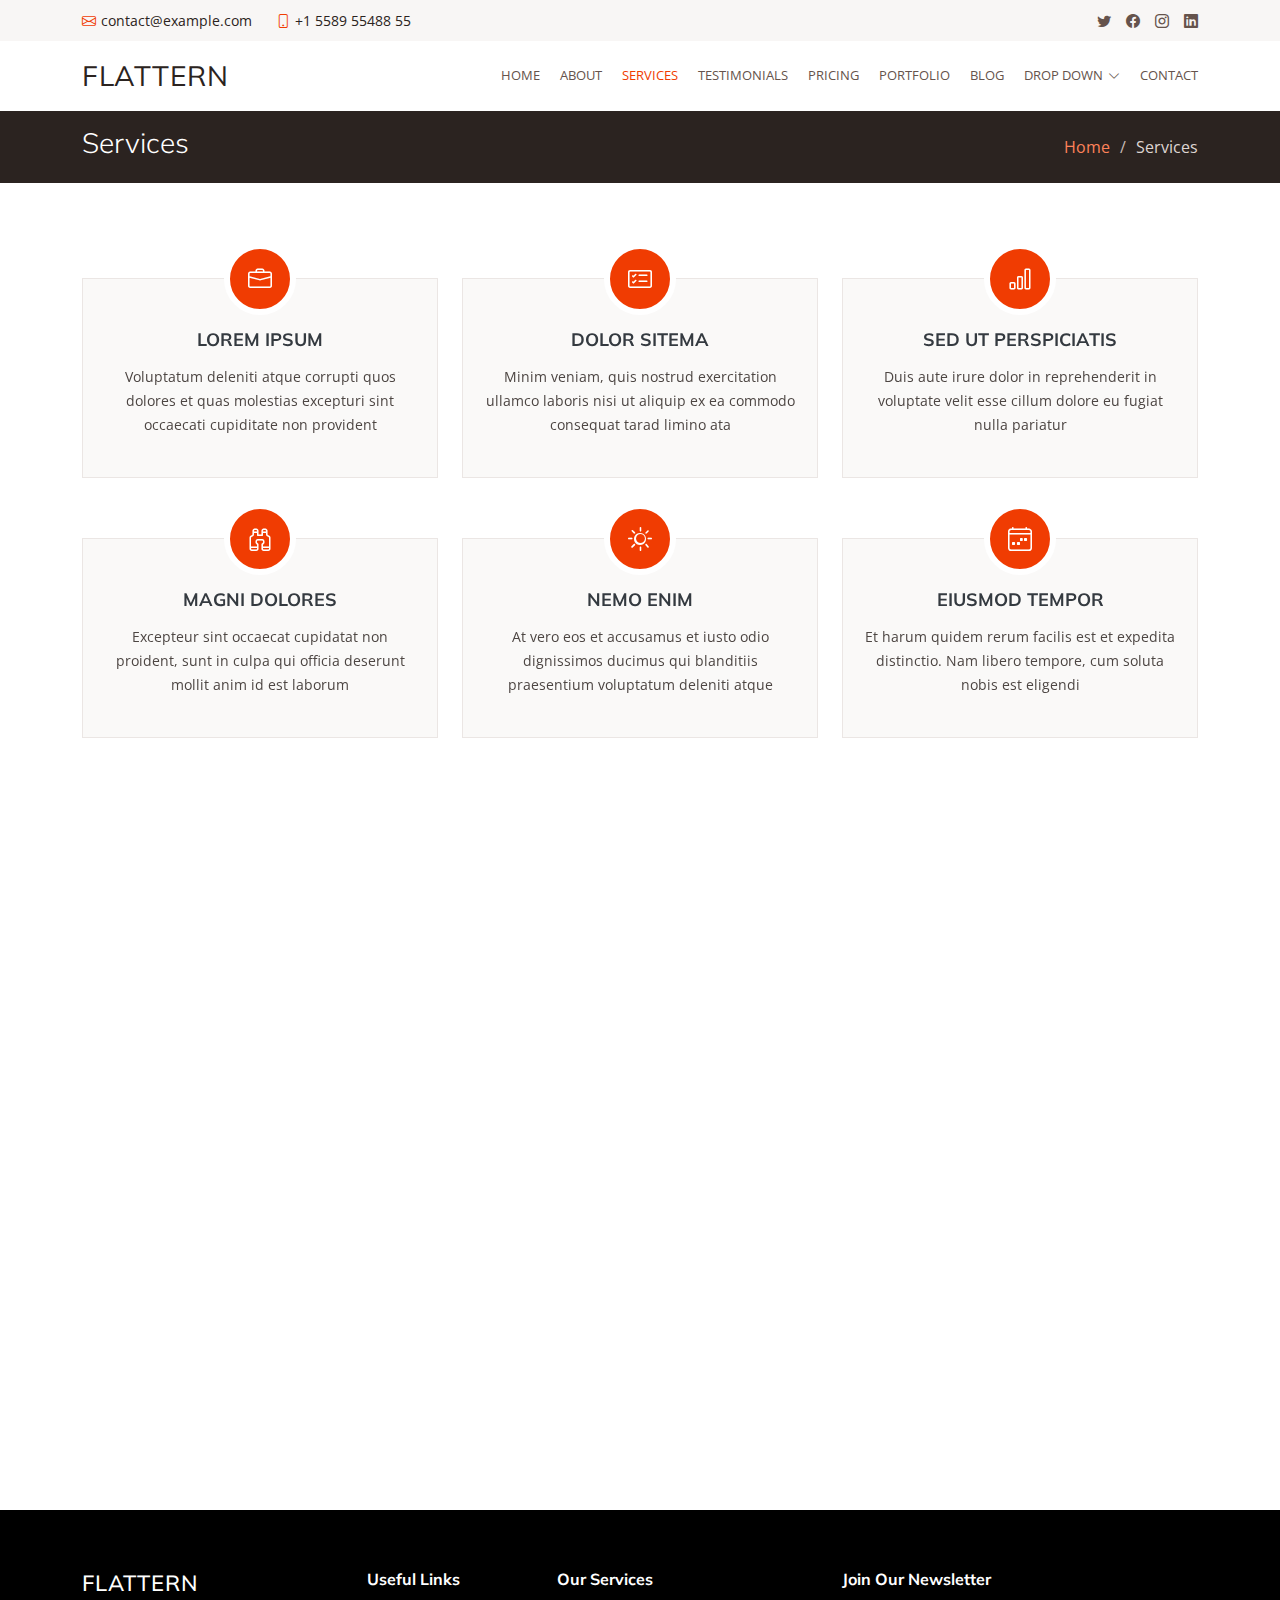
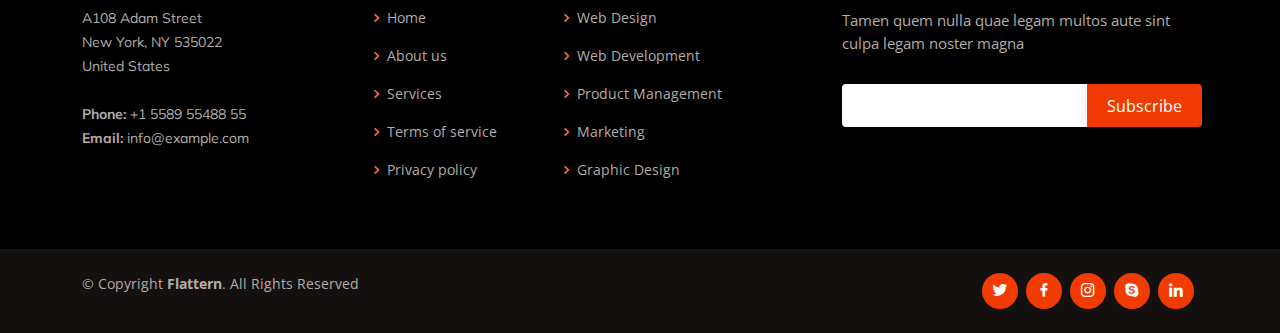
<file: services.html>
<!DOCTYPE html>
<html lang="en">

<head>
  <meta charset="utf-8">
  <meta content="width=device-width, initial-scale=1.0" name="viewport">

  <title>Services - Flattern Bootstrap Template</title>
  <meta content="" name="description">
  <meta content="" name="keywords">

  <!-- Favicons -->
  <link href="assets/img/favicon.png" rel="icon">
  <link href="assets/img/apple-touch-icon.png" rel="apple-touch-icon">

  <!-- Google Fonts -->
  <link href="https://fonts.googleapis.com/css?family=Open+Sans:300,300i,400,400i,600,600i,700,700i|Muli:300,300i,400,400i,500,500i,600,600i,700,700i|Poppins:300,300i,400,400i,500,500i,600,600i,700,700i" rel="stylesheet">

  <!-- Vendor CSS Files -->
  <link href="assets/vendor/animate.css/animate.min.css" rel="stylesheet">
  <link href="assets/vendor/aos/aos.css" rel="stylesheet">
  <link href="assets/vendor/bootstrap/css/bootstrap.min.css" rel="stylesheet">
  <link href="assets/vendor/bootstrap-icons/bootstrap-icons.css" rel="stylesheet">
  <link href="assets/vendor/boxicons/css/boxicons.min.css" rel="stylesheet">
  <link href="assets/vendor/glightbox/css/glightbox.min.css" rel="stylesheet">
  <link href="assets/vendor/swiper/swiper-bundle.min.css" rel="stylesheet">

  <!-- Template Main CSS File -->
  <link href="assets/css/style.css" rel="stylesheet">

</head>

<body>

  <!-- ======= Top Bar ======= -->
  <section id="topbar" class="d-flex align-items-center">
    <div class="container d-flex justify-content-center justify-content-md-between">
      <div class="contact-info d-flex align-items-center">
        <i class="bi bi-envelope d-flex align-items-center"><a href="mailto:contact@example.com">contact@example.com</a></i>
        <i class="bi bi-phone d-flex align-items-center ms-4"><span>+1 5589 55488 55</span></i>
      </div>
      <div class="social-links d-none d-md-flex align-items-center">
        <a href="#" class="twitter"><i class="bi bi-twitter"></i></a>
        <a href="#" class="facebook"><i class="bi bi-facebook"></i></a>
        <a href="#" class="instagram"><i class="bi bi-instagram"></i></a>
        <a href="#" class="linkedin"><i class="bi bi-linkedin"></i></i></a>
      </div>
    </div>
  </section>

  <!-- ======= Header ======= -->
  <header id="header" class="d-flex align-items-center">
    <div class="container d-flex justify-content-between">

      <div class="logo">
        <h1 class="text-light"><a href="index.html">Flattern</a></h1>
        <!-- Uncomment below if you prefer to use an image logo -->
        <!-- <a href="index.html"><img src="assets/img/logo.png" alt="" class="img-fluid"></a>-->
      </div>

      <nav id="navbar" class="navbar">
        <ul>
          <li><a href="index.html">Home</a></li>
          <li><a href="about.html">About</a></li>
          <li><a class="active" href="services.html">Services</a></li>
          <li><a href="testimonials.html">Testimonials</a></li>
          <li><a href="pricing.html">Pricing</a></li>
          <li><a href="portfolio.html">Portfolio</a></li>
          <li><a href="blog.html">Blog</a></li>
          <li class="dropdown"><a href="#"><span>Drop Down</span> <i class="bi bi-chevron-down"></i></a>
            <ul>
              <li><a href="#">Drop Down 1</a></li>
              <li class="dropdown"><a href="#"><span>Deep Drop Down</span> <i class="bi bi-chevron-right"></i></a>
                <ul>
                  <li><a href="#">Deep Drop Down 1</a></li>
                  <li><a href="#">Deep Drop Down 2</a></li>
                  <li><a href="#">Deep Drop Down 3</a></li>
                  <li><a href="#">Deep Drop Down 4</a></li>
                  <li><a href="#">Deep Drop Down 5</a></li>
                </ul>
              </li>
              <li><a href="#">Drop Down 2</a></li>
              <li><a href="#">Drop Down 3</a></li>
              <li><a href="#">Drop Down 4</a></li>
            </ul>
          </li>
          <li><a href="contact.html">Contact</a></li>
        </ul>
        <i class="bi bi-list mobile-nav-toggle"></i>
      </nav><!-- .navbar -->

    </div>
  </header><!-- End Header -->

  <main id="main">

    <!-- ======= Breadcrumbs ======= -->
    <section id="breadcrumbs" class="breadcrumbs">
      <div class="container">

        <div class="d-flex justify-content-between align-items-center">
          <h2>Services</h2>
          <ol>
            <li><a href="index.html">Home</a></li>
            <li>Services</li>
          </ol>
        </div>

      </div>
    </section><!-- End Breadcrumbs -->

    <!-- ======= Services Section ======= -->
    <section id="services" class="services">
      <div class="container">

        <div class="row">
          <div class="col-lg-4 col-md-6">
            <div class="icon-box" data-aos="fade-up">
              <div class="icon"><i class="bi bi-briefcase"></i></div>
              <h4 class="title"><a href="">Lorem Ipsum</a></h4>
              <p class="description">Voluptatum deleniti atque corrupti quos dolores et quas molestias excepturi sint occaecati cupiditate non provident</p>
            </div>
          </div>
          <div class="col-lg-4 col-md-6">
            <div class="icon-box" data-aos="fade-up" data-aos-delay="100">
              <div class="icon"><i class="bi bi-card-checklist"></i></div>
              <h4 class="title"><a href="">Dolor Sitema</a></h4>
              <p class="description">Minim veniam, quis nostrud exercitation ullamco laboris nisi ut aliquip ex ea commodo consequat tarad limino ata</p>
            </div>
          </div>
          <div class="col-lg-4 col-md-6">
            <div class="icon-box" data-aos="fade-up" data-aos-delay="200">
              <div class="icon"><i class="bi bi-bar-chart"></i></div>
              <h4 class="title"><a href="">Sed ut perspiciatis</a></h4>
              <p class="description">Duis aute irure dolor in reprehenderit in voluptate velit esse cillum dolore eu fugiat nulla pariatur</p>
            </div>
          </div>
          <div class="col-lg-4 col-md-6">
            <div class="icon-box" data-aos="fade-up" data-aos-delay="200">
              <div class="icon"><i class="bi bi-binoculars"></i></div>
              <h4 class="title"><a href="">Magni Dolores</a></h4>
              <p class="description">Excepteur sint occaecat cupidatat non proident, sunt in culpa qui officia deserunt mollit anim id est laborum</p>
            </div>
          </div>
          <div class="col-lg-4 col-md-6">
            <div class="icon-box" data-aos="fade-up" data-aos-delay="300">
              <div class="icon"><i class="bi bi-brightness-high"></i></div>
              <h4 class="title"><a href="">Nemo Enim</a></h4>
              <p class="description">At vero eos et accusamus et iusto odio dignissimos ducimus qui blanditiis praesentium voluptatum deleniti atque</p>
            </div>
          </div>
          <div class="col-lg-4 col-md-6">
            <div class="icon-box" data-aos="fade-up" data-aos-delay="400">
              <div class="icon"><i class="bi bi-calendar4-week"></i></div>
              <h4 class="title"><a href="">Eiusmod Tempor</a></h4>
              <p class="description">Et harum quidem rerum facilis est et expedita distinctio. Nam libero tempore, cum soluta nobis est eligendi</p>
            </div>
          </div>
        </div>

      </div>
    </section><!-- End Services Section -->

    <!-- ======= Features Section ======= -->
    <section id="features" class="features">
      <div class="container">

        <div class="section-title" data-aos="fade-up">
          <h2>Some <strong>Features</strong> we do provide</h2>
          <p>Magnam dolores commodi suscipit. Necessitatibus eius consequatur ex aliquid fuga eum quidem. Sit sint consectetur velit. Quisquam quos quisquam cupiditate. Et nemo qui impedit suscipit alias ea. Quia fugiat sit in iste officiis commodi quidem hic quas.</p>
        </div>

        <div class="row">
          <div class="col-lg-4 mb-5 mb-lg-0" data-aos="fade-right">
            <ul class="nav nav-tabs flex-column">
              <li class="nav-item">
                <a class="nav-link active show" data-bs-toggle="tab" href="#tab-1">
                  <h4>Modi sit est</h4>
                  <p>Quis excepturi porro totam sint earum quo nulla perspiciatis eius.</p>
                </a>
              </li>
              <li class="nav-item mt-2">
                <a class="nav-link" data-bs-toggle="tab" href="#tab-2">
                  <h4>Unde praesentium sed</h4>
                  <p>Voluptas vel esse repudiandae quo excepturi.</p>
                </a>
              </li>
              <li class="nav-item mt-2">
                <a class="nav-link" data-bs-toggle="tab" href="#tab-3">
                  <h4>Pariatur explicabo vel</h4>
                  <p>Velit veniam ipsa sit nihil blanditiis mollitia natus.</p>
                </a>
              </li>
              <li class="nav-item mt-2">
                <a class="nav-link" data-bs-toggle="tab" href="#tab-4">
                  <h4>Nostrum qui quasi</h4>
                  <p>Ratione hic sapiente nostrum doloremque illum nulla praesentium id</p>
                </a>
              </li>
            </ul>
          </div>
          <div class="col-lg-7 ml-auto" data-aos="fade-left" data-aos-delay="100">
            <div class="tab-content">
              <div class="tab-pane active show" id="tab-1">
                <figure>
                  <img src="assets/img/features-1.png" alt="" class="img-fluid">
                </figure>
              </div>
              <div class="tab-pane" id="tab-2">
                <figure>
                  <img src="assets/img/features-2.png" alt="" class="img-fluid">
                </figure>
              </div>
              <div class="tab-pane" id="tab-3">
                <figure>
                  <img src="assets/img/features-3.png" alt="" class="img-fluid">
                </figure>
              </div>
              <div class="tab-pane" id="tab-4">
                <figure>
                  <img src="assets/img/features-4.png" alt="" class="img-fluid">
                </figure>
              </div>
            </div>
          </div>
        </div>

      </div>
    </section><!-- End Features Section -->

  </main><!-- End #main -->

  <!-- ======= Footer ======= -->
  <footer id="footer">

    <div class="footer-top">
      <div class="container">
        <div class="row">

          <div class="col-lg-3 col-md-6 footer-contact">
            <h3>Flattern</h3>
            <p>
              A108 Adam Street <br>
              New York, NY 535022<br>
              United States <br><br>
              <strong>Phone:</strong> +1 5589 55488 55<br>
              <strong>Email:</strong> info@example.com<br>
            </p>
          </div>

          <div class="col-lg-2 col-md-6 footer-links">
            <h4>Useful Links</h4>
            <ul>
              <li><i class="bx bx-chevron-right"></i> <a href="#">Home</a></li>
              <li><i class="bx bx-chevron-right"></i> <a href="#">About us</a></li>
              <li><i class="bx bx-chevron-right"></i> <a href="#">Services</a></li>
              <li><i class="bx bx-chevron-right"></i> <a href="#">Terms of service</a></li>
              <li><i class="bx bx-chevron-right"></i> <a href="#">Privacy policy</a></li>
            </ul>
          </div>

          <div class="col-lg-3 col-md-6 footer-links">
            <h4>Our Services</h4>
            <ul>
              <li><i class="bx bx-chevron-right"></i> <a href="#">Web Design</a></li>
              <li><i class="bx bx-chevron-right"></i> <a href="#">Web Development</a></li>
              <li><i class="bx bx-chevron-right"></i> <a href="#">Product Management</a></li>
              <li><i class="bx bx-chevron-right"></i> <a href="#">Marketing</a></li>
              <li><i class="bx bx-chevron-right"></i> <a href="#">Graphic Design</a></li>
            </ul>
          </div>

          <div class="col-lg-4 col-md-6 footer-newsletter">
            <h4>Join Our Newsletter</h4>
            <p>Tamen quem nulla quae legam multos aute sint culpa legam noster magna</p>
            <form action="" method="post">
              <input type="email" name="email"><input type="submit" value="Subscribe">
            </form>
          </div>

        </div>
      </div>
    </div>

    <div class="container d-md-flex py-4">

      <div class="me-md-auto text-center text-md-start">
        <div class="copyright">
          &copy; Copyright <strong><span>Flattern</span></strong>. All Rights Reserved
        </div>

      </div>
      <div class="social-links text-center text-md-right pt-3 pt-md-0">
        <a href="#" class="twitter"><i class="bx bxl-twitter"></i></a>
        <a href="#" class="facebook"><i class="bx bxl-facebook"></i></a>
        <a href="#" class="instagram"><i class="bx bxl-instagram"></i></a>
        <a href="#" class="google-plus"><i class="bx bxl-skype"></i></a>
        <a href="#" class="linkedin"><i class="bx bxl-linkedin"></i></a>
      </div>
    </div>
  </footer><!-- End Footer -->

  <a href="#" class="back-to-top d-flex align-items-center justify-content-center"><i class="bi bi-arrow-up-short"></i></a>

  <!-- Vendor JS Files -->
  <script src="assets/vendor/aos/aos.js"></script>
  <script src="assets/vendor/bootstrap/js/bootstrap.bundle.min.js"></script>
  <script src="assets/vendor/glightbox/js/glightbox.min.js"></script>
  <script src="assets/vendor/isotope-layout/isotope.pkgd.min.js"></script>
  <script src="assets/vendor/php-email-form/validate.js"></script>
  <script src="assets/vendor/swiper/swiper-bundle.min.js"></script>
  <script src="assets/vendor/waypoints/noframework.waypoints.js"></script>

  <!-- Template Main JS File -->
  <script src="assets/js/main.js"></script>

</body>

</html>
</file>
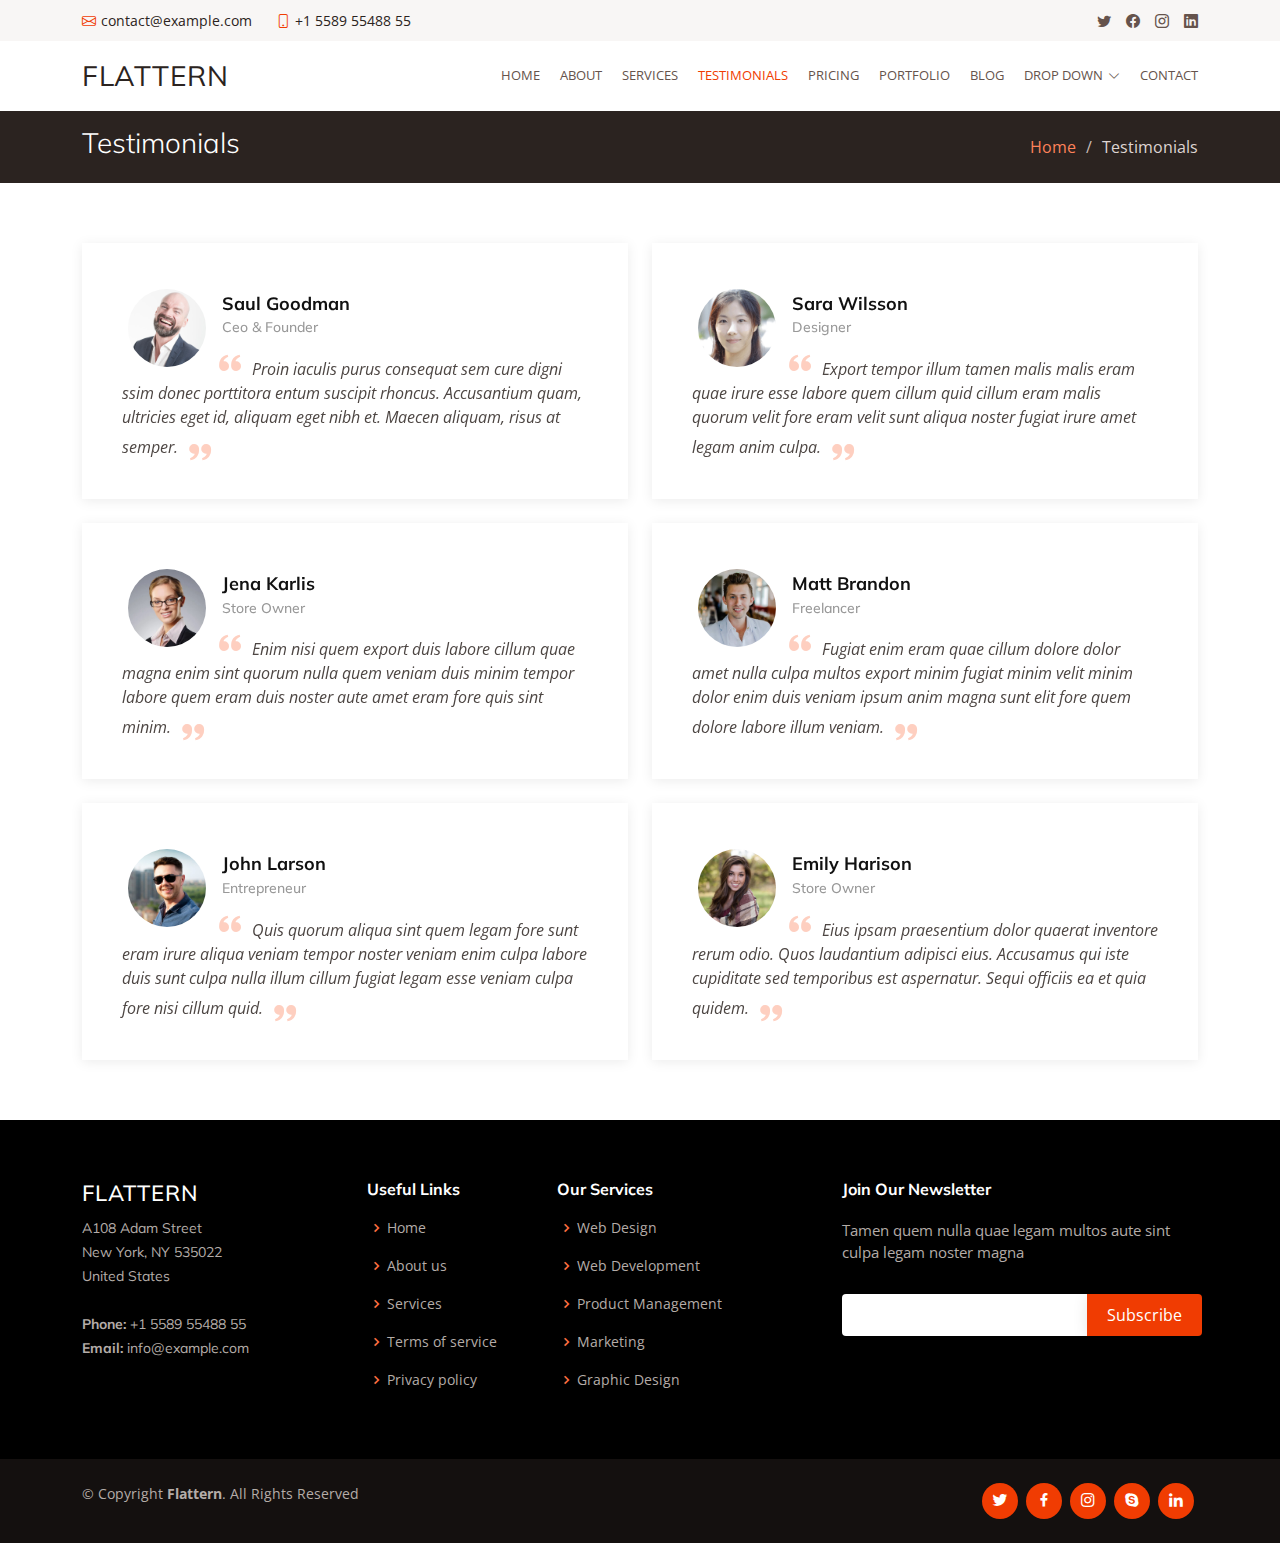
<file: testimonials.html>
<!DOCTYPE html>
<html lang="en">

<head>
  <meta charset="utf-8">
  <meta content="width=device-width, initial-scale=1.0" name="viewport">

  <title>Testimonials - Flattern Bootstrap Template</title>
  <meta content="" name="description">
  <meta content="" name="keywords">

  <!-- Favicons -->
  <link href="assets/img/favicon.png" rel="icon">
  <link href="assets/img/apple-touch-icon.png" rel="apple-touch-icon">

  <!-- Google Fonts -->
  <link href="https://fonts.googleapis.com/css?family=Open+Sans:300,300i,400,400i,600,600i,700,700i|Muli:300,300i,400,400i,500,500i,600,600i,700,700i|Poppins:300,300i,400,400i,500,500i,600,600i,700,700i" rel="stylesheet">

  <!-- Vendor CSS Files -->
  <link href="assets/vendor/animate.css/animate.min.css" rel="stylesheet">
  <link href="assets/vendor/aos/aos.css" rel="stylesheet">
  <link href="assets/vendor/bootstrap/css/bootstrap.min.css" rel="stylesheet">
  <link href="assets/vendor/bootstrap-icons/bootstrap-icons.css" rel="stylesheet">
  <link href="assets/vendor/boxicons/css/boxicons.min.css" rel="stylesheet">
  <link href="assets/vendor/glightbox/css/glightbox.min.css" rel="stylesheet">
  <link href="assets/vendor/swiper/swiper-bundle.min.css" rel="stylesheet">

  <!-- Template Main CSS File -->
  <link href="assets/css/style.css" rel="stylesheet">

</head>

<body>

  <!-- ======= Top Bar ======= -->
  <section id="topbar" class="d-flex align-items-center">
    <div class="container d-flex justify-content-center justify-content-md-between">
      <div class="contact-info d-flex align-items-center">
        <i class="bi bi-envelope d-flex align-items-center"><a href="mailto:contact@example.com">contact@example.com</a></i>
        <i class="bi bi-phone d-flex align-items-center ms-4"><span>+1 5589 55488 55</span></i>
      </div>
      <div class="social-links d-none d-md-flex align-items-center">
        <a href="#" class="twitter"><i class="bi bi-twitter"></i></a>
        <a href="#" class="facebook"><i class="bi bi-facebook"></i></a>
        <a href="#" class="instagram"><i class="bi bi-instagram"></i></a>
        <a href="#" class="linkedin"><i class="bi bi-linkedin"></i></i></a>
      </div>
    </div>
  </section>

  <!-- ======= Header ======= -->
  <header id="header" class="d-flex align-items-center">
    <div class="container d-flex justify-content-between">

      <div class="logo">
        <h1 class="text-light"><a href="index.html">Flattern</a></h1>
        <!-- Uncomment below if you prefer to use an image logo -->
        <!-- <a href="index.html"><img src="assets/img/logo.png" alt="" class="img-fluid"></a>-->
      </div>

      <nav id="navbar" class="navbar">
        <ul>
          <li><a href="index.html">Home</a></li>
          <li><a href="about.html">About</a></li>
          <li><a href="services.html">Services</a></li>
          <li><a class="active" href="testimonials.html">Testimonials</a></li>
          <li><a href="pricing.html">Pricing</a></li>
          <li><a href="portfolio.html">Portfolio</a></li>
          <li><a href="blog.html">Blog</a></li>
          <li class="dropdown"><a href="#"><span>Drop Down</span> <i class="bi bi-chevron-down"></i></a>
            <ul>
              <li><a href="#">Drop Down 1</a></li>
              <li class="dropdown"><a href="#"><span>Deep Drop Down</span> <i class="bi bi-chevron-right"></i></a>
                <ul>
                  <li><a href="#">Deep Drop Down 1</a></li>
                  <li><a href="#">Deep Drop Down 2</a></li>
                  <li><a href="#">Deep Drop Down 3</a></li>
                  <li><a href="#">Deep Drop Down 4</a></li>
                  <li><a href="#">Deep Drop Down 5</a></li>
                </ul>
              </li>
              <li><a href="#">Drop Down 2</a></li>
              <li><a href="#">Drop Down 3</a></li>
              <li><a href="#">Drop Down 4</a></li>
            </ul>
          </li>
          <li><a href="contact.html">Contact</a></li>
        </ul>
        <i class="bi bi-list mobile-nav-toggle"></i>
      </nav><!-- .navbar -->

    </div>
  </header><!-- End Header -->

  <main id="main">

    <!-- ======= Breadcrumbs ======= -->
    <section id="breadcrumbs" class="breadcrumbs">
      <div class="container">

        <div class="d-flex justify-content-between align-items-center">
          <h2>Testimonials</h2>
          <ol>
            <li><a href="index.html">Home</a></li>
            <li>Testimonials</li>
          </ol>
        </div>

      </div>
    </section><!-- End Breadcrumbs -->

    <!-- ======= Testimonials Section ======= -->
    <section id="testimonials" class="testimonials">
      <div class="container">

        <div class="row">

          <div class="col-lg-6" data-aos="fade-up">
            <div class="testimonial-item">
              <img src="assets/img/testimonials/testimonials-1.jpg" class="testimonial-img" alt="">
              <h3>Saul Goodman</h3>
              <h4>Ceo &amp; Founder</h4>
              <p>
                <i class="bx bxs-quote-alt-left quote-icon-left"></i>
                Proin iaculis purus consequat sem cure digni ssim donec porttitora entum suscipit rhoncus. Accusantium quam, ultricies eget id, aliquam eget nibh et. Maecen aliquam, risus at semper.
                <i class="bx bxs-quote-alt-right quote-icon-right"></i>
              </p>
            </div>
          </div>

          <div class="col-lg-6" data-aos="fade-up" data-aos-delay="100">
            <div class="testimonial-item mt-4 mt-lg-0">
              <img src="assets/img/testimonials/testimonials-2.jpg" class="testimonial-img" alt="">
              <h3>Sara Wilsson</h3>
              <h4>Designer</h4>
              <p>
                <i class="bx bxs-quote-alt-left quote-icon-left"></i>
                Export tempor illum tamen malis malis eram quae irure esse labore quem cillum quid cillum eram malis quorum velit fore eram velit sunt aliqua noster fugiat irure amet legam anim culpa.
                <i class="bx bxs-quote-alt-right quote-icon-right"></i>
              </p>
            </div>
          </div>

          <div class="col-lg-6" data-aos="fade-up" data-aos-delay="200">
            <div class="testimonial-item mt-4">
              <img src="assets/img/testimonials/testimonials-3.jpg" class="testimonial-img" alt="">
              <h3>Jena Karlis</h3>
              <h4>Store Owner</h4>
              <p>
                <i class="bx bxs-quote-alt-left quote-icon-left"></i>
                Enim nisi quem export duis labore cillum quae magna enim sint quorum nulla quem veniam duis minim tempor labore quem eram duis noster aute amet eram fore quis sint minim.
                <i class="bx bxs-quote-alt-right quote-icon-right"></i>
              </p>
            </div>
          </div>

          <div class="col-lg-6" data-aos="fade-up" data-aos-delay="300">
            <div class="testimonial-item mt-4">
              <img src="assets/img/testimonials/testimonials-4.jpg" class="testimonial-img" alt="">
              <h3>Matt Brandon</h3>
              <h4>Freelancer</h4>
              <p>
                <i class="bx bxs-quote-alt-left quote-icon-left"></i>
                Fugiat enim eram quae cillum dolore dolor amet nulla culpa multos export minim fugiat minim velit minim dolor enim duis veniam ipsum anim magna sunt elit fore quem dolore labore illum veniam.
                <i class="bx bxs-quote-alt-right quote-icon-right"></i>
              </p>
            </div>
          </div>

          <div class="col-lg-6" data-aos="fade-up" data-aos-delay="400">
            <div class="testimonial-item mt-4">
              <img src="assets/img/testimonials/testimonials-5.jpg" class="testimonial-img" alt="">
              <h3>John Larson</h3>
              <h4>Entrepreneur</h4>
              <p>
                <i class="bx bxs-quote-alt-left quote-icon-left"></i>
                Quis quorum aliqua sint quem legam fore sunt eram irure aliqua veniam tempor noster veniam enim culpa labore duis sunt culpa nulla illum cillum fugiat legam esse veniam culpa fore nisi cillum quid.
                <i class="bx bxs-quote-alt-right quote-icon-right"></i>
              </p>
            </div>
          </div>

          <div class="col-lg-6" data-aos="fade-up" data-aos-delay="500">
            <div class="testimonial-item mt-4">
              <img src="assets/img/testimonials/testimonials-6.jpg" class="testimonial-img" alt="">
              <h3>Emily Harison</h3>
              <h4>Store Owner</h4>
              <p>
                <i class="bx bxs-quote-alt-left quote-icon-left"></i>
                Eius ipsam praesentium dolor quaerat inventore rerum odio. Quos laudantium adipisci eius. Accusamus qui iste cupiditate sed temporibus est aspernatur. Sequi officiis ea et quia quidem.
                <i class="bx bxs-quote-alt-right quote-icon-right"></i>
              </p>
            </div>
          </div>

        </div>

      </div>
    </section><!-- End Testimonials Section -->

  </main><!-- End #main -->

  <!-- ======= Footer ======= -->
  <footer id="footer">

    <div class="footer-top">
      <div class="container">
        <div class="row">

          <div class="col-lg-3 col-md-6 footer-contact">
            <h3>Flattern</h3>
            <p>
              A108 Adam Street <br>
              New York, NY 535022<br>
              United States <br><br>
              <strong>Phone:</strong> +1 5589 55488 55<br>
              <strong>Email:</strong> info@example.com<br>
            </p>
          </div>

          <div class="col-lg-2 col-md-6 footer-links">
            <h4>Useful Links</h4>
            <ul>
              <li><i class="bx bx-chevron-right"></i> <a href="#">Home</a></li>
              <li><i class="bx bx-chevron-right"></i> <a href="#">About us</a></li>
              <li><i class="bx bx-chevron-right"></i> <a href="#">Services</a></li>
              <li><i class="bx bx-chevron-right"></i> <a href="#">Terms of service</a></li>
              <li><i class="bx bx-chevron-right"></i> <a href="#">Privacy policy</a></li>
            </ul>
          </div>

          <div class="col-lg-3 col-md-6 footer-links">
            <h4>Our Services</h4>
            <ul>
              <li><i class="bx bx-chevron-right"></i> <a href="#">Web Design</a></li>
              <li><i class="bx bx-chevron-right"></i> <a href="#">Web Development</a></li>
              <li><i class="bx bx-chevron-right"></i> <a href="#">Product Management</a></li>
              <li><i class="bx bx-chevron-right"></i> <a href="#">Marketing</a></li>
              <li><i class="bx bx-chevron-right"></i> <a href="#">Graphic Design</a></li>
            </ul>
          </div>

          <div class="col-lg-4 col-md-6 footer-newsletter">
            <h4>Join Our Newsletter</h4>
            <p>Tamen quem nulla quae legam multos aute sint culpa legam noster magna</p>
            <form action="" method="post">
              <input type="email" name="email"><input type="submit" value="Subscribe">
            </form>
          </div>

        </div>
      </div>
    </div>

    <div class="container d-md-flex py-4">

      <div class="me-md-auto text-center text-md-start">
        <div class="copyright">
          &copy; Copyright <strong><span>Flattern</span></strong>. All Rights Reserved
        </div>

      </div>
      <div class="social-links text-center text-md-right pt-3 pt-md-0">
        <a href="#" class="twitter"><i class="bx bxl-twitter"></i></a>
        <a href="#" class="facebook"><i class="bx bxl-facebook"></i></a>
        <a href="#" class="instagram"><i class="bx bxl-instagram"></i></a>
        <a href="#" class="google-plus"><i class="bx bxl-skype"></i></a>
        <a href="#" class="linkedin"><i class="bx bxl-linkedin"></i></a>
      </div>
    </div>
  </footer><!-- End Footer -->

  <a href="#" class="back-to-top d-flex align-items-center justify-content-center"><i class="bi bi-arrow-up-short"></i></a>

  <!-- Vendor JS Files -->
  <script src="assets/vendor/aos/aos.js"></script>
  <script src="assets/vendor/bootstrap/js/bootstrap.bundle.min.js"></script>
  <script src="assets/vendor/glightbox/js/glightbox.min.js"></script>
  <script src="assets/vendor/isotope-layout/isotope.pkgd.min.js"></script>
  <script src="assets/vendor/php-email-form/validate.js"></script>
  <script src="assets/vendor/swiper/swiper-bundle.min.js"></script>
  <script src="assets/vendor/waypoints/noframework.waypoints.js"></script>

  <!-- Template Main JS File -->
  <script src="assets/js/main.js"></script>

</body>

</html>
</file>
<file: assets/css/style.css>
/*--------------------------------------------------------------
# General
--------------------------------------------------------------*/
body {
  font-family: "Open Sans", sans-serif;
  color: #4d4643;
}

a {
  color: #f03c02;
  text-decoration: none;
}

a:hover {
  color: #fd5c28;
  text-decoration: none;
}

h1, h2, h3, h4, h5, h6 {
  font-family: "Muli", sans-serif;
}

/*--------------------------------------------------------------
# Back to top button
--------------------------------------------------------------*/
.back-to-top {
  position: fixed;
  visibility: hidden;
  opacity: 0;
  right: 15px;
  bottom: 15px;
  z-index: 996;
  background: #f03c02;
  width: 40px;
  height: 40px;
  border-radius: 4px;
  transition: all 0.4s;
}

.back-to-top i {
  font-size: 28px;
  color: #fff;
  line-height: 0;
}

.back-to-top:hover {
  background: #fd541e;
  color: #fff;
}

.back-to-top.active {
  visibility: visible;
  opacity: 1;
}

/*--------------------------------------------------------------
# Disable AOS delay on mobile
--------------------------------------------------------------*/
@media screen and (max-width: 768px) {
  [data-aos-delay] {
    transition-delay: 0 !important;
  }
}

/*--------------------------------------------------------------
# Top Bar
--------------------------------------------------------------*/
#topbar {
  background: #f8f6f5;
  padding: 10px 0;
  font-size: 14px;
}

#topbar .contact-info i {
  font-style: normal;
  color: #f03c02;
}

#topbar .contact-info i a, #topbar .contact-info i span {
  padding-left: 5px;
  color: #2b2320;
}

#topbar .contact-info i a {
  line-height: 0;
  transition: 0.3s;
}

#topbar .contact-info i a:hover {
  color: #f03c02;
}

#topbar .social-links a {
  color: #65534c;
  line-height: 0;
  transition: 0.3s;
  margin-left: 15px;
}

#topbar .social-links a:hover {
  color: #f03c02;
}

/*--------------------------------------------------------------
# Header
--------------------------------------------------------------*/
#header {
  height: 70px;
  transition: all 0.5s;
  z-index: 997;
  transition: all 0.5s;
  background: #fff;
}

#header.fixed-top {
  box-shadow: 0px 0px 20px 0px rgba(0, 0, 0, 0.1);
}

#header .logo h1 {
  font-size: 28px;
  margin: 0;
  padding: 10px 0;
  line-height: 1;
  font-weight: 400;
  letter-spacing: 1px;
  text-transform: uppercase;
}

#header .logo h1 a, #header .logo h1 a:hover {
  color: #2b2320;
  text-decoration: none;
}

#header .logo img {
  padding: 0;
  margin: 0;
  max-height: 40px;
}

.scrolled-offset {
  margin-top: 70px;
}

/*--------------------------------------------------------------
# Navigation Menu
--------------------------------------------------------------*/
/**
* Desktop Navigation 
*/
.navbar {
  padding: 0;
}

.navbar ul {
  margin: 0;
  padding: 0;
  display: flex;
  list-style: none;
  align-items: center;
}

.navbar li {
  position: relative;
}

.navbar a, .navbar a:focus {
  display: flex;
  align-items: center;
  justify-content: space-between;
  padding: 10px 0 10px 20px;
  font-size: 13px;
  color: #65534c;
  white-space: nowrap;
  text-transform: uppercase;
  transition: 0.3s;
}

.navbar a i, .navbar a:focus i {
  font-size: 12px;
  line-height: 0;
  margin-left: 5px;
}

.navbar a:hover, .navbar .active, .navbar .active:focus, .navbar li:hover > a {
  color: #f03c02;
}

.navbar .getstarted {
  background: #f03c02;
  padding: 8px 20px;
  margin-left: 30px;
  border-radius: 4px;
  color: #fff;
}

.navbar .getstarted:hover {
  color: #fff;
  background: #fd490f;
}

.navbar .dropdown ul {
  display: block;
  position: absolute;
  left: 14px;
  top: calc(100% + 30px);
  margin: 0;
  padding: 10px 0;
  z-index: 99;
  opacity: 0;
  visibility: hidden;
  background: #fff;
  box-shadow: 0px 0px 30px rgba(127, 137, 161, 0.25);
  transition: 0.3s;
}

.navbar .dropdown ul li {
  min-width: 200px;
}

.navbar .dropdown ul a {
  padding: 10px 20px;
  font-size: 13px;
  text-transform: none;
  font-weight: 500;
  color: #581601;
}

.navbar .dropdown ul a i {
  font-size: 12px;
}

.navbar .dropdown ul a:hover, .navbar .dropdown ul .active:hover, .navbar .dropdown ul li:hover > a {
  color: #f03c02;
}

.navbar .dropdown:hover > ul {
  opacity: 1;
  top: 100%;
  visibility: visible;
}

.navbar .dropdown .dropdown ul {
  top: 0;
  left: calc(100% - 30px);
  visibility: hidden;
}

.navbar .dropdown .dropdown:hover > ul {
  opacity: 1;
  top: 0;
  left: 100%;
  visibility: visible;
}

@media (max-width: 1366px) {
  .navbar .dropdown .dropdown ul {
    left: -90%;
  }
  .navbar .dropdown .dropdown:hover > ul {
    left: -100%;
  }
}

/**
* Mobile Navigation 
*/
.mobile-nav-toggle {
  color: #2b2320;
  font-size: 28px;
  cursor: pointer;
  display: none;
  line-height: 0;
  transition: 0.5s;
}

.mobile-nav-toggle.bi-x {
  color: #fff;
}

@media (max-width: 991px) {
  .mobile-nav-toggle {
    display: block;
  }
  .navbar ul {
    display: none;
  }
}

.navbar-mobile {
  position: fixed;
  overflow: hidden;
  top: 0;
  right: 0;
  left: 0;
  bottom: 0;
  background: rgba(14, 11, 10, 0.9);
  transition: 0.3s;
  z-index: 999;
}

.navbar-mobile .mobile-nav-toggle {
  position: absolute;
  top: 15px;
  right: 15px;
}

.navbar-mobile ul {
  display: block;
  position: absolute;
  top: 55px;
  right: 15px;
  bottom: 15px;
  left: 15px;
  padding: 10px 0;
  background-color: #fff;
  overflow-y: auto;
  transition: 0.3s;
}

.navbar-mobile a {
  padding: 10px 20px;
  font-size: 15px;
  color: #581601;
}

.navbar-mobile a:hover, .navbar-mobile .active, .navbar-mobile li:hover > a {
  color: #f03c02;
}

.navbar-mobile .getstarted {
  margin: 15px;
}

.navbar-mobile .dropdown ul {
  position: static;
  display: none;
  margin: 10px 20px;
  padding: 10px 0;
  z-index: 99;
  opacity: 1;
  visibility: visible;
  background: #fff;
  box-shadow: 0px 0px 30px rgba(127, 137, 161, 0.25);
}

.navbar-mobile .dropdown ul li {
  min-width: 200px;
}

.navbar-mobile .dropdown ul a {
  padding: 10px 20px;
}

.navbar-mobile .dropdown ul a i {
  font-size: 12px;
}

.navbar-mobile .dropdown ul a:hover, .navbar-mobile .dropdown ul .active:hover, .navbar-mobile .dropdown ul li:hover > a {
  color: #f03c02;
}

.navbar-mobile .dropdown > .dropdown-active {
  display: block;
}

/*--------------------------------------------------------------
# Hero Section
--------------------------------------------------------------*/
#hero {
  width: 100%;
  height: 70vh;
  overflow: hidden;
  position: relative;
  padding: 0;
}

#hero .carousel, #hero .carousel-inner, #hero .carousel-item, #hero .carousel-item::before {
  background-size: cover;
  background-position: center;
  background-repeat: no-repeat;
  position: absolute;
  top: 0;
  right: 0;
  left: 0;
  bottom: 0;
}

#hero .carousel-container {
  display: flex;
  align-items: flex-end;
  justify-content: center;
  position: absolute;
  bottom: 60px;
  top: 110px;
  left: 50px;
  right: 50px;
}

#hero .carousel-content {
  background: rgba(28, 23, 21, 0.7);
  padding: 20px;
  color: #fff;
  -webkit-animation-duration: .5s;
  animation-duration: .5s;
  border-top: 5px solid #f03c02;
}

#hero .carousel-content h2 {
  color: #fff;
  margin-bottom: 30px;
  font-size: 28px;
  font-weight: 700;
}

#hero .btn-get-started {
  font-family: "Muli", sans-serif;
  font-weight: 500;
  font-size: 14px;
  letter-spacing: 1px;
  display: inline-block;
  padding: 12px 32px;
  border-radius: 4px;
  transition: 0.5s;
  line-height: 1;
  margin: 10px;
  color: #fff;
  -webkit-animation-delay: 0.8s;
  animation-delay: 0.8s;
  border: 2px solid #f03c02;
}

#hero .btn-get-started:hover {
  background: #f03c02;
  color: #fff;
  text-decoration: none;
}

#hero .carousel-inner .carousel-item {
  transition-property: opacity;
}

#hero .carousel-inner .carousel-item,
#hero .carousel-inner .active.carousel-item-start,
#hero .carousel-inner .active.carousel-item-end {
  opacity: 0;
}

#hero .carousel-inner .active,
#hero .carousel-inner .carousel-item-next.carousel-item-start,
#hero .carousel-inner .carousel-item-prev.carousel-item-end {
  opacity: 1;
  transition: 0.5s;
}

#hero .carousel-inner .carousel-item-next,
#hero .carousel-inner .carousel-item-prev,
#hero .carousel-inner .active.carousel-item-start,
#hero .carousel-inner .active.carousel-item-end {
  left: 0;
  transform: translate3d(0, 0, 0);
}

#hero .carousel-control-prev, #hero .carousel-control-next {
  width: 10%;
}

#hero .carousel-control-next-icon, #hero .carousel-control-prev-icon {
  background: none;
  font-size: 48px;
  line-height: 1;
  width: auto;
  height: auto;
}

#hero .carousel-indicators li {
  cursor: pointer;
}

@media (min-width: 1024px) {
  #hero .carousel-content {
    width: 60%;
  }
  #hero .carousel-control-prev, #hero .carousel-control-next {
    width: 5%;
  }
}

@media (max-width: 992px) {
  #hero {
    height: calc(100vh - 70px);
  }
  #hero .carousel-content h2 {
    margin-bottom: 15px;
    font-size: 22px;
  }
  #hero .carousel-content p {
    font-size: 15px;
  }
}

@media (max-height: 500px) {
  #hero {
    height: 120vh;
  }
}

/*--------------------------------------------------------------
# Sections General
--------------------------------------------------------------*/
section {
  padding: 60px 0;
  overflow: hidden;
}

.section-bg {
  background-color: #f6f3f2;
}

.section-title {
  padding-bottom: 30px;
  text-align: center;
}

.section-title h2 {
  font-size: 28px;
  font-weight: 300;
  margin-bottom: 20px;
  padding-bottom: 0;
  color: #65534c;
}

.section-title h2 strong {
  font-weight: 700;
}

.section-title p {
  margin-bottom: 0;
}

/*--------------------------------------------------------------
# Breadcrumbs
--------------------------------------------------------------*/
.breadcrumbs {
  padding: 15px 0;
  background: #2b2320;
  min-height: 40px;
}

.breadcrumbs h2 {
  font-size: 28px;
  font-weight: 300;
  color: #fff;
}

.breadcrumbs ol {
  display: flex;
  flex-wrap: wrap;
  list-style: none;
  padding: 0;
  margin: 0;
  color: #ded5d2;
}

.breadcrumbs ol a {
  color: #fe825a;
}

.breadcrumbs ol li + li {
  padding-left: 10px;
}

.breadcrumbs ol li + li::before {
  display: inline-block;
  padding-right: 10px;
  color: #c8bab5;
  content: "/";
}

@media (max-width: 768px) {
  .breadcrumbs .d-flex {
    display: block !important;
  }
  .breadcrumbs ol {
    display: block;
  }
  .breadcrumbs ol li {
    display: inline-block;
  }
}

/*--------------------------------------------------------------
# Cta
--------------------------------------------------------------*/
.cta {
  background: #f3f1f0;
  padding: 60px 0;
  color: #574741;
}

.cta h3 {
  font-size: 28px;
  font-weight: 700;
}

.cta h3 span {
  color: #f03c02;
}

.cta p {
  padding: 0;
  margin: 0;
}

.cta .cta-btn {
  font-family: "Poppins", sans-serif;
  text-transform: uppercase;
  font-weight: 500;
  font-size: 14px;
  letter-spacing: 1px;
  display: inline-block;
  padding: 10px 25px;
  border-radius: 2px;
  transition: 0.4s;
  margin: 10px;
  border-radius: 4px;
  border: 2px solid #f03c02;
  color: #f03c02;
  background: #fff;
}

.cta .cta-btn:hover {
  background: #f03c02;
  color: #fff;
}

@media (max-width: 1024px) {
  .cta {
    background-attachment: scroll;
  }
}

@media (min-width: 769px) {
  .cta .cta-btn-container {
    display: flex;
    align-items: center;
    justify-content: flex-end;
  }
}

/*--------------------------------------------------------------
# Services
--------------------------------------------------------------*/
.services .icon-box {
  padding: 50px 20px;
  margin-top: 35px;
  margin-bottom: 25px;
  text-align: center;
  border: 1px solid #ebe6e4;
  height: 200px;
  position: relative;
  background: #faf9f8;
}

.services .icon {
  position: absolute;
  top: -36px;
  left: calc(50% - 36px);
  transition: 0.2s;
  border-radius: 50%;
  border: 6px solid #fff;
  display: flex;
  justify-content: center;
  align-items: center;
  text-align: center;
  width: 72px;
  height: 72px;
  background: #f03c02;
}

.services .icon i {
  color: #fff;
  font-size: 24px;
  line-height: 0;
}

.services .title {
  font-weight: 700;
  margin-bottom: 15px;
  font-size: 18px;
  text-transform: uppercase;
}

.services .title a {
  color: #343a40;
}

.services .icon-box:hover .icon {
  background: #fff;
  border: 2px solid #f03c02;
}

.services .icon-box:hover .icon i {
  color: #f03c02;
}

.services .icon-box:hover .title a {
  color: #f03c02;
}

.services .description {
  line-height: 24px;
  font-size: 14px;
}

/*--------------------------------------------------------------
# Portfolio
--------------------------------------------------------------*/
.portfolio #portfolio-flters {
  padding: 0;
  margin: 0 auto 50px auto;
  list-style: none;
  text-align: center;
}

.portfolio #portfolio-flters li {
  cursor: pointer;
  display: inline-block;
  padding: 8px 20px 10px 20px;
  font-size: 14px;
  font-weight: 400;
  line-height: 1;
  text-transform: uppercase;
  color: #4d4643;
  transition: all 0.3s;
  border-radius: 50px;
}

.portfolio #portfolio-flters li:hover, .portfolio #portfolio-flters li.filter-active {
  color: #fff;
  background: #f03c02;
}

.portfolio #portfolio-flters li:last-child {
  margin-right: 0;
}

.portfolio .portfolio-item {
  margin-bottom: 30px;
}

.portfolio .portfolio-item .portfolio-info {
  opacity: 0;
  position: absolute;
  left: 30px;
  right: 30px;
  bottom: 0;
  z-index: 3;
  transition: all ease-in-out 0.3s;
  background: rgba(255, 255, 255, 0.9);
  padding: 15px;
}

.portfolio .portfolio-item .portfolio-info h4 {
  font-size: 18px;
  color: #fff;
  font-weight: 600;
  color: #2b2320;
}

.portfolio .portfolio-item .portfolio-info p {
  color: #65534c;
  font-size: 14px;
  margin-bottom: 0;
}

.portfolio .portfolio-item .portfolio-info .preview-link, .portfolio .portfolio-item .portfolio-info .details-link {
  position: absolute;
  right: 40px;
  font-size: 24px;
  top: calc(50% - 18px);
  color: #483b36;
}

.portfolio .portfolio-item .portfolio-info .preview-link:hover, .portfolio .portfolio-item .portfolio-info .details-link:hover {
  color: #f03c02;
}

.portfolio .portfolio-item .portfolio-info .details-link {
  right: 10px;
}

.portfolio .portfolio-item .portfolio-links {
  opacity: 0;
  left: 0;
  right: 0;
  text-align: center;
  z-index: 3;
  position: absolute;
  transition: all ease-in-out 0.3s;
}

.portfolio .portfolio-item .portfolio-links a {
  color: #fff;
  margin: 0 2px;
  font-size: 28px;
  display: inline-block;
  transition: 0.3s;
}

.portfolio .portfolio-item .portfolio-links a:hover {
  color: #fe825a;
}

.portfolio .portfolio-item:hover .portfolio-info {
  opacity: 1;
  bottom: 20px;
}

/*--------------------------------------------------------------
# Portfolio Details
--------------------------------------------------------------*/
.portfolio-details {
  padding-top: 40px;
}

.portfolio-details .portfolio-details-slider img {
  width: 100%;
}

.portfolio-details .portfolio-details-slider .swiper-pagination {
  margin-top: 20px;
  position: relative;
}

.portfolio-details .portfolio-details-slider .swiper-pagination .swiper-pagination-bullet {
  width: 12px;
  height: 12px;
  background-color: #fff;
  opacity: 1;
  border: 1px solid #f03c02;
}

.portfolio-details .portfolio-details-slider .swiper-pagination .swiper-pagination-bullet-active {
  background-color: #f03c02;
}

.portfolio-details .portfolio-info {
  padding: 30px;
  box-shadow: 0px 0 30px rgba(43, 35, 32, 0.08);
}

.portfolio-details .portfolio-info h3 {
  font-size: 22px;
  font-weight: 700;
  margin-bottom: 20px;
  padding-bottom: 20px;
  border-bottom: 1px solid #eee;
}

.portfolio-details .portfolio-info ul {
  list-style: none;
  padding: 0;
  font-size: 15px;
}

.portfolio-details .portfolio-info ul li + li {
  margin-top: 10px;
}

.portfolio-details .portfolio-description {
  padding-top: 30px;
}

.portfolio-details .portfolio-description h2 {
  font-size: 26px;
  font-weight: 700;
  margin-bottom: 20px;
}

.portfolio-details .portfolio-description p {
  padding: 0;
}

/*--------------------------------------------------------------
# Clients
--------------------------------------------------------------*/
.clients .clients-wrap {
  border-top: 1px solid #f1eeed;
  border-left: 1px solid #f1eeed;
}

.clients .client-logo {
  padding: 20px;
  display: flex;
  justify-content: center;
  align-items: center;
  border-right: 1px solid #f1eeed;
  border-bottom: 1px solid #f1eeed;
  overflow: hidden;
  background: #fff;
  height: 100px;
}

.clients .client-logo img {
  transition: all 0.3s ease-in-out;
  height: 36px;
  filter: grayscale(100%);
}

.clients .client-logo:hover img {
  filter: none;
  transform: scale(1.1);
}

/*--------------------------------------------------------------
# About Us
--------------------------------------------------------------*/
.about-us .content {
  padding: 30px 0;
}

.about-us .content h3 {
  font-weight: 700;
  font-size: 34px;
}

.about-us .content p {
  margin-bottom: 0;
}

.about-us .content .icon-box {
  margin-top: 25px;
}

.about-us .content .icon-box h4 {
  font-size: 20px;
  font-weight: 700;
  margin: 5px 0 10px 60px;
}

.about-us .content .icon-box i {
  font-size: 48px;
  float: left;
  color: #f03c02;
}

.about-us .content .icon-box p {
  font-size: 15px;
  color: #90847f;
  margin-left: 60px;
}

.about-us .image {
  background: url("../img/about.jpg") center center no-repeat;
  background-size: cover;
  min-height: 400px;
}

@media (max-width: 991px) {
  .about-us .image {
    text-align: center;
  }
  .about-us .image img {
    max-width: 80%;
  }
}

@media (max-width: 667px) {
  .about-us .image img {
    max-width: 100%;
  }
}

/*--------------------------------------------------------------
# Our Team
--------------------------------------------------------------*/
.team .member {
  margin-bottom: 20px;
  overflow: hidden;
  text-align: center;
  border-radius: 5px;
  background: #fff;
  box-shadow: 0px 2px 15px rgba(0, 0, 0, 0.1);
}

.team .member .member-img {
  position: relative;
  overflow: hidden;
}

.team .member .social {
  position: absolute;
  left: 0;
  bottom: 0;
  right: 0;
  height: 40px;
  opacity: 0;
  transition: ease-in-out 0.3s;
  background: rgba(255, 255, 255, 0.85);
  display: flex;
  align-items: center;
  justify-content: center;
}

.team .member .social a {
  transition: color 0.3s;
  color: #2b2320;
  margin: 0 10px;
  display: inline-flex;
  align-items: center;
  justify-content: center;
}

.team .member .social a:hover {
  color: #f03c02;
}

.team .member .social i {
  font-size: 18px;
  line-height: 0;
}

.team .member .member-info {
  padding: 25px 15px;
}

.team .member .member-info h4 {
  font-weight: 700;
  margin-bottom: 5px;
  font-size: 18px;
  color: #2b2320;
}

.team .member .member-info span {
  display: block;
  font-size: 13px;
  font-weight: 400;
  color: #b4aca8;
}

.team .member .member-info p {
  font-style: italic;
  font-size: 14px;
  line-height: 26px;
  color: #847872;
}

.team .member:hover .social {
  opacity: 1;
}

/*--------------------------------------------------------------
# Our Skills
--------------------------------------------------------------*/
.skills .progress {
  height: 50px;
  display: block;
  background: none;
}

.skills .progress .skill {
  padding: 0;
  margin: 0 0 6px 0;
  text-transform: uppercase;
  display: block;
  font-weight: 600;
  font-family: "Poppins", sans-serif;
  color: #2b2320;
}

.skills .progress .skill .val {
  float: right;
  font-style: normal;
}

.skills .progress-bar-wrap {
  background: #ded5d2;
}

.skills .progress-bar {
  width: 1px;
  height: 10px;
  transition: .9s;
  background-color: #f03c02;
}

/*--------------------------------------------------------------
# Features
--------------------------------------------------------------*/
.features {
  padding-top: 0;
}

.features .nav-tabs {
  border: 0;
}

.features .nav-link {
  border: 0;
  padding: 25px 20px;
  transition: 0.3s;
  color: #2b2320;
}

.features .nav-link:hover {
  color: #f03c02;
}

.features .nav-link h4 {
  font-size: 18px;
  font-weight: 600;
}

.features .nav-link p {
  font-size: 14px;
  margin-bottom: 0;
}

.features .nav-link.active {
  box-shadow: 0px 0 15px rgba(0, 0, 0, 0.12);
  color: #f03c02;
}

.features .tab-pane.active {
  -webkit-animation: slide-down 0.5s ease-out;
  animation: slide-down 0.5s ease-out;
}

@-webkit-keyframes slide-down {
  0% {
    opacity: 0;
  }
  100% {
    opacity: 1;
  }
}

@keyframes slide-down {
  0% {
    opacity: 0;
  }
  100% {
    opacity: 1;
  }
}

/*--------------------------------------------------------------
# Pricing
--------------------------------------------------------------*/
.pricing .box {
  padding: 20px;
  background: #f3f1f0;
  text-align: center;
  border-radius: 8px;
  position: relative;
  overflow: hidden;
}

.pricing h3 {
  font-weight: 400;
  padding: 15px;
  font-size: 18px;
  text-transform: uppercase;
  font-weight: 600;
  color: #2b2320;
}

.pricing h4 {
  font-size: 42px;
  color: #f03c02;
  font-weight: 500;
  font-family: "Open Sans", sans-serif;
  margin-bottom: 20px;
}

.pricing h4 sup {
  font-size: 20px;
  top: -15px;
  left: -3px;
}

.pricing h4 span {
  color: #bababa;
  font-size: 16px;
  font-weight: 300;
}

.pricing ul {
  padding: 0;
  list-style: none;
  color: #2b2320;
  text-align: center;
  line-height: 20px;
  font-size: 14px;
}

.pricing ul li {
  padding-bottom: 16px;
}

.pricing ul .na {
  color: #ccc;
  text-decoration: line-through;
}

.pricing .btn-wrap {
  padding: 15px;
  text-align: center;
}

.pricing .btn-buy {
  color: #9c847b;
  border: 2px solid #e9e3e1;
  display: inline-block;
  padding: 10px 40px 12px 40px;
  border-radius: 4px;
  transition: none;
  font-size: 14px;
  font-weight: 400;
  font-family: "Muli", sans-serif;
  font-weight: 600;
  transition: 0.3s;
}

.pricing .btn-buy:hover {
  color: #f03c02;
  border-color: #f03c02;
}

.pricing .featured {
  background: #fd5c28;
  box-shadow: none;
}

.pricing .featured h3, .pricing .featured h4, .pricing .featured h4 span, .pricing .featured ul, .pricing .featured ul .na {
  color: #fff;
}

.pricing .featured .btn-wrap {
  padding: 15px;
  text-align: center;
}

.pricing .featured .btn-buy {
  color: #fff;
  border-color: rgba(255, 255, 255, 0.5);
}

.pricing .featured .btn-buy:hover {
  color: #f03c02;
  background: #fff;
  border-color: #fff;
}

/*--------------------------------------------------------------
# Cta Pricing
--------------------------------------------------------------*/
.cta-pricing {
  background: #f3f1f0;
  color: #65534c;
}

.cta-pricing h3 {
  font-size: 28px;
  font-weight: 700;
}

.cta-pricing .cta-btn {
  font-family: "Poppins", sans-serif;
  text-transform: uppercase;
  font-weight: 500;
  font-size: 14px;
  letter-spacing: 1px;
  display: inline-block;
  padding: 10px 25px;
  border-radius: 2px;
  transition: 0.4s;
  margin: 10px;
  border-radius: 4px;
  border: 2px solid #f03c02;
  color: #f03c02;
  background: #fff;
}

.cta-pricing .cta-btn:hover {
  background: #f03c02;
  color: #fff;
}

/*--------------------------------------------------------------
# Testimonials
--------------------------------------------------------------*/
.testimonials .testimonial-item {
  box-sizing: content-box;
  padding: 40px;
  box-shadow: 0px 2px 12px rgba(0, 0, 0, 0.08);
  position: relative;
  background: #fff;
}

.testimonials .testimonial-item .testimonial-img {
  width: 90px;
  border-radius: 50px;
  border: 6px solid #fff;
  float: left;
  margin: 0 10px 0 0;
}

.testimonials .testimonial-item h3 {
  font-size: 18px;
  font-weight: bold;
  margin: 10px 0 5px 0;
  color: #111;
}

.testimonials .testimonial-item h4 {
  font-size: 14px;
  color: #999;
  margin: 0;
}

.testimonials .testimonial-item .quote-icon-left, .testimonials .testimonial-item .quote-icon-right {
  color: #fecfc0;
  font-size: 26px;
}

.testimonials .testimonial-item .quote-icon-left {
  display: inline-block;
  left: -5px;
  position: relative;
}

.testimonials .testimonial-item .quote-icon-right {
  display: inline-block;
  right: -5px;
  position: relative;
  top: 10px;
}

.testimonials .testimonial-item p {
  font-style: italic;
  margin: 15px 0 0 0;
  padding: 0;
}

/*--------------------------------------------------------------
# Contact
--------------------------------------------------------------*/
.contact .info-wrap {
  box-shadow: 0px 2px 15px rgba(0, 0, 0, 0.1);
  padding: 30px;
}

.contact .info {
  background: #fff;
}

.contact .info i {
  font-size: 20px;
  color: #f03c02;
  float: left;
  width: 44px;
  height: 44px;
  background: #ffeee8;
  display: flex;
  justify-content: center;
  align-items: center;
  border-radius: 50px;
  transition: all 0.3s ease-in-out;
}

.contact .info h4 {
  padding: 0 0 0 60px;
  font-size: 22px;
  font-weight: 600;
  margin-bottom: 5px;
  color: #2b2320;
}

.contact .info p {
  padding: 0 0 0 60px;
  margin-bottom: 0;
  font-size: 14px;
  color: #65534c;
}

.contact .info:hover i {
  background: #f03c02;
  color: #fff;
}

.contact .php-email-form {
  width: 100%;
  box-shadow: 0 0 24px 0 rgba(0, 0, 0, 0.12);
  padding: 30px;
  background: #fff;
}

.contact .php-email-form .form-group {
  padding-bottom: 8px;
}

.contact .php-email-form .error-message {
  display: none;
  color: #fff;
  background: #ed3c0d;
  text-align: left;
  padding: 15px;
  font-weight: 600;
}

.contact .php-email-form .error-message br + br {
  margin-top: 25px;
}

.contact .php-email-form .sent-message {
  display: none;
  color: #fff;
  background: #18d26e;
  text-align: center;
  padding: 15px;
  font-weight: 600;
}

.contact .php-email-form .loading {
  display: none;
  background: #fff;
  text-align: center;
  padding: 15px;
}

.contact .php-email-form .loading:before {
  content: "";
  display: inline-block;
  border-radius: 50%;
  width: 24px;
  height: 24px;
  margin: 0 10px -6px 0;
  border: 3px solid #18d26e;
  border-top-color: #eee;
  -webkit-animation: animate-loading 1s linear infinite;
  animation: animate-loading 1s linear infinite;
}

.contact .php-email-form input, .contact .php-email-form textarea {
  border-radius: 0;
  box-shadow: none;
  font-size: 14px;
}

.contact .php-email-form input {
  height: 44px;
}

.contact .php-email-form textarea {
  padding: 10px 12px;
}

.contact .php-email-form button[type="submit"] {
  background: #f03c02;
  border: 0;
  padding: 10px 24px;
  color: #fff;
  transition: 0.4s;
  border-radius: 4px;
}

.contact .php-email-form button[type="submit"]:hover {
  background: #fd5c28;
}

@-webkit-keyframes animate-loading {
  0% {
    transform: rotate(0deg);
  }
  100% {
    transform: rotate(360deg);
  }
}

@keyframes animate-loading {
  0% {
    transform: rotate(0deg);
  }
  100% {
    transform: rotate(360deg);
  }
}

/*--------------------------------------------------------------
# Blog
--------------------------------------------------------------*/
.blog {
  padding: 40px 0 20px 0;
}

.blog .entry {
  padding: 30px;
  margin-bottom: 60px;
  box-shadow: 0 4px 16px rgba(0, 0, 0, 0.1);
}

.blog .entry .entry-img {
  max-height: 440px;
  margin: -30px -30px 20px -30px;
  overflow: hidden;
}

.blog .entry .entry-title {
  font-size: 28px;
  font-weight: bold;
  padding: 0;
  margin: 0 0 20px 0;
}

.blog .entry .entry-title a {
  color: #2b2320;
  transition: 0.3s;
}

.blog .entry .entry-title a:hover {
  color: #f03c02;
}

.blog .entry .entry-meta {
  margin-bottom: 15px;
  color: #9c847b;
}

.blog .entry .entry-meta ul {
  display: flex;
  flex-wrap: wrap;
  list-style: none;
  align-items: center;
  padding: 0;
  margin: 0;
}

.blog .entry .entry-meta ul li + li {
  padding-left: 20px;
}

.blog .entry .entry-meta i {
  font-size: 16px;
  margin-right: 8px;
  line-height: 0;
}

.blog .entry .entry-meta a {
  color: #847872;
  font-size: 14px;
  display: inline-block;
  line-height: 1;
}

.blog .entry .entry-content p {
  line-height: 24px;
}

.blog .entry .entry-content .read-more {
  -moz-text-align-last: right;
  text-align-last: right;
}

.blog .entry .entry-content .read-more a {
  display: inline-block;
  background: #f03c02;
  color: #fff;
  padding: 6px 20px;
  transition: 0.3s;
  font-size: 14px;
  border-radius: 4px;
}

.blog .entry .entry-content .read-more a:hover {
  background: #fd490f;
}

.blog .entry .entry-content h3 {
  font-size: 22px;
  margin-top: 30px;
  font-weight: bold;
}

.blog .entry .entry-content blockquote {
  overflow: hidden;
  background-color: #fafafa;
  padding: 60px;
  position: relative;
  text-align: center;
  margin: 20px 0;
}

.blog .entry .entry-content blockquote p {
  color: #4d4643;
  line-height: 1.6;
  margin-bottom: 0;
  font-style: italic;
  font-weight: 500;
  font-size: 22px;
}

.blog .entry .entry-content blockquote::after {
  content: '';
  position: absolute;
  left: 0;
  top: 0;
  bottom: 0;
  width: 3px;
  background-color: #2b2320;
  margin-top: 20px;
  margin-bottom: 20px;
}

.blog .entry .entry-footer {
  padding-top: 10px;
  border-top: 1px solid #e6e6e6;
}

.blog .entry .entry-footer i {
  color: #836a61;
  display: inline;
}

.blog .entry .entry-footer a {
  color: #3a2f2b;
  transition: 0.3s;
}

.blog .entry .entry-footer a:hover {
  color: #f03c02;
}

.blog .entry .entry-footer .cats {
  list-style: none;
  display: inline;
  padding: 0 20px 0 0;
  font-size: 14px;
}

.blog .entry .entry-footer .cats li {
  display: inline-block;
}

.blog .entry .entry-footer .tags {
  list-style: none;
  display: inline;
  padding: 0;
  font-size: 14px;
}

.blog .entry .entry-footer .tags li {
  display: inline-block;
}

.blog .entry .entry-footer .tags li + li::before {
  padding-right: 6px;
  color: #6c757d;
  content: ",";
}

.blog .entry .entry-footer .share {
  font-size: 16px;
}

.blog .entry .entry-footer .share i {
  padding-left: 5px;
}

.blog .entry-single {
  margin-bottom: 30px;
}

.blog .blog-author {
  padding: 20px;
  margin-bottom: 30px;
  box-shadow: 0 4px 16px rgba(0, 0, 0, 0.1);
}

.blog .blog-author img {
  width: 120px;
  margin-right: 20px;
}

.blog .blog-author h4 {
  font-weight: 600;
  font-size: 22px;
  margin-bottom: 0px;
  padding: 0;
  color: #2b2320;
}

.blog .blog-author .social-links {
  margin: 0 10px 10px 0;
}

.blog .blog-author .social-links a {
  color: rgba(43, 35, 32, 0.5);
  margin-right: 5px;
}

.blog .blog-author p {
  font-style: italic;
  color: #bfb9b6;
}

.blog .blog-comments {
  margin-bottom: 30px;
}

.blog .blog-comments .comments-count {
  font-weight: bold;
}

.blog .blog-comments .comment {
  margin-top: 30px;
  position: relative;
}

.blog .blog-comments .comment .comment-img {
  margin-right: 14px;
}

.blog .blog-comments .comment .comment-img img {
  width: 60px;
}

.blog .blog-comments .comment h5 {
  font-size: 16px;
  margin-bottom: 2px;
}

.blog .blog-comments .comment h5 a {
  font-weight: bold;
  color: #4d4643;
  transition: 0.3s;
}

.blog .blog-comments .comment h5 a:hover {
  color: #f03c02;
}

.blog .blog-comments .comment h5 .reply {
  padding-left: 10px;
  color: #2b2320;
}

.blog .blog-comments .comment h5 .reply i {
  font-size: 20px;
}

.blog .blog-comments .comment time {
  display: block;
  font-size: 14px;
  color: #483b36;
  margin-bottom: 5px;
}

.blog .blog-comments .comment.comment-reply {
  padding-left: 40px;
}

.blog .blog-comments .reply-form {
  margin-top: 30px;
  padding: 30px;
  box-shadow: 0 4px 16px rgba(0, 0, 0, 0.1);
}

.blog .blog-comments .reply-form h4 {
  font-weight: bold;
  font-size: 22px;
}

.blog .blog-comments .reply-form p {
  font-size: 14px;
}

.blog .blog-comments .reply-form input {
  border-radius: 4px;
  padding: 10px 10px;
  font-size: 14px;
}

.blog .blog-comments .reply-form input:focus {
  box-shadow: none;
  border-color: #fe825a;
}

.blog .blog-comments .reply-form textarea {
  border-radius: 4px;
  padding: 10px 10px;
  font-size: 14px;
}

.blog .blog-comments .reply-form textarea:focus {
  box-shadow: none;
  border-color: #fe825a;
}

.blog .blog-comments .reply-form .form-group {
  margin-bottom: 25px;
}

.blog .blog-comments .reply-form .btn-primary {
  border-radius: 4px;
  padding: 10px 20px;
  border: 0;
  background-color: #2b2320;
}

.blog .blog-comments .reply-form .btn-primary:hover {
  background-color: #3a2f2b;
}

.blog .blog-pagination {
  color: #65534c;
}

.blog .blog-pagination ul {
  display: flex;
  padding: 0;
  margin: 0;
  list-style: none;
}

.blog .blog-pagination li {
  margin: 0 5px;
  transition: 0.3s;
}

.blog .blog-pagination li a {
  color: #2b2320;
  padding: 7px 16px;
  display: flex;
  align-items: center;
  justify-content: center;
}

.blog .blog-pagination li.active, .blog .blog-pagination li:hover {
  background: #f03c02;
}

.blog .blog-pagination li.active a, .blog .blog-pagination li:hover a {
  color: #fff;
}

.blog .sidebar {
  padding: 30px;
  margin: 0 0 60px 20px;
  box-shadow: 0 4px 16px rgba(0, 0, 0, 0.1);
}

.blog .sidebar .sidebar-title {
  font-size: 20px;
  font-weight: 700;
  padding: 0 0 0 0;
  margin: 0 0 15px 0;
  color: #2b2320;
  position: relative;
}

.blog .sidebar .sidebar-item {
  margin-bottom: 30px;
}

.blog .sidebar .search-form form {
  background: #fff;
  border: 1px solid #ddd;
  padding: 3px 10px;
  position: relative;
}

.blog .sidebar .search-form form input[type="text"] {
  border: 0;
  padding: 4px;
  border-radius: 4px;
  width: calc(100% - 40px);
}

.blog .sidebar .search-form form button {
  position: absolute;
  top: 0;
  right: 0;
  bottom: 0;
  border: 0;
  background: none;
  font-size: 16px;
  padding: 0 15px;
  margin: -1px;
  background: #f03c02;
  color: #fff;
  transition: 0.3s;
  border-radius: 0 4px 4px 0;
  line-height: 0;
}

.blog .sidebar .search-form form button i {
  line-height: 0;
}

.blog .sidebar .search-form form button:hover {
  background: #fd4509;
}

.blog .sidebar .categories ul {
  list-style: none;
  padding: 0;
}

.blog .sidebar .categories ul li + li {
  padding-top: 10px;
}

.blog .sidebar .categories ul a {
  color: #2b2320;
  transition: 0.3s;
}

.blog .sidebar .categories ul a:hover {
  color: #f03c02;
}

.blog .sidebar .categories ul a span {
  padding-left: 5px;
  color: #b4aca8;
  font-size: 14px;
}

.blog .sidebar .recent-posts .post-item + .post-item {
  margin-top: 15px;
}

.blog .sidebar .recent-posts img {
  width: 80px;
  float: left;
}

.blog .sidebar .recent-posts h4 {
  font-size: 15px;
  margin-left: 95px;
  font-weight: bold;
}

.blog .sidebar .recent-posts h4 a {
  color: #2b2320;
  transition: 0.3s;
}

.blog .sidebar .recent-posts h4 a:hover {
  color: #f03c02;
}

.blog .sidebar .recent-posts time {
  display: block;
  margin-left: 95px;
  font-style: italic;
  font-size: 14px;
  color: #b4aca8;
}

.blog .sidebar .tags {
  margin-bottom: -10px;
}

.blog .sidebar .tags ul {
  list-style: none;
  padding: 0;
}

.blog .sidebar .tags ul li {
  display: inline-block;
}

.blog .sidebar .tags ul a {
  color: #745f56;
  font-size: 14px;
  padding: 6px 14px;
  margin: 0 6px 8px 0;
  border: 1px solid #ded5d2;
  display: inline-block;
  transition: 0.3s;
}

.blog .sidebar .tags ul a:hover {
  color: #fff;
  border: 1px solid #f03c02;
  background: #f03c02;
}

.blog .sidebar .tags ul a span {
  padding-left: 5px;
  color: #c8bab5;
  font-size: 14px;
}

/*--------------------------------------------------------------
# Footer
--------------------------------------------------------------*/
#footer {
  color: #b4aca8;
  font-size: 14px;
  background: #14100f;
}

#footer .footer-top {
  padding: 60px 0 30px 0;
  background: black;
}

#footer .footer-top .footer-contact {
  margin-bottom: 30px;
}

#footer .footer-top .footer-contact h3 {
  font-size: 22px;
  margin: 0 0 10px 0;
  padding: 2px 0 2px 0;
  line-height: 1;
  font-weight: 500;
  letter-spacing: 1px;
  text-transform: uppercase;
  color: #fff;
}

#footer .footer-top .footer-contact p {
  font-size: 14px;
  line-height: 24px;
  margin-bottom: 0;
  font-family: "Muli", sans-serif;
  color: #b4aca8;
}

#footer .footer-top h4 {
  font-size: 16px;
  font-weight: bold;
  color: #fff;
  position: relative;
  padding-bottom: 12px;
}

#footer .footer-top .footer-links {
  margin-bottom: 30px;
}

#footer .footer-top .footer-links ul {
  list-style: none;
  padding: 0;
  margin: 0;
}

#footer .footer-top .footer-links ul i {
  padding-right: 2px;
  color: #fd6f41;
  font-size: 18px;
  line-height: 1;
}

#footer .footer-top .footer-links ul li {
  padding: 10px 0;
  display: flex;
  align-items: center;
}

#footer .footer-top .footer-links ul li:first-child {
  padding-top: 0;
}

#footer .footer-top .footer-links ul a {
  color: #b4aca8;
  transition: 0.3s;
  display: inline-block;
  line-height: 1;
}

#footer .footer-top .footer-links ul a:hover {
  text-decoration: none;
  color: #fd6f41;
}

#footer .footer-newsletter {
  font-size: 15px;
}

#footer .footer-newsletter h4 {
  font-size: 16px;
  font-weight: bold;
  color: #fff;
  position: relative;
  padding-bottom: 12px;
}

#footer .footer-newsletter form {
  margin-top: 30px;
  background: #fff;
  padding: 6px 10px;
  position: relative;
  border-radius: 4px 0 0 4px;
  text-align: left;
}

#footer .footer-newsletter form input[type="email"] {
  border: 0;
  padding: 4px 8px;
  width: calc(100% - 100px);
}

#footer .footer-newsletter form input[type="submit"] {
  position: absolute;
  top: 0;
  right: -4px;
  bottom: 0;
  border: 0;
  background: none;
  font-size: 16px;
  padding: 0 20px;
  background: #f03c02;
  color: #fff;
  transition: 0.3s;
  border-radius: 0 4px 4px 0;
  box-shadow: 0px 2px 15px rgba(0, 0, 0, 0.1);
}

#footer .footer-newsletter form input[type="submit"]:hover {
  background: #fd5c28;
}

#footer .credits {
  padding-top: 5px;
  font-size: 13px;
  color: #b4aca8;
}

#footer .social-links a {
  font-size: 18px;
  display: inline-block;
  background: #f03c02;
  color: #fff;
  line-height: 1;
  padding: 8px 0;
  margin-right: 4px;
  border-radius: 50%;
  text-align: center;
  width: 36px;
  height: 36px;
  transition: 0.3s;
}

#footer .social-links a:hover {
  background: #fd5c28;
  color: #fff;
  text-decoration: none;
}
</file>
